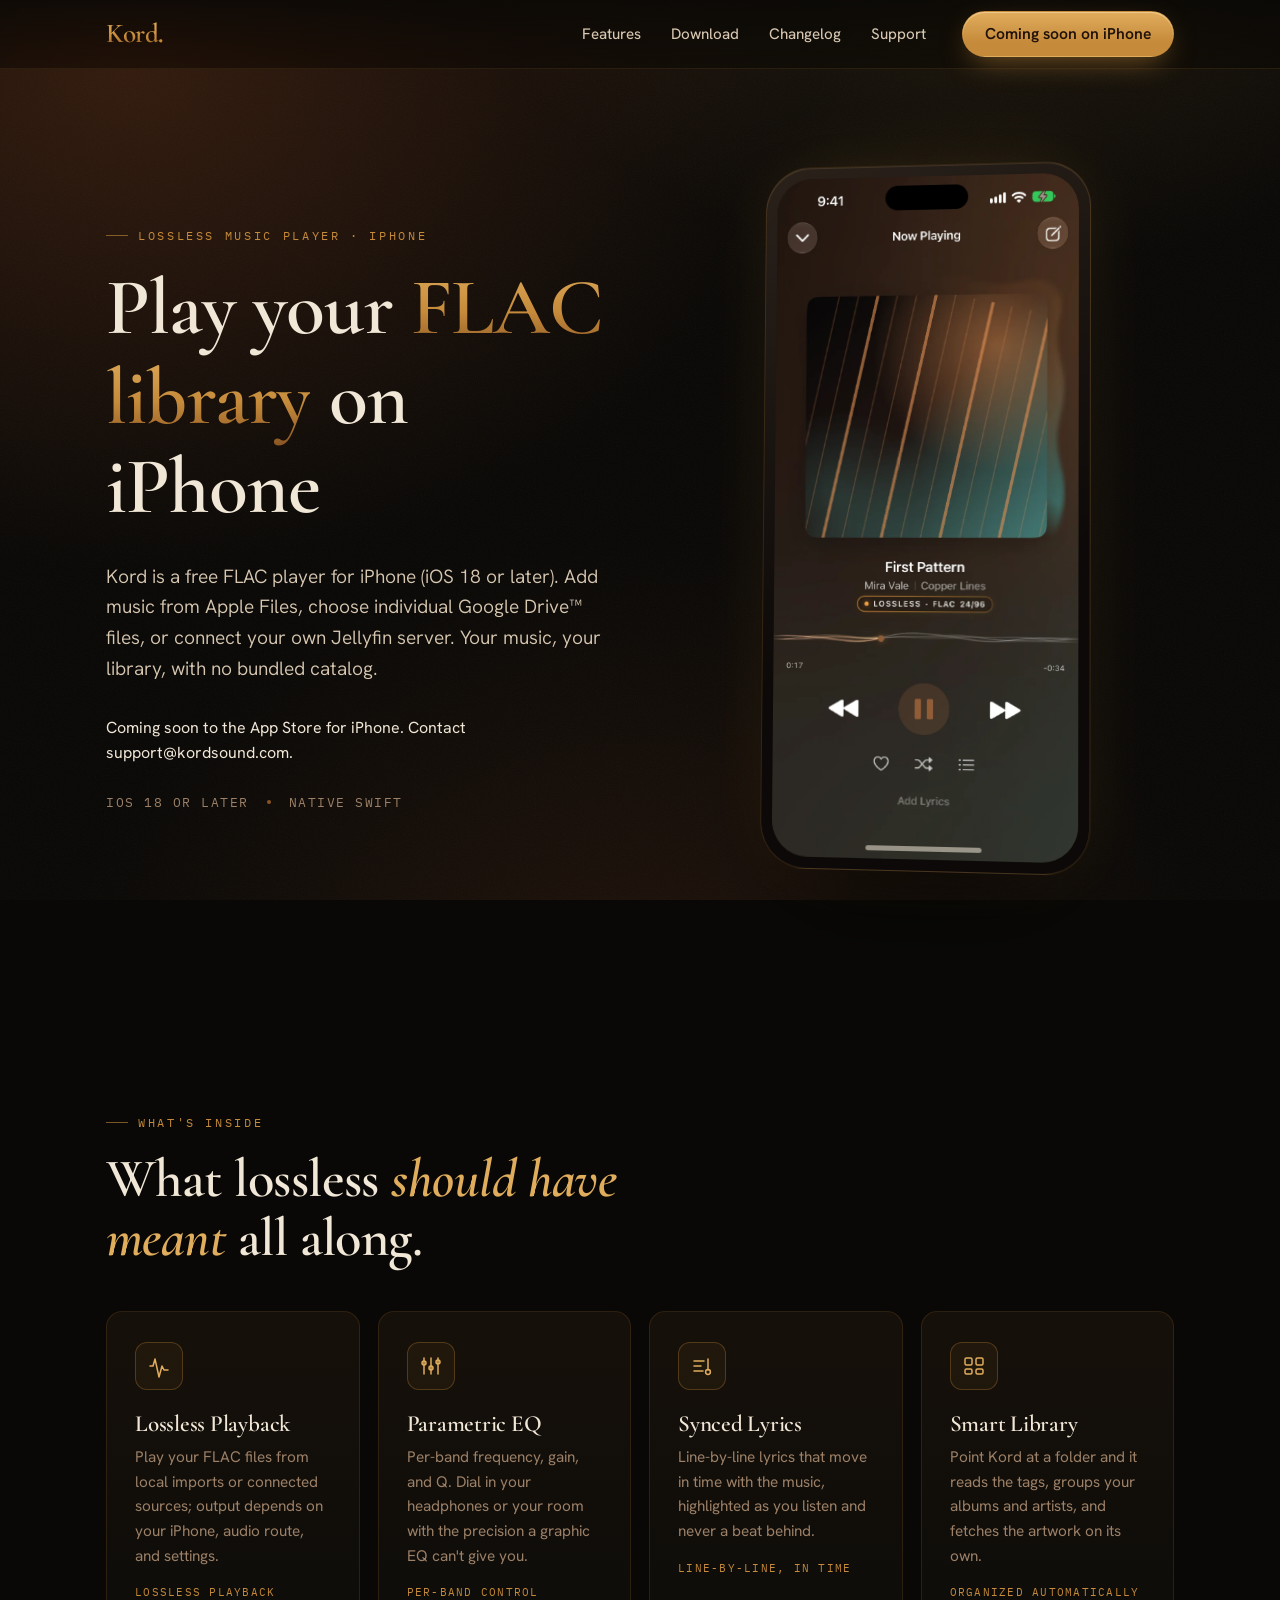
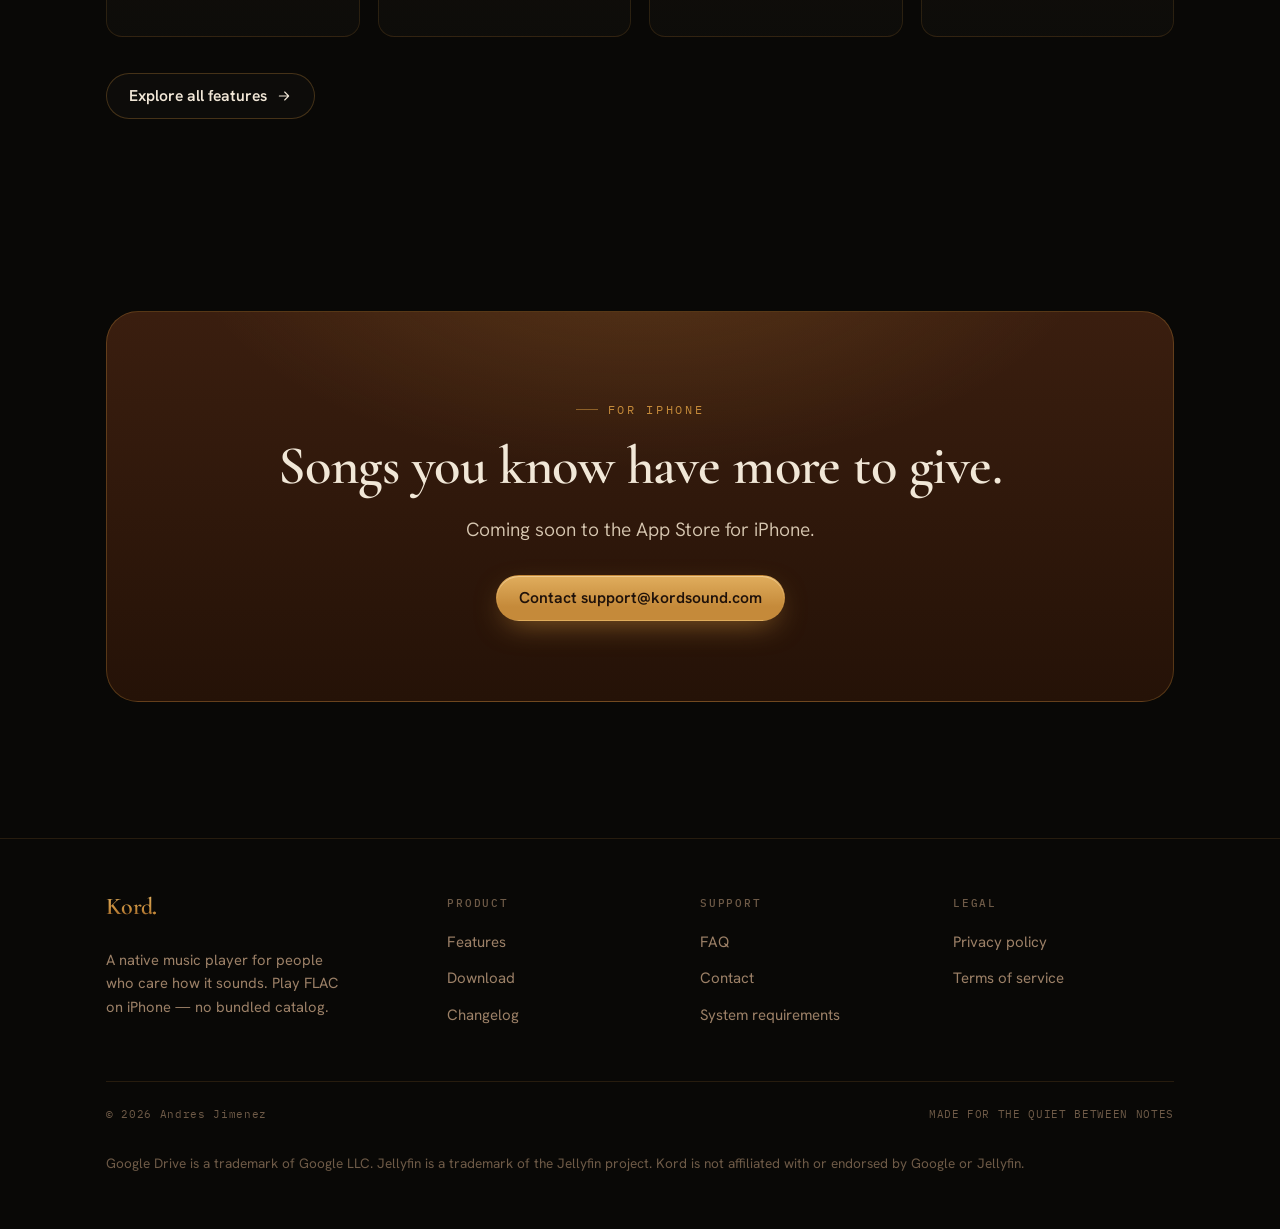
<file: index.html>
<!DOCTYPE html>
<html lang="en">
<head>
<meta charset="UTF-8" />
<meta name="viewport" content="width=device-width, initial-scale=1.0" />
<link rel="preconnect" href="https://fonts.googleapis.com" />
<link rel="preconnect" href="https://fonts.gstatic.com" crossorigin />
<title>Kord — Play your FLAC library on iPhone</title>
<meta name="description" content="Play FLAC files on iPhone from local storage, Google Drive, or your Jellyfin server. Free at launch, no subscription." />

<!-- Open Graph -->
<meta property="og:type" content="website" />
<meta property="og:title" content="Kord — Play your FLAC library on iPhone" />
<meta property="og:description" content="Play FLAC files on iPhone from local storage, Google Drive, or your Jellyfin server." />
<meta property="og:image" content="https://kordsound.com/assets/og.png" />
<meta property="og:image:width" content="2400" />
<meta property="og:image:height" content="1260" />
<meta property="og:url" content="https://kordsound.com/" />
<meta property="og:site_name" content="Kord" />
<meta name="twitter:card" content="summary_large_image" />
<meta name="twitter:image" content="https://kordsound.com/assets/og.png" />
<meta name="theme-color" content="#3A1E0F" />

<link rel="icon" type="image/png" href="assets/kord-logo.png" />
<link rel="apple-touch-icon" href="assets/kord-logo.png" />
<link rel="canonical" href="https://kordsound.com/" />
<!-- Source of truth: assets/site.css (inlined below for reliable rendering; re-inject after edits) -->
<style id="kord-css">
/* ============================================================
   KORD — site stylesheet
   Warm, premium audiophile. Espresso + near-black + amber gold.
   Palette pulled from the app's BrandPalette.swift.
   ============================================================ */

@import url('https://fonts.googleapis.com/css2?family=Cormorant+Garamond:ital,wght@0,400;0,500;0,600;0,700;1,500&family=Hanken+Grotesk:wght@300;400;500;600;700&family=IBM+Plex+Mono:wght@400;500&display=swap');

:root {
  /* Brand fields */
  --near-black:   #090806;
  --surface:      #13110D;
  --espresso:     #3A1E0F;
  --shadow-brown: #251207;
  --walnut:       #5A2F16;

  /* Gold / accent */
  --gold:    #C58A3A;
  --gold-hi: #E0AD5D;
  --bronze:  #8A5524;

  /* Text */
  --text:        #F1E7D7;
  --text-soft:   #D8C8B2;
  --text-muted:  #9C8067;
  --text-faint:  #6E5A47;

  /* Lines & glass */
  --line:        rgba(197, 138, 58, 0.16);
  --line-strong: rgba(197, 138, 58, 0.30);
  --glass:       rgba(36, 24, 14, 0.55);

  /* Type */
  --serif: 'Cormorant Garamond', 'Times New Roman', Georgia, serif;
  --sans:  'Hanken Grotesk', -apple-system, BlinkMacSystemFont, 'Segoe UI', sans-serif;
  --mono:  'IBM Plex Mono', ui-monospace, 'SF Mono', Menlo, monospace;

  /* Layout */
  --maxw: 1180px;
  --gutter: clamp(20px, 5vw, 56px);
  --radius: 16px;
  --radius-sm: 10px;

  --ease: cubic-bezier(0.22, 0.61, 0.36, 1);
}

*, *::before, *::after { box-sizing: border-box; }

html { -webkit-text-size-adjust: 100%; scroll-behavior: smooth; }

body {
  margin: 0;
  font-family: var(--sans);
  font-weight: 400;
  color: var(--text);
  background: var(--near-black);
  line-height: 1.6;
  -webkit-font-smoothing: antialiased;
  text-rendering: optimizeLegibility;
  overflow-x: hidden;
}

/* Warm ambient background: near-black base with espresso glow pools + faint grain */
body::before {
  content: "";
  position: fixed;
  inset: 0;
  z-index: -2;
  background:
    radial-gradient(900px 600px at 78% -10%, rgba(197,138,58,0.14), transparent 60%),
    radial-gradient(1100px 800px at 10% 8%, rgba(58,30,15,0.85), transparent 62%),
    radial-gradient(1000px 900px at 50% 120%, rgba(58,30,15,0.55), transparent 60%),
    var(--near-black);
}
body::after {
  content: "";
  position: fixed;
  inset: 0;
  z-index: -1;
  pointer-events: none;
  opacity: 0.04;
  background-image: url("data:image/svg+xml,%3Csvg xmlns='http://www.w3.org/2000/svg' width='160' height='160'%3E%3Cfilter id='n'%3E%3CfeTurbulence type='fractalNoise' baseFrequency='0.85' numOctaves='2' stitchTiles='stitch'/%3E%3C/filter%3E%3Crect width='100%25' height='100%25' filter='url(%23n)'/%3E%3C/svg%3E");
}

img { max-width: 100%; display: block; }
a { color: inherit; text-decoration: none; }

/* ---------- Layout helpers ---------- */
.container {
  width: 100%;
  max-width: var(--maxw);
  margin-inline: auto;
  padding-inline: var(--gutter);
}
.section { padding-block: clamp(64px, 12vw, 140px); }
.section--tight { padding-block: clamp(48px, 8vw, 96px); }

.eyebrow {
  font-family: var(--mono);
  font-size: 12px;
  letter-spacing: 0.22em;
  text-transform: uppercase;
  color: var(--gold);
  margin: 0 0 18px;
  display: inline-flex;
  align-items: center;
  gap: 10px;
}
.eyebrow::before {
  content: "";
  width: 22px; height: 1px;
  background: var(--gold);
  opacity: 0.6;
}

/* ---------- Typography ---------- */
h1, h2, h3 {
  font-family: var(--serif);
  font-weight: 600;
  line-height: 1.08;
  letter-spacing: -0.01em;
  color: var(--text);
  margin: 0;
  text-wrap: pretty;
}
.display {
  font-size: clamp(2.6rem, 6.6vw, 5rem);
  font-weight: 600;
  line-height: 1.12;
  text-wrap: pretty;
}
.h2 { font-size: clamp(2rem, 4.6vw, 3.4rem); }
.h3 { font-size: clamp(1.4rem, 2.6vw, 1.9rem); }

.lead {
  font-size: clamp(1.05rem, 1.5vw, 1.28rem);
  color: var(--text-soft);
  max-width: 56ch;
  font-weight: 350;
  text-wrap: pretty;
}
.muted { color: var(--text-muted); }

.gold-text {
  background: linear-gradient(180deg, var(--gold-hi), var(--gold) 55%, var(--bronze));
  -webkit-background-clip: text;
  background-clip: text;
  color: transparent;
}
em.serif-italic { font-style: italic; color: var(--gold-hi); }

/* ---------- Buttons ---------- */
.btn {
  display: inline-flex;
  align-items: center;
  justify-content: center;
  gap: 9px;
  font-family: var(--sans);
  font-weight: 600;
  font-size: 0.98rem;
  line-height: 1;
  padding: 14px 22px;
  border-radius: 999px;
  border: 1px solid transparent;
  cursor: pointer;
  transition: transform .25s var(--ease), box-shadow .25s var(--ease),
              background .25s var(--ease), border-color .25s var(--ease);
  white-space: nowrap;
}
.btn:active { transform: translateY(1px) scale(0.99); }

.btn--gold {
  color: #20120A;
  background: linear-gradient(180deg, var(--gold-hi), var(--gold) 70%);
  box-shadow: 0 1px 0 rgba(255,236,200,0.45) inset, 0 10px 30px -10px rgba(197,138,58,0.7);
}
.btn--gold:hover {
  transform: translateY(-2px);
  box-shadow: 0 1px 0 rgba(255,236,200,0.55) inset, 0 16px 40px -12px rgba(197,138,58,0.85);
}
.btn--ghost {
  color: var(--text);
  border-color: var(--line-strong);
  background: rgba(241,231,215,0.02);
}
.btn--ghost:hover { border-color: var(--gold); color: var(--gold-hi); background: rgba(197,138,58,0.06); }
.btn--block { width: 100%; }
.btn--lg { padding: 17px 28px; font-size: 1.04rem; }

/* ---------- Header ---------- */
.site-header {
  position: sticky;
  top: 0;
  z-index: 100;
  backdrop-filter: blur(14px) saturate(140%);
  background: linear-gradient(180deg, rgba(9,8,6,0.82), rgba(9,8,6,0.5));
  border-bottom: 1px solid var(--line);
}
.site-header__inner {
  display: flex;
  align-items: center;
  justify-content: space-between;
  height: 68px;
}
.wordmark {
  font-family: var(--serif);
  font-weight: 600;
  font-size: 1.7rem;
  letter-spacing: -0.01em;
  line-height: 1;
  display: inline-block;
  white-space: nowrap;
}
.wordmark .dot { color: var(--gold); margin-left: -0.04em; }
.wordmark--gold {
  background: linear-gradient(180deg, var(--gold-hi), var(--gold) 60%, var(--bronze));
  -webkit-background-clip: text;
  background-clip: text;
  color: transparent;
}

.nav {
  display: flex;
  align-items: center;
  gap: clamp(18px, 3vw, 36px);
}
.nav__links {
  display: flex;
  gap: clamp(16px, 2.4vw, 30px);
  list-style: none;
  margin: 0; padding: 0;
}
.nav__links a {
  font-size: 0.95rem;
  color: var(--text-soft);
  font-weight: 450;
  position: relative;
  padding-block: 6px;
  transition: color .2s var(--ease);
}
.nav__links a:hover { color: var(--text); }
.nav__links a.is-active { color: var(--gold-hi); }
.nav__links a.is-active::after {
  content: ""; position: absolute; left: 0; right: 0; bottom: -2px;
  height: 1px; background: var(--gold);
}
.nav__cta { display: inline-flex; }

.nav-toggle {
  display: none;
  background: none; border: 1px solid var(--line-strong);
  border-radius: 8px; width: 40px; height: 38px;
  cursor: pointer; color: var(--text);
  align-items: center; justify-content: center;
}
.nav-toggle svg { width: 20px; height: 20px; }

/* ---------- Hero ---------- */
.hero { position: relative; padding-top: clamp(48px, 8vw, 92px); }
.hero__grid {
  display: grid;
  grid-template-columns: 1.02fr 1fr;
  gap: clamp(32px, 5vw, 72px);
  align-items: center;
}
.hero__copy { max-width: 600px; }
.hero h1 { margin-bottom: 30px; }
.hero .lead { margin-bottom: 30px; }
.platform-tags {
  display: flex; gap: 18px; align-items: center;
  margin-top: 26px;
  font-family: var(--mono);
  font-size: 12.5px;
  letter-spacing: 0.12em;
  color: var(--text-muted);
  text-transform: uppercase;
}
.platform-tags .dotsep { width: 4px; height: 4px; border-radius: 50%; background: var(--bronze); }

/* ---------- iPhone now-playing mockup (mirrors the Kord iOS app) ---------- */
.iphone {
  width: min(330px, 82vw);
  margin-inline: auto;
  aspect-ratio: 9 / 19.3;
  border-radius: 46px;
  padding: 11px;
  background: linear-gradient(155deg, #2a211a, #0c0908 62%);
  border: 1px solid rgba(197,138,58,0.22);
  box-shadow:
    0 1px 0 rgba(255,221,170,0.10) inset,
    0 50px 100px -34px rgba(0,0,0,0.9),
    0 0 80px -22px rgba(197,138,58,0.30);
  position: relative;
  transform: perspective(1700px) rotateY(-7deg) rotateX(2.5deg);
  transition: transform .6s var(--ease);
}
.iphone:hover { transform: perspective(1700px) rotateY(-2.5deg) rotateX(1deg) translateY(-5px); }
.iphone__screen {
  position: relative;
  height: 100%;
  border-radius: 36px;
  overflow: hidden;
  background: var(--shadow-brown);
  display: flex;
  flex-direction: column;
}
.iphone__island {
  position: absolute; top: 9px; left: 50%; transform: translateX(-50%);
  width: 84px; height: 25px; border-radius: 999px; background: #000; z-index: 6;
}
/* real Now Playing screenshot, filling the screen */
.iphone__shot { position: absolute; inset: 0; width: 100%; height: 100%; object-fit: cover; object-position: top center; z-index: 1; display: block; }
.ios-home { position: absolute; bottom: 8px; left: 50%; transform: translateX(-50%); width: 116px; height: 5px; border-radius: 999px; background: rgba(241,231,215,0.55); z-index: 5; }

/* ---------- Placeholder (striped) ---------- */
.ph {
  position: relative;
  display: grid; place-items: center;
  background:
    repeating-linear-gradient(135deg, rgba(197,138,58,0.10) 0 10px, rgba(197,138,58,0.02) 10px 20px),
    var(--shadow-brown);
  color: var(--text-faint);
}
.ph span {
  font-family: var(--mono); font-size: 10px; letter-spacing: 0.1em;
  text-transform: uppercase; color: var(--text-muted);
}

/* ---------- Feature cards ---------- */
.grid-features {
  display: grid;
  grid-template-columns: repeat(auto-fit, minmax(250px, 1fr));
  gap: 18px;
}
.fcard {
  position: relative;
  padding: 30px 28px 32px;
  border-radius: var(--radius);
  background: linear-gradient(180deg, rgba(36,24,14,0.5), rgba(19,17,13,0.5));
  border: 1px solid var(--line);
  overflow: hidden;
  transition: transform .35s var(--ease), border-color .35s var(--ease), background .35s var(--ease);
}
.fcard::after {
  content: ""; position: absolute; inset: 0; pointer-events: none;
  background: radial-gradient(420px 200px at 80% -10%, rgba(197,138,58,0.12), transparent 70%);
  opacity: 0; transition: opacity .4s var(--ease);
}
.fcard:hover { transform: translateY(-5px); border-color: var(--line-strong); }
.fcard:hover::after { opacity: 1; }
.fcard__icon {
  width: 48px; height: 48px; border-radius: 12px;
  display: grid; place-items: center;
  border: 1px solid var(--line-strong);
  background: rgba(197,138,58,0.07);
  margin-bottom: 22px;
}
.fcard__icon svg { width: 24px; height: 24px; stroke: var(--gold-hi); fill: none; stroke-width: 1.5; }
.fcard h3 { font-size: 1.45rem; margin-bottom: 8px; }
.fcard p { color: var(--text-muted); font-size: 0.96rem; margin: 0; }
.fcard__tag {
  font-family: var(--mono); font-size: 10.5px; letter-spacing: 0.12em;
  text-transform: uppercase; color: var(--gold); margin-top: 16px; display: inline-block;
}

/* feature — large alternating rows (features page) */
.frow {
  display: grid;
  grid-template-columns: 1fr 1fr;
  gap: clamp(28px, 5vw, 72px);
  align-items: center;
  padding-block: clamp(40px, 7vw, 84px);
  border-top: 1px solid var(--line);
}
.frow:nth-child(even) .frow__visual { order: -1; }
.frow__num { font-family: var(--mono); font-size: 12px; color: var(--gold); letter-spacing: 0.2em; }
.frow h2 { margin: 14px 0 16px; }
.frow ul { list-style: none; margin: 22px 0 0; padding: 0; display: grid; gap: 12px; }
.frow li { display: flex; gap: 12px; color: var(--text-soft); font-size: 0.98rem; }
.frow li svg { width: 18px; height: 18px; stroke: var(--gold); flex-shrink: 0; margin-top: 3px; }
.frow__visual {
  aspect-ratio: 4/3; border-radius: var(--radius);
  border: 1px solid var(--line-strong); overflow: hidden;
}

/* ---------- CTA band ---------- */
.cta-band {
  position: relative;
  border-radius: clamp(20px, 4vw, 32px);
  padding: clamp(44px, 7vw, 80px) var(--gutter);
  text-align: center;
  background:
    radial-gradient(700px 360px at 50% -20%, rgba(197,138,58,0.22), transparent 65%),
    linear-gradient(180deg, var(--espresso), var(--shadow-brown));
  border: 1px solid var(--line-strong);
  overflow: hidden;
}
.cta-band h2 { margin-bottom: 16px; }
.cta-band .lead { margin-inline: auto; margin-bottom: 30px; }

/* ---------- Footer ---------- */
.site-footer {
  border-top: 1px solid var(--line);
  padding-block: 56px 40px;
  margin-top: 40px;
}
.footer-grid {
  display: grid;
  grid-template-columns: 1.4fr repeat(3, 1fr);
  gap: 40px 32px;
}
.footer-brand .wordmark { font-size: 1.5rem; margin-bottom: 14px; }
.footer-brand p { color: var(--text-muted); font-size: 0.92rem; max-width: 30ch; }
.footer-col h4 {
  font-family: var(--mono); font-size: 11px; letter-spacing: 0.16em; text-transform: uppercase;
  color: var(--text-faint); margin: 0 0 16px; font-weight: 500;
}
.footer-col ul { list-style: none; margin: 0; padding: 0; display: grid; gap: 11px; }
.footer-col a { color: var(--text-muted); font-size: 0.94rem; transition: color .2s; }
.footer-col a:hover { color: var(--gold-hi); }
.footer-bottom {
  display: flex; justify-content: space-between; align-items: center; gap: 16px;
  margin-top: 48px; padding-top: 24px; border-top: 1px solid var(--line);
  font-size: 0.85rem; color: var(--text-faint); flex-wrap: wrap;
}
.footer-bottom .mono { font-family: var(--mono); font-size: 11px; letter-spacing: 0.06em; }

/* ---------- Page hero (interior pages) ---------- */
.page-hero { padding-top: clamp(56px, 9vw, 110px); padding-bottom: clamp(24px, 4vw, 40px); }
.page-hero h1 { margin-bottom: 26px; }
.page-hero .lead { margin-inline: 0; }

/* ---------- Specs (download) ---------- */
.specs { display: grid; grid-template-columns: 1fr 1fr; gap: 18px; }
.spec-card {
  border: 1px solid var(--line); border-radius: var(--radius);
  background: rgba(19,17,13,0.5); padding: 26px 28px;
}
.spec-card h3 { font-size: 1.3rem; margin-bottom: 18px; display: flex; align-items: center; gap: 10px; }
.spec-card h3 svg { width: 20px; height: 20px; stroke: var(--gold-hi); fill: none; stroke-width: 1.5; }
.spec-list { list-style: none; margin: 0; padding: 0; display: grid; gap: 0; }
.spec-list li {
  display: flex; justify-content: space-between; gap: 16px;
  padding: 12px 0; border-top: 1px solid var(--line);
  font-size: 0.94rem;
}
.spec-list li:first-child { border-top: none; }
.spec-list .k { color: var(--text-muted); }
.spec-list .v { color: var(--text); font-family: var(--mono); font-size: 0.84rem; text-align: right; }

.coming-soon-badge {
  display: inline-flex; align-items: center; gap: 10px;
  font-family: var(--mono); font-size: 12px; letter-spacing: 0.14em; text-transform: uppercase;
  color: var(--gold-hi);
  border: 1px solid var(--line-strong); border-radius: 999px;
  padding: 8px 16px; margin-bottom: 24px;
}
.platform-pills { display: flex; gap: 14px; flex-wrap: wrap; margin-top: 4px; }
.platform-pill {
  display: flex; align-items: center; gap: 12px;
  border: 1px solid var(--line); border-radius: var(--radius-sm);
  padding: 16px 20px; background: rgba(19,17,13,0.5); min-width: 200px;
}
.platform-pill svg { width: 26px; height: 26px; fill: var(--gold-hi); }
.platform-pill .pp-name { font-weight: 600; }
.platform-pill .pp-sub { font-family: var(--mono); font-size: 10.5px; color: var(--text-muted); letter-spacing: 0.06em; }

/* ---------- Changelog ---------- */
.log-list { display: grid; gap: 0; }
.log-item {
  display: grid; grid-template-columns: 200px 1fr; gap: 28px;
  padding-block: 34px; border-top: 1px solid var(--line);
  transition: background .3s;
}
.log-item:hover { background: rgba(197,138,58,0.03); }
.log-meta .ver {
  font-family: var(--serif); font-size: 2rem; font-weight: 600; color: var(--gold-hi);
}
.log-meta .date { font-family: var(--mono); font-size: 11.5px; color: var(--text-muted); letter-spacing: 0.06em; margin-top: 4px; }
.log-meta .pill {
  display: inline-block; margin-top: 12px;
  font-family: var(--mono); font-size: 10px; letter-spacing: 0.1em; text-transform: uppercase;
  color: var(--gold); border: 1px solid var(--line-strong); border-radius: 999px; padding: 3px 10px;
}
.log-body h3 { font-size: 1.5rem; margin-bottom: 12px; }
.log-body p { color: var(--text-muted); margin: 0 0 16px; }
.log-body ul { margin: 0; padding-left: 0; list-style: none; display: grid; gap: 10px; }
.log-body li { display: flex; gap: 11px; color: var(--text-soft); font-size: 0.96rem; }
.log-body li::before { content: "—"; color: var(--gold); }
.log-body a.readmore { color: var(--gold-hi); font-weight: 500; font-size: 0.94rem; display: inline-flex; gap: 7px; align-items: center; }

/* changelog single entry */
.prose { max-width: 70ch; }
.prose h2 { font-size: 1.7rem; margin: 38px 0 14px; }
.prose h3 { font-size: 1.3rem; margin: 28px 0 10px; }
.prose p { color: var(--text-soft); margin: 0 0 18px; }
.prose ul { padding-left: 0; list-style: none; display: grid; gap: 11px; margin: 0 0 22px; }
.prose li { display: flex; gap: 12px; color: var(--text-soft); }
.prose li::before { content: "—"; color: var(--gold); flex-shrink: 0; }
.back-link { display: inline-flex; gap: 8px; align-items: center; color: var(--text-muted); font-size: 0.92rem; margin-bottom: 28px; }
.back-link:hover { color: var(--gold-hi); }
.back-link svg { width: 16px; height: 16px; stroke: currentColor; fill: none; stroke-width: 1.6; }

/* ---------- FAQ ---------- */
.faq { display: grid; gap: 0; max-width: 820px; }
.faq-item { border-top: 1px solid var(--line); }
.faq-item:last-child { border-bottom: 1px solid var(--line); }
.faq-q {
  width: 100%; text-align: left; background: none; border: none; cursor: pointer;
  display: flex; justify-content: space-between; align-items: center; gap: 20px;
  padding: 24px 4px; color: var(--text); font-family: var(--serif);
  font-size: clamp(1.15rem, 2vw, 1.45rem); font-weight: 500; line-height: 1.2;
}
.faq-q .chev { width: 22px; height: 22px; flex-shrink: 0; stroke: var(--gold); fill: none; stroke-width: 1.6; transition: transform .35s var(--ease); }
.faq-item.open .faq-q .chev { transform: rotate(45deg); }
.faq-a { overflow: hidden; max-height: 0; transition: max-height .4s var(--ease); }
.faq-a__inner { padding: 0 4px 26px; color: var(--text-muted); max-width: 64ch; }
.faq-a__inner p { margin: 0 0 12px; }

/* ---------- Reveal animation (progressive enhancement: visible by default) ---------- */
.reveal { opacity: 1; transform: none; }
.js-anim .reveal { opacity: 0; transform: translateY(24px); transition: opacity .8s var(--ease), transform .8s var(--ease); }
.js-anim .reveal.in { opacity: 1; transform: none; }
.reveal[data-d="1"] { transition-delay: .08s; }
.reveal[data-d="2"] { transition-delay: .16s; }
.reveal[data-d="3"] { transition-delay: .24s; }
.reveal[data-d="4"] { transition-delay: .32s; }
@media (prefers-reduced-motion: reduce) {
  .reveal { opacity: 1 !important; transform: none !important; }
  .iphone { transform: none !important; }
  * { scroll-behavior: auto !important; }
}

/* ---------- Responsive ---------- */
@media (max-width: 980px) {
  .hero__grid { grid-template-columns: 1fr; }
  .hero__visual { max-width: 360px; margin-inline: auto; }
  .iphone { transform: none; }
  .frow { grid-template-columns: 1fr; }
  .frow:nth-child(even) .frow__visual { order: 0; }
  .specs { grid-template-columns: 1fr; }
  .footer-grid { grid-template-columns: 1fr 1fr; }
  .log-item { grid-template-columns: 1fr; gap: 14px; }
}
@media (max-width: 680px) {
  .nav__links, .nav__cta { display: none; }
  .nav-toggle { display: inline-flex; }
  .nav.is-open .nav__links {
    display: flex; flex-direction: column; gap: 4px;
    position: absolute; left: 0; right: 0; top: 68px;
    background: rgba(9,8,6,0.97); backdrop-filter: blur(16px);
    border-bottom: 1px solid var(--line); padding: 16px var(--gutter) 24px;
  }
  .nav.is-open .nav__links a { padding: 12px 0; font-size: 1.05rem; border-bottom: 1px solid var(--line); }
  .nav.is-open .nav__cta { display: flex; padding: 8px var(--gutter) 20px; position: absolute; left: 0; right: 0; top: calc(68px + 270px); background: rgba(9,8,6,0.97); }
  .footer-grid { grid-template-columns: 1fr; gap: 28px; }
}

</style>
</head>
<body>

<!-- ============ HEADER (shared) ============ -->
<header class="site-header">
  <div class="container site-header__inner">
    <a class="wordmark wordmark--gold" href="/" aria-label="Kord home">Kord<span class="dot">.</span></a>
    <nav class="nav" aria-label="Primary">
      <ul class="nav__links">
        <li><a href="features">Features</a></li>
        <li><a href="download">Download</a></li>
        <li><a href="changelog">Changelog</a></li>
        <li><a href="support">Support</a></li>
      </ul>
      <a class="btn btn--gold nav__cta" href="download">Coming soon on iPhone</a>
    </nav>
    <button class="nav-toggle" aria-label="Menu" aria-expanded="false">
      <svg viewBox="0 0 24 24" fill="none" stroke="currentColor" stroke-width="1.6"><path d="M3 6h18M3 12h18M3 18h18"/></svg>
    </button>
  </div>
</header>

<main>
  <!-- ============ HERO ============ -->
  <section class="hero section" data-screen-label="Home / Hero">
    <div class="container hero__grid">
      <div class="hero__copy">
        <p class="eyebrow">Lossless music player · iPhone</p>
        <h1 class="display">Play your <span class="gold-text">FLAC library</span> on iPhone</h1>
        <p class="lead">Kord is a free FLAC player for iPhone (iOS 18 or later). Add music from Apple Files, choose individual Google Drive™ files, or connect your own Jellyfin server. Your music, your library, with no bundled catalog.</p>

        <p>Coming soon to the App Store for iPhone. <a href="mailto:support@kordsound.com">Contact support@kordsound.com</a>.</p>

        <div class="platform-tags">
          <span>iOS 18 or later</span><span class="dotsep"></span>
          <span>Native Swift</span>
        </div>
      </div>

      <!-- Kord Now Playing screenshot inside a CSS device bezel -->
      <div class="hero__visual">
        <div class="iphone" role="img" aria-label="Kord Now Playing screen on iPhone showing fictional music">
          <div class="iphone__screen">
            <img class="iphone__shot" src="assets/now-playing.webp" width="921" height="2002"
                 alt="Kord Now Playing screen showing First Pattern by Mira Vale with original geometric artwork and a FLAC 24/96 badge" />
            <div class="iphone__island" aria-hidden="true"></div>
            <div class="ios-home" aria-hidden="true"></div>
          </div>
        </div>
      </div>
    </div>
  </section>

  <!-- ============ FEATURES GRID ============ -->
  <section class="section section--tight" data-screen-label="Home / Features">
    <div class="container">
      <div class="reveal" style="max-width: 640px; margin-bottom: 44px;">
        <p class="eyebrow">What's inside</p>
        <h2 class="h2">What lossless <em class="serif-italic">should have meant</em> all along.</h2>
      </div>

      <div class="grid-features">
        <article class="fcard reveal">
          <div class="fcard__icon">
            <svg viewBox="0 0 24 24"><path d="M3 12h3l2-7 4 18 3-11 2 4h4" stroke-linecap="round" stroke-linejoin="round"/></svg>
          </div>
          <h3>Lossless Playback</h3>
          <p>Play your FLAC files from local imports or connected sources; output depends on your iPhone, audio route, and settings.</p>
          <span class="fcard__tag">Lossless playback</span>
        </article>

        <article class="fcard reveal" data-d="1">
          <div class="fcard__icon">
            <svg viewBox="0 0 24 24"><path d="M5 4v16M12 4v16M19 4v16" stroke-linecap="round"/><circle cx="5" cy="9" r="2" fill="none"/><circle cx="12" cy="14" r="2" fill="none"/><circle cx="19" cy="8" r="2" fill="none"/></svg>
          </div>
          <h3>Parametric EQ</h3>
          <p>Per-band frequency, gain, and Q. Dial in your headphones or your room with the precision a graphic EQ can't give you.</p>
          <span class="fcard__tag">Per-band control</span>
        </article>

        <article class="fcard reveal" data-d="2">
          <div class="fcard__icon">
            <svg viewBox="0 0 24 24"><path d="M4 7h10M4 12h7M4 17h9" stroke-linecap="round"/><path d="M18 5v11" stroke-linecap="round"/><circle cx="18" cy="18" r="2.4" fill="none"/></svg>
          </div>
          <h3>Synced Lyrics</h3>
          <p>Line-by-line lyrics that move in time with the music, highlighted as you listen and never a beat behind.</p>
          <span class="fcard__tag">Line-by-line, in time</span>
        </article>

        <article class="fcard reveal" data-d="3">
          <div class="fcard__icon">
            <svg viewBox="0 0 24 24"><rect x="3" y="4" width="7" height="7" rx="1.5" fill="none"/><rect x="14" y="4" width="7" height="7" rx="1.5" fill="none"/><rect x="3" y="15" width="7" height="5" rx="1.5" fill="none"/><rect x="14" y="15" width="7" height="5" rx="1.5" fill="none"/></svg>
          </div>
          <h3>Smart Library</h3>
          <p>Point Kord at a folder and it reads the tags, groups your albums and artists, and fetches the artwork on its own.</p>
          <span class="fcard__tag">Organized automatically</span>
        </article>
      </div>

      <div class="reveal" style="margin-top: 36px;">
        <a class="btn btn--ghost" href="features">Explore all features
          <svg viewBox="0 0 24 24" width="16" height="16" fill="none" stroke="currentColor" stroke-width="1.6" style="stroke:currentColor"><path d="M5 12h14M13 6l6 6-6 6" stroke-linecap="round" stroke-linejoin="round"/></svg>
        </a>
      </div>
    </div>
  </section>

  <!-- ============ CLOSING CTA ============ -->
  <section class="section section--tight" data-screen-label="Home / CTA">
    <div class="container">
      <div class="cta-band reveal">
        <p class="eyebrow" style="justify-content:center;">For iPhone</p>
        <h2 class="h2">Songs you know have more to give.</h2>
        <p class="lead">Coming soon to the App Store for iPhone.</p>
        <a class="btn btn--gold" href="mailto:support@kordsound.com">Contact support@kordsound.com</a>
      </div>
    </div>
  </section>
</main>

<!-- ============ FOOTER (shared) ============ -->
<footer class="site-footer">
  <div class="container">
    <div class="footer-grid">
      <div class="footer-brand">
        <div class="wordmark wordmark--gold">Kord<span class="dot">.</span></div>
        <p>A native music player for people who care how it sounds. Play FLAC on iPhone — no bundled catalog.</p>
      </div>
      <div class="footer-col">
        <h4>Product</h4>
        <ul>
          <li><a href="features">Features</a></li>
          <li><a href="download">Download</a></li>
          <li><a href="changelog">Changelog</a></li>
        </ul>
      </div>
      <div class="footer-col">
        <h4>Support</h4>
        <ul>
          <li><a href="support">FAQ</a></li>
          <li><a href="support#contact">Contact</a></li>
          <li><a href="download">System requirements</a></li>
        </ul>
      </div>
      <div class="footer-col">
        <h4>Legal</h4>
        <ul>
          <li><a href="privacy">Privacy policy</a></li>
          <li><a href="terms">Terms of service</a></li>
        </ul>
      </div>
    </div>
    <div class="footer-bottom">
      <span class="mono">© 2026 Andres Jimenez</span>
      <span class="mono">MADE FOR THE QUIET BETWEEN NOTES</span>
      <p>Google Drive is a trademark of Google LLC. Jellyfin is a trademark of the Jellyfin project. Kord is not affiliated with or endorsed by Google or Jellyfin.</p>
    </div>
  </div>
</footer>

<script src="assets/site.js" defer></script>
</body>
</html>
</file>
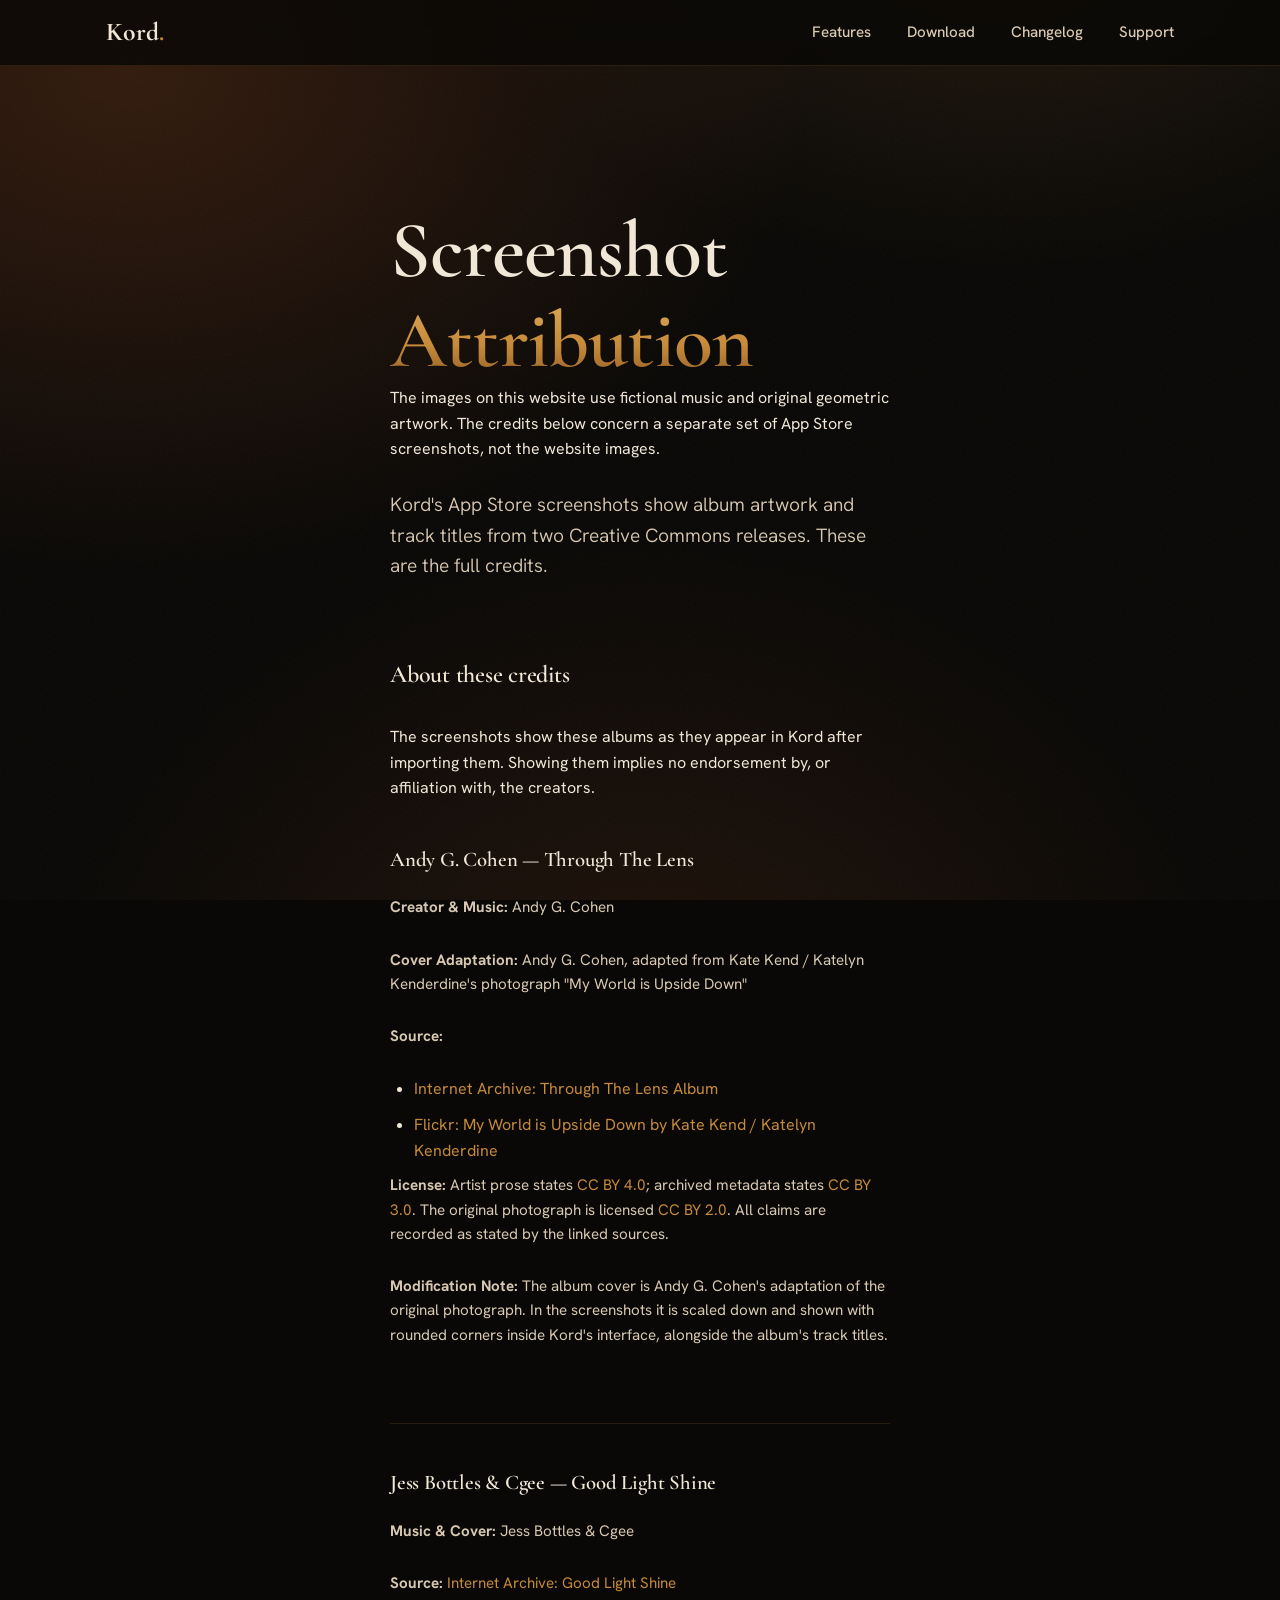
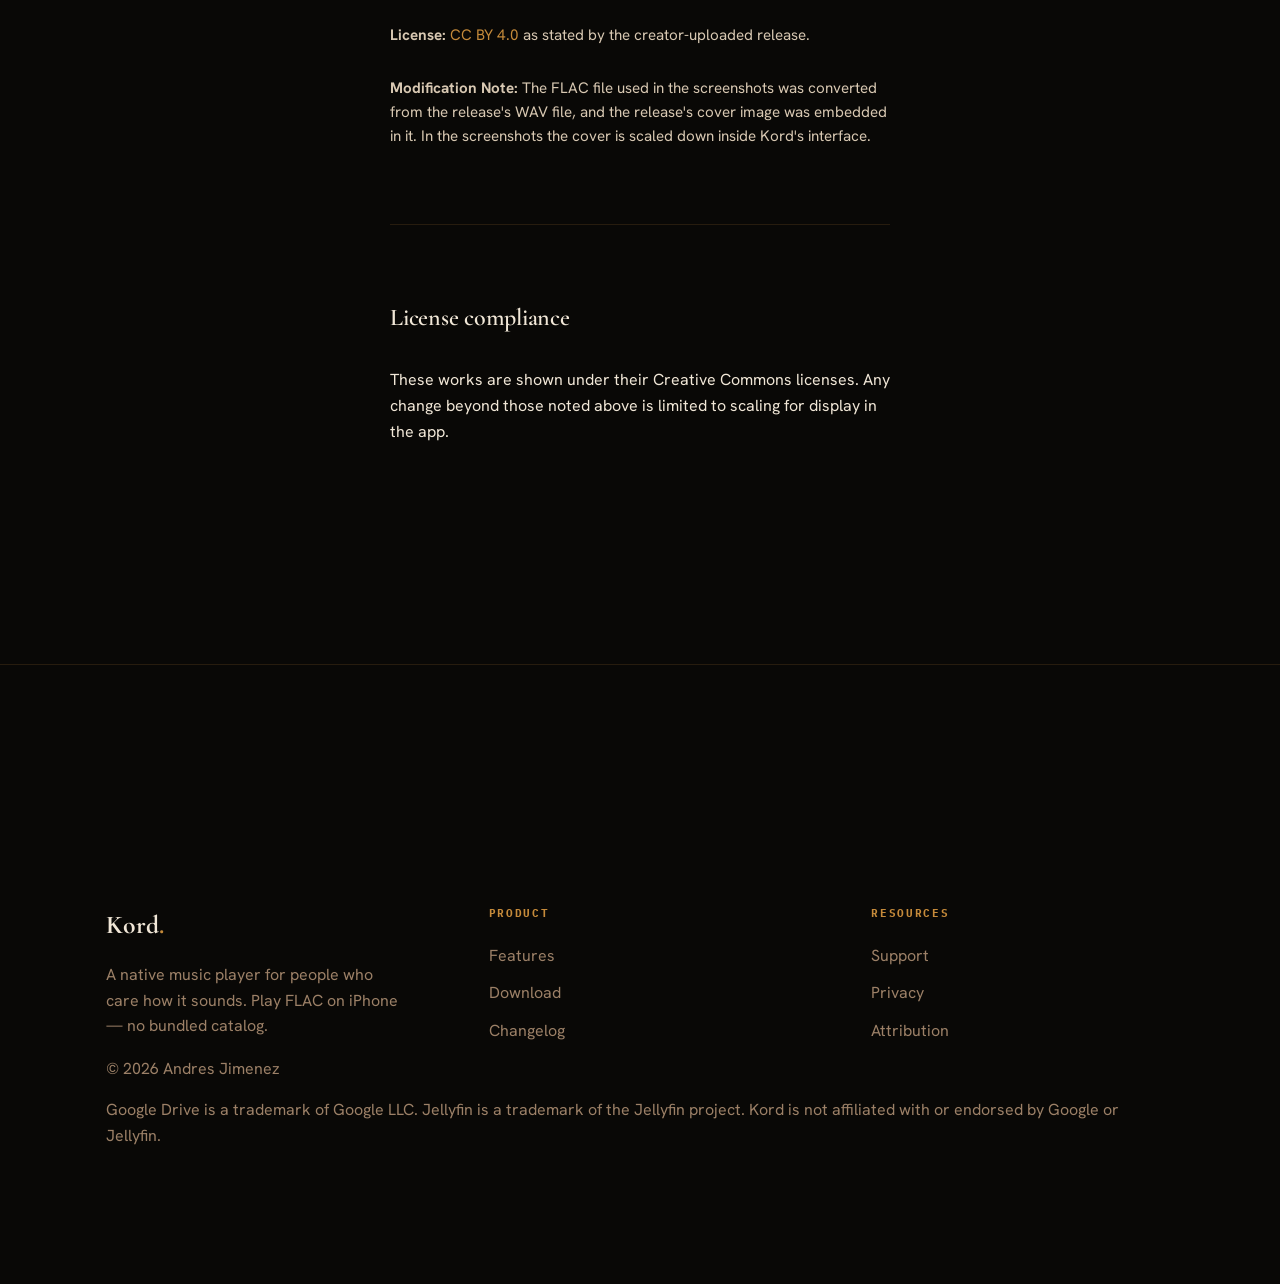
<file: attribution/index.html>
<!DOCTYPE html>
<html lang="en">
<head>
<meta charset="UTF-8" />
<meta name="viewport" content="width=device-width, initial-scale=1.0" />
<link rel="preconnect" href="https://fonts.googleapis.com" />
<link rel="preconnect" href="https://fonts.gstatic.com" crossorigin />
<title>Screenshot Attribution — Kord</title>
<meta name="description" content="Credits for Creative Commons music and artwork featured in Kord screenshots." />
<meta property="og:type" content="website" />
<meta property="og:title" content="Screenshot Attribution — Kord" />
<meta property="og:description" content="Credits for Creative Commons music and artwork featured in Kord screenshots." />
<meta property="og:image" content="https://kordsound.com/assets/og.png" />
<meta property="og:image:width" content="2400" />
<meta property="og:image:height" content="1260" />
<meta property="og:url" content="https://kordsound.com/attribution/" />
<meta property="og:site_name" content="Kord" />
<meta name="twitter:card" content="summary_large_image" />
<meta name="twitter:image" content="https://kordsound.com/assets/og.png" />
<meta name="theme-color" content="#3A1E0F" />
<link rel="icon" type="image/png" href="../assets/kord-logo.png" />
<link rel="apple-touch-icon" href="../assets/kord-logo.png" />
<link rel="canonical" href="https://kordsound.com/attribution/" />
<style id="kord-css">
/* ============================================================
   KORD — site stylesheet
   Warm, premium audiophile. Espresso + near-black + amber gold.
   Palette pulled from the app's BrandPalette.swift.
   ============================================================ */

@import url('https://fonts.googleapis.com/css2?family=Cormorant+Garamond:ital,wght@0,400;0,500;0,600;0,700;1,500&family=Hanken+Grotesk:wght@300;400;500;600;700&family=IBM+Plex+Mono:wght@400;500&display=swap');

:root {
  /* Brand fields */
  --near-black:   #090806;
  --surface:      #13110D;
  --espresso:     #3A1E0F;
  --shadow-brown: #251207;
  --walnut:       #5A2F16;

  /* Gold / accent */
  --gold:    #C58A3A;
  --gold-hi: #E0AD5D;
  --bronze:  #8A5524;

  /* Text */
  --text:        #F1E7D7;
  --text-soft:   #D8C8B2;
  --text-muted:  #9C8067;
  --text-faint:  #6E5A47;

  /* Lines & glass */
  --line:        rgba(197, 138, 58, 0.16);
  --line-strong: rgba(197, 138, 58, 0.30);
  --glass:       rgba(36, 24, 14, 0.55);

  /* Type */
  --serif: 'Cormorant Garamond', 'Times New Roman', Georgia, serif;
  --sans:  'Hanken Grotesk', -apple-system, BlinkMacSystemFont, 'Segoe UI', sans-serif;
  --mono:  'IBM Plex Mono', ui-monospace, 'SF Mono', Menlo, monospace;

  /* Layout */
  --maxw: 1180px;
  --gutter: clamp(20px, 5vw, 56px);
  --radius: 16px;
  --radius-sm: 10px;

  --ease: cubic-bezier(0.22, 0.61, 0.36, 1);
}

*, *::before, *::after { box-sizing: border-box; }

html { -webkit-text-size-adjust: 100%; scroll-behavior: smooth; }

body {
  margin: 0;
  font-family: var(--sans);
  font-weight: 400;
  color: var(--text);
  background: var(--near-black);
  line-height: 1.6;
  -webkit-font-smoothing: antialiased;
  text-rendering: optimizeLegibility;
  overflow-x: hidden;
}

body::before {
  content: "";
  position: fixed;
  inset: 0;
  z-index: -2;
  background:
    radial-gradient(900px 600px at 78% -10%, rgba(197,138,58,0.14), transparent 60%),
    radial-gradient(1100px 800px at 10% 8%, rgba(58,30,15,0.85), transparent 62%),
    radial-gradient(1000px 900px at 50% 120%, rgba(58,30,15,0.55), transparent 60%),
    var(--near-black);
}
body::after {
  content: "";
  position: fixed;
  inset: 0;
  z-index: -1;
  pointer-events: none;
  opacity: 0.04;
  background-image: url("data:image/svg+xml,%3Csvg xmlns='http://www.w3.org/2000/svg' width='160' height='160'%3E%3Cfilter id='n'%3E%3CfeTurbulence type='fractalNoise' baseFrequency='0.85' numOctaves='2' stitchTiles='stitch'/%3E%3C/filter%3E%3Crect width='100%25' height='100%25' filter='url(%23n)'/%3E%3C/svg%3E");
}

img { max-width: 100%; display: block; }
a { color: inherit; text-decoration: none; }

.container {
  width: 100%;
  max-width: var(--maxw);
  margin-inline: auto;
  padding-inline: var(--gutter);
}
.section { padding-block: clamp(64px, 12vw, 140px); }
.section--tight { padding-block: clamp(48px, 8vw, 96px); }

.eyebrow {
  font-family: var(--mono);
  font-size: 12px;
  letter-spacing: 0.22em;
  text-transform: uppercase;
  color: var(--gold);
  margin: 0 0 18px;
  display: inline-flex;
  align-items: center;
  gap: 10px;
}
.eyebrow::before {
  content: "";
  width: 22px; height: 1px;
  background: var(--gold);
  opacity: 0.6;
}

h1, h2, h3 {
  font-family: var(--serif);
  font-weight: 600;
  line-height: 1.08;
  letter-spacing: -0.01em;
  color: var(--text);
  margin: 0;
  text-wrap: pretty;
}
.display {
  font-size: clamp(2.6rem, 6.6vw, 5rem);
  font-weight: 600;
  line-height: 1.12;
  text-wrap: pretty;
}
.h2 { font-size: clamp(2rem, 4.6vw, 3.4rem); }
.h3 { font-size: clamp(1.4rem, 2.6vw, 1.9rem); }

.lead {
  font-size: clamp(1.05rem, 1.5vw, 1.28rem);
  color: var(--text-soft);
  max-width: 56ch;
  font-weight: 350;
  text-wrap: pretty;
}
.muted { color: var(--text-muted); }

.gold-text {
  background: linear-gradient(180deg, var(--gold-hi), var(--gold) 55%, var(--bronze));
  -webkit-background-clip: text;
  background-clip: text;
  color: transparent;
}

.btn {
  display: inline-flex;
  align-items: center;
  justify-content: center;
  gap: 9px;
  font-family: var(--sans);
  font-weight: 600;
  font-size: 0.98rem;
  line-height: 1;
  padding: 14px 22px;
  border-radius: 999px;
  border: 1px solid transparent;
  cursor: pointer;
  transition: transform .25s var(--ease), box-shadow .25s var(--ease),
              background .25s var(--ease), border-color .25s var(--ease);
  white-space: nowrap;
}
.btn:active { transform: translateY(1px) scale(0.99); }
.btn--gold {
  color: #20120A;
  background: linear-gradient(180deg, var(--gold-hi), var(--gold) 70%);
  box-shadow: 0 1px 0 rgba(255,236,200,0.45) inset, 0 10px 30px -10px rgba(197,138,58,0.7);
}
.btn--gold:hover {
  transform: translateY(-2px);
  box-shadow: 0 1px 0 rgba(255,236,200,0.55) inset, 0 16px 40px -12px rgba(197,138,58,0.85);
}
.btn--ghost {
  color: var(--text);
  background: transparent;
  border-color: var(--line-strong);
}
.btn--ghost:hover {
  border-color: var(--gold-hi);
  background: rgba(197, 138, 58, 0.06);
}

.site-header {
  position: sticky;
  top: 0;
  z-index: 1000;
  background: rgba(9,8,6,0.8);
  backdrop-filter: blur(12px);
  border-bottom: 1px solid var(--line);
  padding-block: 12px;
}
.site-header__inner {
  display: flex;
  justify-content: space-between;
  align-items: center;
  gap: 20px;
}
.wordmark { font-family: var(--serif); font-size: 1.6rem; font-weight: 700; }
.wordmark .dot { color: var(--gold); }
.wordmark--gold { color: var(--text); }

.nav__links {
  list-style: none;
  display: flex;
  gap: clamp(14px, 3vw, 36px);
  margin: 0;
  padding: 0;
  font-size: 0.95rem;
  font-weight: 500;
}
.nav__links a {
  color: var(--text-soft);
  transition: color .2s var(--ease);
}
.nav__links a:hover { color: var(--text); }
.nav__links [aria-current] { color: var(--gold); }

@media (max-width: 760px) {
  .nav { display: none; }
  .nav.is-open { display: flex; flex-direction: column; position: absolute; width: 100%; top: 100%; }
  .nav.is-open .nav__links { flex-direction: column; gap: 12px; padding: var(--gutter); }
}

.site-footer {
  border-top: 1px solid var(--line);
  padding-block: clamp(64px, 12vw, 120px);
  color: var(--text-muted);
}
.footer-grid {
  display: grid;
  grid-template-columns: repeat(3, 1fr);
  gap: clamp(48px, 8vw, 80px);
  margin-top: clamp(64px, 12vw, 120px);
}
.footer-col h4 {
  font-family: var(--mono);
  font-size: 11px;
  letter-spacing: 0.15em;
  text-transform: uppercase;
  color: var(--gold);
  margin: 0 0 20px;
}
.footer-col ul { list-style: none; padding: 0; margin: 0; }
.footer-col li { margin-bottom: 12px; }
.footer-col a { color: var(--text-muted); transition: color .2s var(--ease); }
.footer-col a:hover { color: var(--text); }

.prose {
  max-width: 68ch;
  margin-bottom: clamp(48px, 8vw, 80px);
}
.prose p { margin: 0 0 clamp(18px, 2.5vw, 28px); }
.prose h2 { margin: clamp(48px, 8vw, 80px) 0 clamp(24px, 4vw, 36px); }
.prose h3 {
  font-family: var(--serif);
  font-size: 1.3rem;
  font-weight: 600;
  margin: clamp(32px, 5vw, 48px) 0 clamp(16px, 2vw, 24px);
  color: var(--text);
}
.prose a { color: var(--gold); transition: color .2s; }
.prose a:hover { color: var(--gold-hi); }
.prose ul, .prose ol { padding-left: 1.5em; }
.prose li { margin-bottom: 10px; }

.credit-item {
  margin-bottom: clamp(36px, 6vw, 48px);
  padding-bottom: clamp(36px, 6vw, 48px);
  border-bottom: 1px solid var(--line);
}
.credit-item:last-child { border-bottom: none; }
.credit-title {
  font-size: 1.1rem;
  font-weight: 600;
  color: var(--text);
  margin: 0 0 10px;
}
.credit-detail {
  font-size: 0.95rem;
  color: var(--text-soft);
  margin: 8px 0;
  line-height: 1.6;
}

@media (max-width: 760px) {
  .footer-grid { grid-template-columns: 1fr; }
  .nav.is-open .nav__cta { display: flex; padding: 8px var(--gutter) 20px; position: absolute; left: 0; right: 0; top: calc(68px + 270px); background: rgba(9,8,6,0.97); }
}
</style>
</head>
<body>

<!-- ============ HEADER (shared) ============ -->
<header class="site-header">
  <div class="container site-header__inner">
    <a class="wordmark wordmark--gold" href="/" aria-label="Kord home">Kord<span class="dot">.</span></a>
    <nav class="nav" aria-label="Primary">
      <ul class="nav__links">
        <li><a href="/features">Features</a></li>
        <li><a href="/download">Download</a></li>
        <li><a href="/changelog">Changelog</a></li>
        <li><a href="/support">Support</a></li>
      </ul>
    </nav>
  </div>
</header>

<main>
  <!-- ============ CONTENT ============ -->
  <section class="section" data-screen-label="Attribution">
    <div class="container prose">
      <h1 class="display">Screenshot <span class="gold-text">Attribution</span></h1>
      <p>The images on this website use fictional music and original geometric artwork. The credits below concern a separate set of App Store screenshots, not the website images.</p>
      <p class="lead">Kord's App Store screenshots show album artwork and track titles from two Creative Commons releases. These are the full credits.</p>

      <h2>About these credits</h2>
      <p>The screenshots show these albums as they appear in Kord after importing them. Showing them implies no endorsement by, or affiliation with, the creators.</p>

      <div class="credit-item">
        <h3 class="credit-title">Andy G. Cohen — Through The Lens</h3>
        <p class="credit-detail"><strong>Creator & Music:</strong> Andy G. Cohen</p>
        <p class="credit-detail"><strong>Cover Adaptation:</strong> Andy G. Cohen, adapted from Kate Kend / Katelyn Kenderdine's photograph "My World is Upside Down"</p>
        <p class="credit-detail"><strong>Source:</strong></p>
        <ul style="margin: 8px 0;">
          <li><a href="https://archive.org/details/Andy_G._Cohen_-_Through_The_Lens_Album" target="_blank">Internet Archive: Through The Lens Album</a></li>
          <li><a href="https://www.flickr.com/photos/kmk7702/5901601633/" target="_blank">Flickr: My World is Upside Down by Kate Kend / Katelyn Kenderdine</a></li>
        </ul>
        <p class="credit-detail"><strong>License:</strong> Artist prose states <a href="https://creativecommons.org/licenses/by/4.0/" target="_blank">CC BY 4.0</a>; archived metadata states <a href="https://creativecommons.org/licenses/by/3.0/" target="_blank">CC BY 3.0</a>. The original photograph is licensed <a href="https://creativecommons.org/licenses/by/2.0/" target="_blank">CC BY 2.0</a>. All claims are recorded as stated by the linked sources.</p>
        <p class="credit-detail"><strong>Modification Note:</strong> The album cover is Andy G. Cohen's adaptation of the original photograph. In the screenshots it is scaled down and shown with rounded corners inside Kord's interface, alongside the album's track titles.</p>
      </div>

      <div class="credit-item">
        <h3 class="credit-title">Jess Bottles & Cgee — Good Light Shine</h3>
        <p class="credit-detail"><strong>Music & Cover:</strong> Jess Bottles & Cgee</p>
        <p class="credit-detail"><strong>Source:</strong> <a href="https://archive.org/details/GoodLightShine" target="_blank">Internet Archive: Good Light Shine</a></p>
        <p class="credit-detail"><strong>License:</strong> <a href="https://creativecommons.org/licenses/by/4.0/" target="_blank">CC BY 4.0</a> as stated by the creator-uploaded release.</p>
        <p class="credit-detail"><strong>Modification Note:</strong> The FLAC file used in the screenshots was converted from the release's WAV file, and the release's cover image was embedded in it. In the screenshots the cover is scaled down inside Kord's interface.</p>
      </div>

      <h2>License compliance</h2>
      <p>These works are shown under their Creative Commons licenses. Any change beyond those noted above is limited to scaling for display in the app.</p>
    </div>
  </section>
</main>

<!-- ============ FOOTER (shared) ============ -->
<footer class="site-footer">
  <div class="container">
    <div class="footer-grid">
      <div class="footer-col">
        <div class="wordmark wordmark--gold">Kord<span class="dot">.</span></div>
        <p>A native music player for people who care how it sounds. Play FLAC on iPhone — no bundled catalog.</p>
      </div>
      <div class="footer-col">
        <h4>Product</h4>
        <ul>
          <li><a href="/features">Features</a></li>
          <li><a href="/download">Download</a></li>
          <li><a href="/changelog">Changelog</a></li>
        </ul>
      </div>
      <div class="footer-col">
        <h4>Resources</h4>
        <ul>
          <li><a href="/support">Support</a></li>
          <li><a href="/privacy">Privacy</a></li>
          <li><a href="/attribution">Attribution</a></li>
        </ul>
      </div>
    </div>
    <div class="footer-bottom">
      <span class="mono">© 2026 Andres Jimenez</span>
      <p>Google Drive is a trademark of Google LLC. Jellyfin is a trademark of the Jellyfin project. Kord is not affiliated with or endorsed by Google or Jellyfin.</p>
    </div>
  </div>
</footer>

<script id="kord-js">
document.addEventListener('DOMContentLoaded', () => {
  const toggleNav = document.querySelector('[aria-expanded]');
  const nav = document.querySelector('.nav');
  if (toggleNav && nav) {
    toggleNav.addEventListener('click', () => {
      const isOpen = toggleNav.getAttribute('aria-expanded') === 'true';
      toggleNav.setAttribute('aria-expanded', !isOpen);
      nav.classList.toggle('is-open');
    });
  }
});
</script>
</body>
</html>
</file>
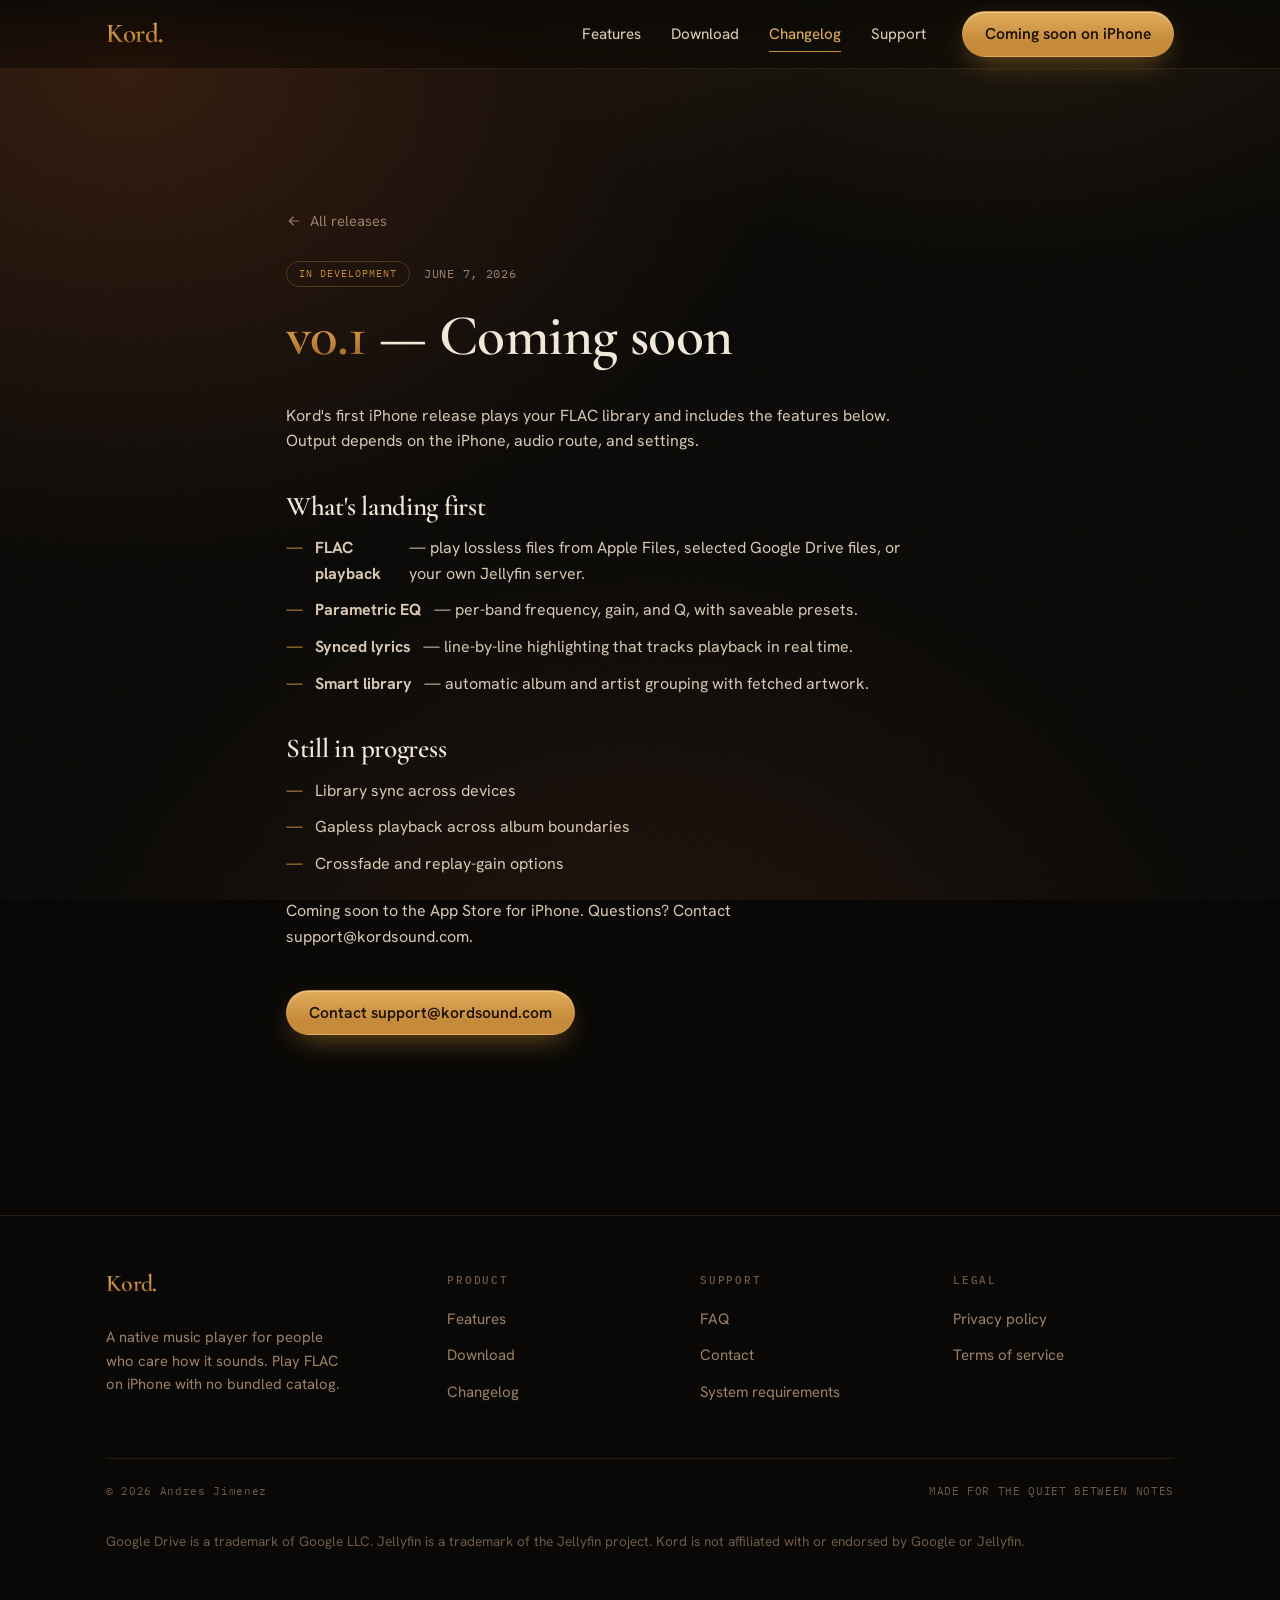
<file: changelog-v0-1.html>
<!DOCTYPE html>
<html lang="en">
<head>
<meta charset="UTF-8" />
<meta name="viewport" content="width=device-width, initial-scale=1.0" />
<link rel="preconnect" href="https://fonts.googleapis.com" />
<link rel="preconnect" href="https://fonts.gstatic.com" crossorigin />
<title>v0.1 — Coming soon — Kord Changelog</title>
<meta name="description" content="Kord's upcoming iPhone release: FLAC playback, parametric EQ, synced lyrics, and a music library." />
<meta property="og:type" content="article" />
<meta property="og:title" content="v0.1 — Coming soon — Kord" />
<meta property="og:description" content="The first public build of Kord." />
<meta property="og:image" content="https://kordsound.com/assets/og.png" />
<meta property="og:image:width" content="2400" />
<meta property="og:image:height" content="1260" />
<meta property="og:url" content="https://kordsound.com/changelog-v0-1" />
<meta property="og:site_name" content="Kord" />
<meta name="twitter:card" content="summary_large_image" />
<meta name="twitter:image" content="https://kordsound.com/assets/og.png" />
<meta name="theme-color" content="#3A1E0F" />
<link rel="icon" type="image/png" href="assets/kord-logo.png" />
<link rel="apple-touch-icon" href="assets/kord-logo.png" />
<link rel="canonical" href="https://kordsound.com/changelog-v0-1" />
<style id="kord-css">
/* ============================================================
   KORD — site stylesheet
   Warm, premium audiophile. Espresso + near-black + amber gold.
   Palette pulled from the app's BrandPalette.swift.
   ============================================================ */

@import url('https://fonts.googleapis.com/css2?family=Cormorant+Garamond:ital,wght@0,400;0,500;0,600;0,700;1,500&family=Hanken+Grotesk:wght@300;400;500;600;700&family=IBM+Plex+Mono:wght@400;500&display=swap');

:root {
  /* Brand fields */
  --near-black:   #090806;
  --surface:      #13110D;
  --espresso:     #3A1E0F;
  --shadow-brown: #251207;
  --walnut:       #5A2F16;

  /* Gold / accent */
  --gold:    #C58A3A;
  --gold-hi: #E0AD5D;
  --bronze:  #8A5524;

  /* Text */
  --text:        #F1E7D7;
  --text-soft:   #D8C8B2;
  --text-muted:  #9C8067;
  --text-faint:  #6E5A47;

  /* Lines & glass */
  --line:        rgba(197, 138, 58, 0.16);
  --line-strong: rgba(197, 138, 58, 0.30);
  --glass:       rgba(36, 24, 14, 0.55);

  /* Type */
  --serif: 'Cormorant Garamond', 'Times New Roman', Georgia, serif;
  --sans:  'Hanken Grotesk', -apple-system, BlinkMacSystemFont, 'Segoe UI', sans-serif;
  --mono:  'IBM Plex Mono', ui-monospace, 'SF Mono', Menlo, monospace;

  /* Layout */
  --maxw: 1180px;
  --gutter: clamp(20px, 5vw, 56px);
  --radius: 16px;
  --radius-sm: 10px;

  --ease: cubic-bezier(0.22, 0.61, 0.36, 1);
}

*, *::before, *::after { box-sizing: border-box; }

html { -webkit-text-size-adjust: 100%; scroll-behavior: smooth; }

body {
  margin: 0;
  font-family: var(--sans);
  font-weight: 400;
  color: var(--text);
  background: var(--near-black);
  line-height: 1.6;
  -webkit-font-smoothing: antialiased;
  text-rendering: optimizeLegibility;
  overflow-x: hidden;
}

/* Warm ambient background: near-black base with espresso glow pools + faint grain */
body::before {
  content: "";
  position: fixed;
  inset: 0;
  z-index: -2;
  background:
    radial-gradient(900px 600px at 78% -10%, rgba(197,138,58,0.14), transparent 60%),
    radial-gradient(1100px 800px at 10% 8%, rgba(58,30,15,0.85), transparent 62%),
    radial-gradient(1000px 900px at 50% 120%, rgba(58,30,15,0.55), transparent 60%),
    var(--near-black);
}
body::after {
  content: "";
  position: fixed;
  inset: 0;
  z-index: -1;
  pointer-events: none;
  opacity: 0.04;
  background-image: url("data:image/svg+xml,%3Csvg xmlns='http://www.w3.org/2000/svg' width='160' height='160'%3E%3Cfilter id='n'%3E%3CfeTurbulence type='fractalNoise' baseFrequency='0.85' numOctaves='2' stitchTiles='stitch'/%3E%3C/filter%3E%3Crect width='100%25' height='100%25' filter='url(%23n)'/%3E%3C/svg%3E");
}

img { max-width: 100%; display: block; }
a { color: inherit; text-decoration: none; }

/* ---------- Layout helpers ---------- */
.container {
  width: 100%;
  max-width: var(--maxw);
  margin-inline: auto;
  padding-inline: var(--gutter);
}
.section { padding-block: clamp(64px, 12vw, 140px); }
.section--tight { padding-block: clamp(48px, 8vw, 96px); }

.eyebrow {
  font-family: var(--mono);
  font-size: 12px;
  letter-spacing: 0.22em;
  text-transform: uppercase;
  color: var(--gold);
  margin: 0 0 18px;
  display: inline-flex;
  align-items: center;
  gap: 10px;
}
.eyebrow::before {
  content: "";
  width: 22px; height: 1px;
  background: var(--gold);
  opacity: 0.6;
}

/* ---------- Typography ---------- */
h1, h2, h3 {
  font-family: var(--serif);
  font-weight: 600;
  line-height: 1.08;
  letter-spacing: -0.01em;
  color: var(--text);
  margin: 0;
  text-wrap: pretty;
}
.display {
  font-size: clamp(2.6rem, 6.6vw, 5rem);
  font-weight: 600;
  line-height: 1.12;
  text-wrap: pretty;
}
.h2 { font-size: clamp(2rem, 4.6vw, 3.4rem); }
.h3 { font-size: clamp(1.4rem, 2.6vw, 1.9rem); }

.lead {
  font-size: clamp(1.05rem, 1.5vw, 1.28rem);
  color: var(--text-soft);
  max-width: 56ch;
  font-weight: 350;
  text-wrap: pretty;
}
.muted { color: var(--text-muted); }

.gold-text {
  background: linear-gradient(180deg, var(--gold-hi), var(--gold) 55%, var(--bronze));
  -webkit-background-clip: text;
  background-clip: text;
  color: transparent;
}
em.serif-italic { font-style: italic; color: var(--gold-hi); }

/* ---------- Buttons ---------- */
.btn {
  display: inline-flex;
  align-items: center;
  justify-content: center;
  gap: 9px;
  font-family: var(--sans);
  font-weight: 600;
  font-size: 0.98rem;
  line-height: 1;
  padding: 14px 22px;
  border-radius: 999px;
  border: 1px solid transparent;
  cursor: pointer;
  transition: transform .25s var(--ease), box-shadow .25s var(--ease),
              background .25s var(--ease), border-color .25s var(--ease);
  white-space: nowrap;
}
.btn:active { transform: translateY(1px) scale(0.99); }

.btn--gold {
  color: #20120A;
  background: linear-gradient(180deg, var(--gold-hi), var(--gold) 70%);
  box-shadow: 0 1px 0 rgba(255,236,200,0.45) inset, 0 10px 30px -10px rgba(197,138,58,0.7);
}
.btn--gold:hover {
  transform: translateY(-2px);
  box-shadow: 0 1px 0 rgba(255,236,200,0.55) inset, 0 16px 40px -12px rgba(197,138,58,0.85);
}
.btn--ghost {
  color: var(--text);
  border-color: var(--line-strong);
  background: rgba(241,231,215,0.02);
}
.btn--ghost:hover { border-color: var(--gold); color: var(--gold-hi); background: rgba(197,138,58,0.06); }
.btn--block { width: 100%; }
.btn--lg { padding: 17px 28px; font-size: 1.04rem; }

/* ---------- Header ---------- */
.site-header {
  position: sticky;
  top: 0;
  z-index: 100;
  backdrop-filter: blur(14px) saturate(140%);
  background: linear-gradient(180deg, rgba(9,8,6,0.82), rgba(9,8,6,0.5));
  border-bottom: 1px solid var(--line);
}
.site-header__inner {
  display: flex;
  align-items: center;
  justify-content: space-between;
  height: 68px;
}
.wordmark {
  font-family: var(--serif);
  font-weight: 600;
  font-size: 1.7rem;
  letter-spacing: -0.01em;
  line-height: 1;
  display: inline-block;
  white-space: nowrap;
}
.wordmark .dot { color: var(--gold); margin-left: -0.04em; }
.wordmark--gold {
  background: linear-gradient(180deg, var(--gold-hi), var(--gold) 60%, var(--bronze));
  -webkit-background-clip: text;
  background-clip: text;
  color: transparent;
}

.nav {
  display: flex;
  align-items: center;
  gap: clamp(18px, 3vw, 36px);
}
.nav__links {
  display: flex;
  gap: clamp(16px, 2.4vw, 30px);
  list-style: none;
  margin: 0; padding: 0;
}
.nav__links a {
  font-size: 0.95rem;
  color: var(--text-soft);
  font-weight: 450;
  position: relative;
  padding-block: 6px;
  transition: color .2s var(--ease);
}
.nav__links a:hover { color: var(--text); }
.nav__links a.is-active { color: var(--gold-hi); }
.nav__links a.is-active::after {
  content: ""; position: absolute; left: 0; right: 0; bottom: -2px;
  height: 1px; background: var(--gold);
}
.nav__cta { display: inline-flex; }

.nav-toggle {
  display: none;
  background: none; border: 1px solid var(--line-strong);
  border-radius: 8px; width: 40px; height: 38px;
  cursor: pointer; color: var(--text);
  align-items: center; justify-content: center;
}
.nav-toggle svg { width: 20px; height: 20px; }

/* ---------- Hero ---------- */
.hero { position: relative; padding-top: clamp(48px, 8vw, 92px); }
.hero__grid {
  display: grid;
  grid-template-columns: 1.02fr 1fr;
  gap: clamp(32px, 5vw, 72px);
  align-items: center;
}
.hero__copy { max-width: 600px; }
.hero h1 { margin-bottom: 30px; }
.hero .lead { margin-bottom: 30px; }
.platform-tags {
  display: flex; gap: 18px; align-items: center;
  margin-top: 26px;
  font-family: var(--mono);
  font-size: 12.5px;
  letter-spacing: 0.12em;
  color: var(--text-muted);
  text-transform: uppercase;
}
.platform-tags .dotsep { width: 4px; height: 4px; border-radius: 50%; background: var(--bronze); }


/* ---------- Placeholder (striped) ---------- */
.ph {
  position: relative;
  display: grid; place-items: center;
  background:
    repeating-linear-gradient(135deg, rgba(197,138,58,0.10) 0 10px, rgba(197,138,58,0.02) 10px 20px),
    var(--shadow-brown);
  color: var(--text-faint);
}
.ph span {
  font-family: var(--mono); font-size: 10px; letter-spacing: 0.1em;
  text-transform: uppercase; color: var(--text-muted);
}

/* ---------- Feature cards ---------- */
.grid-features {
  display: grid;
  grid-template-columns: repeat(auto-fit, minmax(250px, 1fr));
  gap: 18px;
}
.fcard {
  position: relative;
  padding: 30px 28px 32px;
  border-radius: var(--radius);
  background: linear-gradient(180deg, rgba(36,24,14,0.5), rgba(19,17,13,0.5));
  border: 1px solid var(--line);
  overflow: hidden;
  transition: transform .35s var(--ease), border-color .35s var(--ease), background .35s var(--ease);
}
.fcard::after {
  content: ""; position: absolute; inset: 0; pointer-events: none;
  background: radial-gradient(420px 200px at 80% -10%, rgba(197,138,58,0.12), transparent 70%);
  opacity: 0; transition: opacity .4s var(--ease);
}
.fcard:hover { transform: translateY(-5px); border-color: var(--line-strong); }
.fcard:hover::after { opacity: 1; }
.fcard__icon {
  width: 48px; height: 48px; border-radius: 12px;
  display: grid; place-items: center;
  border: 1px solid var(--line-strong);
  background: rgba(197,138,58,0.07);
  margin-bottom: 22px;
}
.fcard__icon svg { width: 24px; height: 24px; stroke: var(--gold-hi); fill: none; stroke-width: 1.5; }
.fcard h3 { font-size: 1.45rem; margin-bottom: 8px; }
.fcard p { color: var(--text-muted); font-size: 0.96rem; margin: 0; }
.fcard__tag {
  font-family: var(--mono); font-size: 10.5px; letter-spacing: 0.12em;
  text-transform: uppercase; color: var(--gold); margin-top: 16px; display: inline-block;
}

/* feature — large alternating rows (features page) */
.frow {
  display: grid;
  grid-template-columns: 1fr 1fr;
  gap: clamp(28px, 5vw, 72px);
  align-items: center;
  padding-block: clamp(40px, 7vw, 84px);
  border-top: 1px solid var(--line);
}
.frow:nth-child(even) .frow__visual { order: -1; }
.frow__num { font-family: var(--mono); font-size: 12px; color: var(--gold); letter-spacing: 0.2em; }
.frow h2 { margin: 14px 0 16px; }
.frow ul { list-style: none; margin: 22px 0 0; padding: 0; display: grid; gap: 12px; }
.frow li { display: flex; gap: 12px; color: var(--text-soft); font-size: 0.98rem; }
.frow li svg { width: 18px; height: 18px; stroke: var(--gold); flex-shrink: 0; margin-top: 3px; }
.frow__visual {
  aspect-ratio: 4/3; border-radius: var(--radius);
  border: 1px solid var(--line-strong); overflow: hidden;
}

/* ---------- CTA band ---------- */
.cta-band {
  position: relative;
  border-radius: clamp(20px, 4vw, 32px);
  padding: clamp(44px, 7vw, 80px) var(--gutter);
  text-align: center;
  background:
    radial-gradient(700px 360px at 50% -20%, rgba(197,138,58,0.22), transparent 65%),
    linear-gradient(180deg, var(--espresso), var(--shadow-brown));
  border: 1px solid var(--line-strong);
  overflow: hidden;
}
.cta-band h2 { margin-bottom: 16px; }
.cta-band .lead { margin-inline: auto; margin-bottom: 30px; }

/* ---------- Footer ---------- */
.site-footer {
  border-top: 1px solid var(--line);
  padding-block: 56px 40px;
  margin-top: 40px;
}
.footer-grid {
  display: grid;
  grid-template-columns: 1.4fr repeat(3, 1fr);
  gap: 40px 32px;
}
.footer-brand .wordmark { font-size: 1.5rem; margin-bottom: 14px; }
.footer-brand p { color: var(--text-muted); font-size: 0.92rem; max-width: 30ch; }
.footer-col h4 {
  font-family: var(--mono); font-size: 11px; letter-spacing: 0.16em; text-transform: uppercase;
  color: var(--text-faint); margin: 0 0 16px; font-weight: 500;
}
.footer-col ul { list-style: none; margin: 0; padding: 0; display: grid; gap: 11px; }
.footer-col a { color: var(--text-muted); font-size: 0.94rem; transition: color .2s; }
.footer-col a:hover { color: var(--gold-hi); }
.footer-bottom {
  display: flex; justify-content: space-between; align-items: center; gap: 16px;
  margin-top: 48px; padding-top: 24px; border-top: 1px solid var(--line);
  font-size: 0.85rem; color: var(--text-faint); flex-wrap: wrap;
}
.footer-bottom .mono { font-family: var(--mono); font-size: 11px; letter-spacing: 0.06em; }

/* ---------- Page hero (interior pages) ---------- */
.page-hero { padding-top: clamp(56px, 9vw, 110px); padding-bottom: clamp(24px, 4vw, 40px); }
.page-hero h1 { margin-bottom: 26px; }
.page-hero .lead { margin-inline: 0; }

/* ---------- Specs (download) ---------- */
.specs { display: grid; grid-template-columns: 1fr 1fr; gap: 18px; }
.spec-card {
  border: 1px solid var(--line); border-radius: var(--radius);
  background: rgba(19,17,13,0.5); padding: 26px 28px;
}
.spec-card h3 { font-size: 1.3rem; margin-bottom: 18px; display: flex; align-items: center; gap: 10px; }
.spec-card h3 svg { width: 20px; height: 20px; stroke: var(--gold-hi); fill: none; stroke-width: 1.5; }
.spec-list { list-style: none; margin: 0; padding: 0; display: grid; gap: 0; }
.spec-list li {
  display: flex; justify-content: space-between; gap: 16px;
  padding: 12px 0; border-top: 1px solid var(--line);
  font-size: 0.94rem;
}
.spec-list li:first-child { border-top: none; }
.spec-list .k { color: var(--text-muted); }
.spec-list .v { color: var(--text); font-family: var(--mono); font-size: 0.84rem; text-align: right; }

.coming-soon-badge {
  display: inline-flex; align-items: center; gap: 10px;
  font-family: var(--mono); font-size: 12px; letter-spacing: 0.14em; text-transform: uppercase;
  color: var(--gold-hi);
  border: 1px solid var(--line-strong); border-radius: 999px;
  padding: 8px 16px; margin-bottom: 24px;
}
.platform-pills { display: flex; gap: 14px; flex-wrap: wrap; margin-top: 4px; }
.platform-pill {
  display: flex; align-items: center; gap: 12px;
  border: 1px solid var(--line); border-radius: var(--radius-sm);
  padding: 16px 20px; background: rgba(19,17,13,0.5); min-width: 200px;
}
.platform-pill svg { width: 26px; height: 26px; fill: var(--gold-hi); }
.platform-pill .pp-name { font-weight: 600; }
.platform-pill .pp-sub { font-family: var(--mono); font-size: 10.5px; color: var(--text-muted); letter-spacing: 0.06em; }

/* ---------- Changelog ---------- */
.log-list { display: grid; gap: 0; }
.log-item {
  display: grid; grid-template-columns: 200px 1fr; gap: 28px;
  padding-block: 34px; border-top: 1px solid var(--line);
  transition: background .3s;
}
.log-item:hover { background: rgba(197,138,58,0.03); }
.log-meta .ver {
  font-family: var(--serif); font-size: 2rem; font-weight: 600; color: var(--gold-hi);
}
.log-meta .date { font-family: var(--mono); font-size: 11.5px; color: var(--text-muted); letter-spacing: 0.06em; margin-top: 4px; }
.log-meta .pill {
  display: inline-block; margin-top: 12px;
  font-family: var(--mono); font-size: 10px; letter-spacing: 0.1em; text-transform: uppercase;
  color: var(--gold); border: 1px solid var(--line-strong); border-radius: 999px; padding: 3px 10px;
}
.log-body h3 { font-size: 1.5rem; margin-bottom: 12px; }
.log-body p { color: var(--text-muted); margin: 0 0 16px; }
.log-body ul { margin: 0; padding-left: 0; list-style: none; display: grid; gap: 10px; }
.log-body li { display: flex; gap: 11px; color: var(--text-soft); font-size: 0.96rem; }
.log-body li::before { content: "—"; color: var(--gold); }
.log-body a.readmore { color: var(--gold-hi); font-weight: 500; font-size: 0.94rem; display: inline-flex; gap: 7px; align-items: center; }

/* changelog single entry */
.prose { max-width: 70ch; }
.prose h2 { font-size: 1.7rem; margin: 38px 0 14px; }
.prose h3 { font-size: 1.3rem; margin: 28px 0 10px; }
.prose p { color: var(--text-soft); margin: 0 0 18px; }
.prose ul { padding-left: 0; list-style: none; display: grid; gap: 11px; margin: 0 0 22px; }
.prose li { display: flex; gap: 12px; color: var(--text-soft); }
.prose li::before { content: "—"; color: var(--gold); flex-shrink: 0; }
.back-link { display: inline-flex; gap: 8px; align-items: center; color: var(--text-muted); font-size: 0.92rem; margin-bottom: 28px; }
.back-link:hover { color: var(--gold-hi); }
.back-link svg { width: 16px; height: 16px; stroke: currentColor; fill: none; stroke-width: 1.6; }

/* ---------- FAQ ---------- */
.faq { display: grid; gap: 0; max-width: 820px; }
.faq-item { border-top: 1px solid var(--line); }
.faq-item:last-child { border-bottom: 1px solid var(--line); }
.faq-q {
  width: 100%; text-align: left; background: none; border: none; cursor: pointer;
  display: flex; justify-content: space-between; align-items: center; gap: 20px;
  padding: 24px 4px; color: var(--text); font-family: var(--serif);
  font-size: clamp(1.15rem, 2vw, 1.45rem); font-weight: 500; line-height: 1.2;
}
.faq-q .chev { width: 22px; height: 22px; flex-shrink: 0; stroke: var(--gold); fill: none; stroke-width: 1.6; transition: transform .35s var(--ease); }
.faq-item.open .faq-q .chev { transform: rotate(45deg); }
.faq-a { overflow: hidden; max-height: 0; transition: max-height .4s var(--ease); }
.faq-a__inner { padding: 0 4px 26px; color: var(--text-muted); max-width: 64ch; }
.faq-a__inner p { margin: 0 0 12px; }

/* ---------- Reveal animation (progressive enhancement: visible by default) ---------- */
.reveal { opacity: 1; transform: none; }
.js-anim .reveal { opacity: 0; transform: translateY(24px); transition: opacity .8s var(--ease), transform .8s var(--ease); }
.js-anim .reveal.in { opacity: 1; transform: none; }
.reveal[data-d="1"] { transition-delay: .08s; }
.reveal[data-d="2"] { transition-delay: .16s; }
.reveal[data-d="3"] { transition-delay: .24s; }
.reveal[data-d="4"] { transition-delay: .32s; }
@media (prefers-reduced-motion: reduce) {
  .reveal { opacity: 1 !important; transform: none !important; }
  * { scroll-behavior: auto !important; }
}

/* ---------- Responsive ---------- */
@media (max-width: 980px) {
  .hero__grid { grid-template-columns: 1fr; }
  .hero__visual { max-width: 480px; }
  .frow { grid-template-columns: 1fr; }
  .frow:nth-child(even) .frow__visual { order: 0; }
  .specs { grid-template-columns: 1fr; }
  .footer-grid { grid-template-columns: 1fr 1fr; }
  .log-item { grid-template-columns: 1fr; gap: 14px; }
}
@media (max-width: 680px) {
  .nav__links, .nav__cta { display: none; }
  .nav-toggle { display: inline-flex; }
  .nav.is-open .nav__links {
    display: flex; flex-direction: column; gap: 4px;
    position: absolute; left: 0; right: 0; top: 68px;
    background: rgba(9,8,6,0.97); backdrop-filter: blur(16px);
    border-bottom: 1px solid var(--line); padding: 16px var(--gutter) 24px;
  }
  .nav.is-open .nav__links a { padding: 12px 0; font-size: 1.05rem; border-bottom: 1px solid var(--line); }
  .nav.is-open .nav__cta { display: flex; padding: 8px var(--gutter) 20px; position: absolute; left: 0; right: 0; top: calc(68px + 270px); background: rgba(9,8,6,0.97); }
  .footer-grid { grid-template-columns: 1fr; gap: 28px; }
}

</style>
</head>
<body>

<header class="site-header">
  <div class="container site-header__inner">
    <a class="wordmark wordmark--gold" href="/" aria-label="Kord home">Kord<span class="dot">.</span></a>
    <nav class="nav" aria-label="Primary">
      <ul class="nav__links">
        <li><a href="features">Features</a></li>
        <li><a href="download">Download</a></li>
        <li><a href="changelog" class="is-active">Changelog</a></li>
        <li><a href="support">Support</a></li>
      </ul>
      <a class="btn btn--gold nav__cta" href="download">Coming soon on iPhone</a>
    </nav>
    <button class="nav-toggle" aria-label="Menu" aria-expanded="false">
      <svg viewBox="0 0 24 24" fill="none" stroke="currentColor" stroke-width="1.6"><path d="M3 6h18M3 12h18M3 18h18"/></svg>
    </button>
  </div>
</header>

<main>
  <article class="container section" data-screen-label="Changelog / Entry v0.1" style="max-width: 820px;">
    <a class="back-link" href="changelog">
      <svg viewBox="0 0 24 24"><path d="M19 12H5M11 18l-6-6 6-6" stroke-linecap="round" stroke-linejoin="round"/></svg>
      All releases
    </a>

    <header style="margin-bottom: 36px;">
      <div style="display:flex; align-items:center; gap:14px; flex-wrap:wrap; margin-bottom:18px;">
        <span class="log-meta" style="display:contents;"></span>
        <span class="pill" style="font-family:var(--mono); font-size:10px; letter-spacing:0.1em; text-transform:uppercase; color:var(--gold); border:1px solid var(--line-strong); border-radius:999px; padding:4px 12px;">In development</span>
        <span class="mono" style="font-family:var(--mono); font-size:12px; color:var(--text-muted); letter-spacing:0.06em;">JUNE 7, 2026</span>
      </div>
      <h1 class="h2" style="font-size:clamp(2.4rem,6vw,3.6rem);"><span class="gold-text">v0.1</span> — Coming soon</h1>
    </header>

    <div class="prose">
      <p>Kord's first iPhone release plays your FLAC library and includes the features below. Output depends on the iPhone, audio route, and settings.</p>

      <h2>What's landing first</h2>
      <ul>
        <li><strong>FLAC playback</strong> — play lossless files from Apple Files, selected Google Drive files, or your own Jellyfin server.</li>
        <li><strong>Parametric EQ</strong> — per-band frequency, gain, and Q, with saveable presets.</li>
        <li><strong>Synced lyrics</strong> — line-by-line highlighting that tracks playback in real time.</li>
        <li><strong>Smart library</strong> — automatic album and artist grouping with fetched artwork.</li>
      </ul>

      <h2>Still in progress</h2>
      <ul>
        <li>Library sync across devices</li>
        <li>Gapless playback across album boundaries</li>
        <li>Crossfade and replay-gain options</li>
      </ul>

      <p>Coming soon to the App Store for iPhone. Questions? <a href="mailto:support@kordsound.com">Contact support@kordsound.com</a>.</p>
    </div>

    <div class="reveal" data-d="3" style="margin-top:40px;">
      <a class="btn btn--gold" href="mailto:support@kordsound.com">Contact support@kordsound.com</a>
    </div>
  </article>
</main>

<footer class="site-footer">
  <div class="container">
    <div class="footer-grid">
      <div class="footer-brand">
        <div class="wordmark wordmark--gold">Kord<span class="dot">.</span></div>
        <p>A native music player for people who care how it sounds. Play FLAC on iPhone with no bundled catalog.</p>
      </div>
      <div class="footer-col">
        <h4>Product</h4>
        <ul>
          <li><a href="features">Features</a></li>
          <li><a href="download">Download</a></li>
          <li><a href="changelog">Changelog</a></li>
        </ul>
      </div>
      <div class="footer-col">
        <h4>Support</h4>
        <ul>
          <li><a href="support">FAQ</a></li>
          <li><a href="support#contact">Contact</a></li>
          <li><a href="download#requirements">System requirements</a></li>
        </ul>
      </div>
      <div class="footer-col">
        <h4>Legal</h4>
        <ul>
          <li><a href="privacy">Privacy policy</a></li>
          <li><a href="terms">Terms of service</a></li>
        </ul>
      </div>
    </div>
    <div class="footer-bottom">
      <span class="mono">© 2026 Andres Jimenez</span>
      <span class="mono">MADE FOR THE QUIET BETWEEN NOTES</span>
      <p>Google Drive is a trademark of Google LLC. Jellyfin is a trademark of the Jellyfin project. Kord is not affiliated with or endorsed by Google or Jellyfin.</p>
    </div>
  </div>
</footer>

<script src="assets/site.js" defer></script>
</body>
</html>
</file>
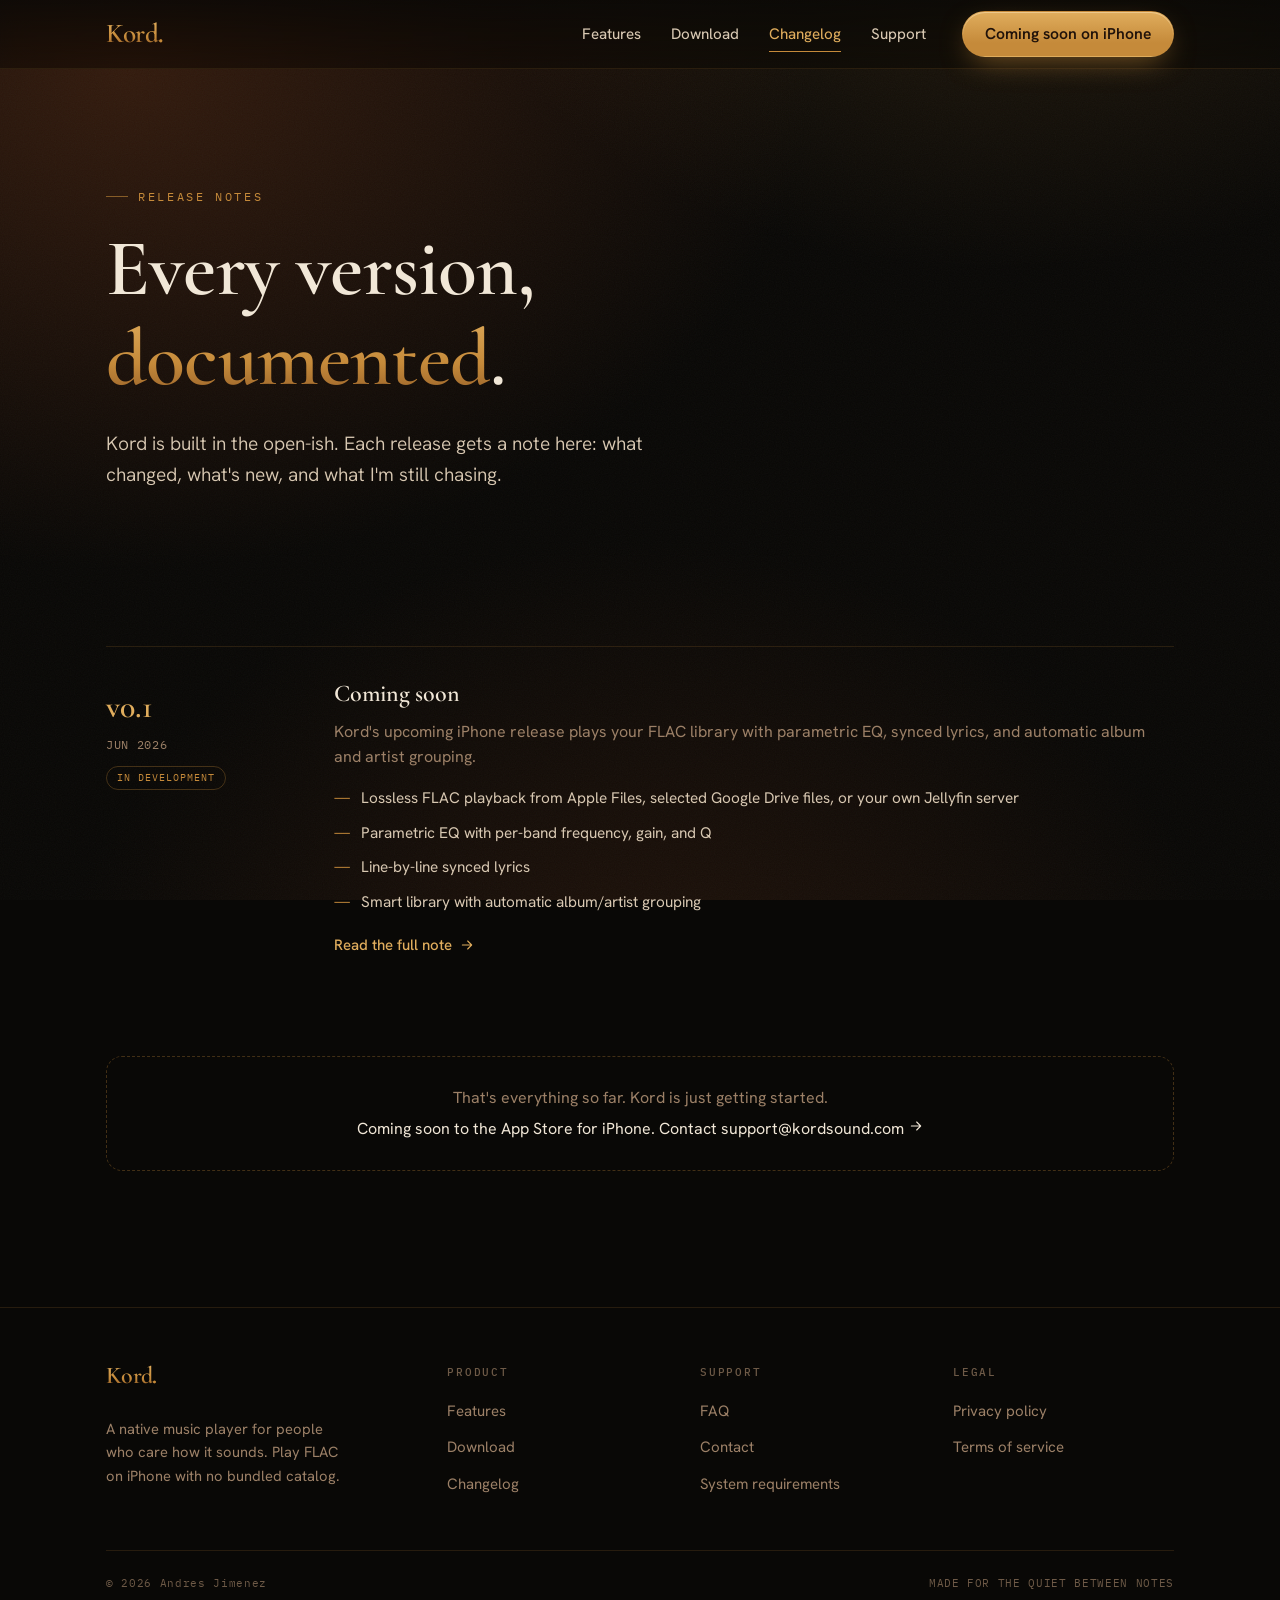
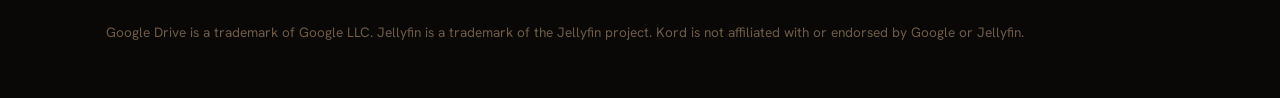
<file: changelog.html>
<!DOCTYPE html>
<html lang="en">
<head>
<meta charset="UTF-8" />
<meta name="viewport" content="width=device-width, initial-scale=1.0" />
<link rel="preconnect" href="https://fonts.googleapis.com" />
<link rel="preconnect" href="https://fonts.gstatic.com" crossorigin />
<title>Changelog — Kord</title>
<meta name="description" content="Every version of Kord, documented. Follow along as the iPhone FLAC player takes shape." />
<meta property="og:type" content="website" />
<meta property="og:title" content="Changelog — Kord" />
<meta property="og:description" content="Every version of Kord, documented." />
<meta property="og:image" content="https://kordsound.com/assets/og.png" />
<meta property="og:image:width" content="2400" />
<meta property="og:image:height" content="1260" />
<meta property="og:url" content="https://kordsound.com/changelog" />
<meta property="og:site_name" content="Kord" />
<meta name="twitter:card" content="summary_large_image" />
<meta name="twitter:image" content="https://kordsound.com/assets/og.png" />
<meta name="theme-color" content="#3A1E0F" />
<link rel="icon" type="image/png" href="assets/kord-logo.png" />
<link rel="apple-touch-icon" href="assets/kord-logo.png" />
<link rel="canonical" href="https://kordsound.com/changelog" />
<style id="kord-css">
/* ============================================================
   KORD — site stylesheet
   Warm, premium audiophile. Espresso + near-black + amber gold.
   Palette pulled from the app's BrandPalette.swift.
   ============================================================ */

@import url('https://fonts.googleapis.com/css2?family=Cormorant+Garamond:ital,wght@0,400;0,500;0,600;0,700;1,500&family=Hanken+Grotesk:wght@300;400;500;600;700&family=IBM+Plex+Mono:wght@400;500&display=swap');

:root {
  /* Brand fields */
  --near-black:   #090806;
  --surface:      #13110D;
  --espresso:     #3A1E0F;
  --shadow-brown: #251207;
  --walnut:       #5A2F16;

  /* Gold / accent */
  --gold:    #C58A3A;
  --gold-hi: #E0AD5D;
  --bronze:  #8A5524;

  /* Text */
  --text:        #F1E7D7;
  --text-soft:   #D8C8B2;
  --text-muted:  #9C8067;
  --text-faint:  #6E5A47;

  /* Lines & glass */
  --line:        rgba(197, 138, 58, 0.16);
  --line-strong: rgba(197, 138, 58, 0.30);
  --glass:       rgba(36, 24, 14, 0.55);

  /* Type */
  --serif: 'Cormorant Garamond', 'Times New Roman', Georgia, serif;
  --sans:  'Hanken Grotesk', -apple-system, BlinkMacSystemFont, 'Segoe UI', sans-serif;
  --mono:  'IBM Plex Mono', ui-monospace, 'SF Mono', Menlo, monospace;

  /* Layout */
  --maxw: 1180px;
  --gutter: clamp(20px, 5vw, 56px);
  --radius: 16px;
  --radius-sm: 10px;

  --ease: cubic-bezier(0.22, 0.61, 0.36, 1);
}

*, *::before, *::after { box-sizing: border-box; }

html { -webkit-text-size-adjust: 100%; scroll-behavior: smooth; }

body {
  margin: 0;
  font-family: var(--sans);
  font-weight: 400;
  color: var(--text);
  background: var(--near-black);
  line-height: 1.6;
  -webkit-font-smoothing: antialiased;
  text-rendering: optimizeLegibility;
  overflow-x: hidden;
}

/* Warm ambient background: near-black base with espresso glow pools + faint grain */
body::before {
  content: "";
  position: fixed;
  inset: 0;
  z-index: -2;
  background:
    radial-gradient(900px 600px at 78% -10%, rgba(197,138,58,0.14), transparent 60%),
    radial-gradient(1100px 800px at 10% 8%, rgba(58,30,15,0.85), transparent 62%),
    radial-gradient(1000px 900px at 50% 120%, rgba(58,30,15,0.55), transparent 60%),
    var(--near-black);
}
body::after {
  content: "";
  position: fixed;
  inset: 0;
  z-index: -1;
  pointer-events: none;
  opacity: 0.04;
  background-image: url("data:image/svg+xml,%3Csvg xmlns='http://www.w3.org/2000/svg' width='160' height='160'%3E%3Cfilter id='n'%3E%3CfeTurbulence type='fractalNoise' baseFrequency='0.85' numOctaves='2' stitchTiles='stitch'/%3E%3C/filter%3E%3Crect width='100%25' height='100%25' filter='url(%23n)'/%3E%3C/svg%3E");
}

img { max-width: 100%; display: block; }
a { color: inherit; text-decoration: none; }

/* ---------- Layout helpers ---------- */
.container {
  width: 100%;
  max-width: var(--maxw);
  margin-inline: auto;
  padding-inline: var(--gutter);
}
.section { padding-block: clamp(64px, 12vw, 140px); }
.section--tight { padding-block: clamp(48px, 8vw, 96px); }

.eyebrow {
  font-family: var(--mono);
  font-size: 12px;
  letter-spacing: 0.22em;
  text-transform: uppercase;
  color: var(--gold);
  margin: 0 0 18px;
  display: inline-flex;
  align-items: center;
  gap: 10px;
}
.eyebrow::before {
  content: "";
  width: 22px; height: 1px;
  background: var(--gold);
  opacity: 0.6;
}

/* ---------- Typography ---------- */
h1, h2, h3 {
  font-family: var(--serif);
  font-weight: 600;
  line-height: 1.08;
  letter-spacing: -0.01em;
  color: var(--text);
  margin: 0;
  text-wrap: pretty;
}
.display {
  font-size: clamp(2.6rem, 6.6vw, 5rem);
  font-weight: 600;
  line-height: 1.12;
  text-wrap: pretty;
}
.h2 { font-size: clamp(2rem, 4.6vw, 3.4rem); }
.h3 { font-size: clamp(1.4rem, 2.6vw, 1.9rem); }

.lead {
  font-size: clamp(1.05rem, 1.5vw, 1.28rem);
  color: var(--text-soft);
  max-width: 56ch;
  font-weight: 350;
  text-wrap: pretty;
}
.muted { color: var(--text-muted); }

.gold-text {
  background: linear-gradient(180deg, var(--gold-hi), var(--gold) 55%, var(--bronze));
  -webkit-background-clip: text;
  background-clip: text;
  color: transparent;
}
em.serif-italic { font-style: italic; color: var(--gold-hi); }

/* ---------- Buttons ---------- */
.btn {
  display: inline-flex;
  align-items: center;
  justify-content: center;
  gap: 9px;
  font-family: var(--sans);
  font-weight: 600;
  font-size: 0.98rem;
  line-height: 1;
  padding: 14px 22px;
  border-radius: 999px;
  border: 1px solid transparent;
  cursor: pointer;
  transition: transform .25s var(--ease), box-shadow .25s var(--ease),
              background .25s var(--ease), border-color .25s var(--ease);
  white-space: nowrap;
}
.btn:active { transform: translateY(1px) scale(0.99); }

.btn--gold {
  color: #20120A;
  background: linear-gradient(180deg, var(--gold-hi), var(--gold) 70%);
  box-shadow: 0 1px 0 rgba(255,236,200,0.45) inset, 0 10px 30px -10px rgba(197,138,58,0.7);
}
.btn--gold:hover {
  transform: translateY(-2px);
  box-shadow: 0 1px 0 rgba(255,236,200,0.55) inset, 0 16px 40px -12px rgba(197,138,58,0.85);
}
.btn--ghost {
  color: var(--text);
  border-color: var(--line-strong);
  background: rgba(241,231,215,0.02);
}
.btn--ghost:hover { border-color: var(--gold); color: var(--gold-hi); background: rgba(197,138,58,0.06); }
.btn--block { width: 100%; }
.btn--lg { padding: 17px 28px; font-size: 1.04rem; }

/* ---------- Header ---------- */
.site-header {
  position: sticky;
  top: 0;
  z-index: 100;
  backdrop-filter: blur(14px) saturate(140%);
  background: linear-gradient(180deg, rgba(9,8,6,0.82), rgba(9,8,6,0.5));
  border-bottom: 1px solid var(--line);
}
.site-header__inner {
  display: flex;
  align-items: center;
  justify-content: space-between;
  height: 68px;
}
.wordmark {
  font-family: var(--serif);
  font-weight: 600;
  font-size: 1.7rem;
  letter-spacing: -0.01em;
  line-height: 1;
  display: inline-block;
  white-space: nowrap;
}
.wordmark .dot { color: var(--gold); margin-left: -0.04em; }
.wordmark--gold {
  background: linear-gradient(180deg, var(--gold-hi), var(--gold) 60%, var(--bronze));
  -webkit-background-clip: text;
  background-clip: text;
  color: transparent;
}

.nav {
  display: flex;
  align-items: center;
  gap: clamp(18px, 3vw, 36px);
}
.nav__links {
  display: flex;
  gap: clamp(16px, 2.4vw, 30px);
  list-style: none;
  margin: 0; padding: 0;
}
.nav__links a {
  font-size: 0.95rem;
  color: var(--text-soft);
  font-weight: 450;
  position: relative;
  padding-block: 6px;
  transition: color .2s var(--ease);
}
.nav__links a:hover { color: var(--text); }
.nav__links a.is-active { color: var(--gold-hi); }
.nav__links a.is-active::after {
  content: ""; position: absolute; left: 0; right: 0; bottom: -2px;
  height: 1px; background: var(--gold);
}
.nav__cta { display: inline-flex; }

.nav-toggle {
  display: none;
  background: none; border: 1px solid var(--line-strong);
  border-radius: 8px; width: 40px; height: 38px;
  cursor: pointer; color: var(--text);
  align-items: center; justify-content: center;
}
.nav-toggle svg { width: 20px; height: 20px; }

/* ---------- Hero ---------- */
.hero { position: relative; padding-top: clamp(48px, 8vw, 92px); }
.hero__grid {
  display: grid;
  grid-template-columns: 1.02fr 1fr;
  gap: clamp(32px, 5vw, 72px);
  align-items: center;
}
.hero__copy { max-width: 600px; }
.hero h1 { margin-bottom: 30px; }
.hero .lead { margin-bottom: 30px; }
.platform-tags {
  display: flex; gap: 18px; align-items: center;
  margin-top: 26px;
  font-family: var(--mono);
  font-size: 12.5px;
  letter-spacing: 0.12em;
  color: var(--text-muted);
  text-transform: uppercase;
}
.platform-tags .dotsep { width: 4px; height: 4px; border-radius: 50%; background: var(--bronze); }


/* ---------- Placeholder (striped) ---------- */
.ph {
  position: relative;
  display: grid; place-items: center;
  background:
    repeating-linear-gradient(135deg, rgba(197,138,58,0.10) 0 10px, rgba(197,138,58,0.02) 10px 20px),
    var(--shadow-brown);
  color: var(--text-faint);
}
.ph span {
  font-family: var(--mono); font-size: 10px; letter-spacing: 0.1em;
  text-transform: uppercase; color: var(--text-muted);
}

/* ---------- Feature cards ---------- */
.grid-features {
  display: grid;
  grid-template-columns: repeat(auto-fit, minmax(250px, 1fr));
  gap: 18px;
}
.fcard {
  position: relative;
  padding: 30px 28px 32px;
  border-radius: var(--radius);
  background: linear-gradient(180deg, rgba(36,24,14,0.5), rgba(19,17,13,0.5));
  border: 1px solid var(--line);
  overflow: hidden;
  transition: transform .35s var(--ease), border-color .35s var(--ease), background .35s var(--ease);
}
.fcard::after {
  content: ""; position: absolute; inset: 0; pointer-events: none;
  background: radial-gradient(420px 200px at 80% -10%, rgba(197,138,58,0.12), transparent 70%);
  opacity: 0; transition: opacity .4s var(--ease);
}
.fcard:hover { transform: translateY(-5px); border-color: var(--line-strong); }
.fcard:hover::after { opacity: 1; }
.fcard__icon {
  width: 48px; height: 48px; border-radius: 12px;
  display: grid; place-items: center;
  border: 1px solid var(--line-strong);
  background: rgba(197,138,58,0.07);
  margin-bottom: 22px;
}
.fcard__icon svg { width: 24px; height: 24px; stroke: var(--gold-hi); fill: none; stroke-width: 1.5; }
.fcard h3 { font-size: 1.45rem; margin-bottom: 8px; }
.fcard p { color: var(--text-muted); font-size: 0.96rem; margin: 0; }
.fcard__tag {
  font-family: var(--mono); font-size: 10.5px; letter-spacing: 0.12em;
  text-transform: uppercase; color: var(--gold); margin-top: 16px; display: inline-block;
}

/* feature — large alternating rows (features page) */
.frow {
  display: grid;
  grid-template-columns: 1fr 1fr;
  gap: clamp(28px, 5vw, 72px);
  align-items: center;
  padding-block: clamp(40px, 7vw, 84px);
  border-top: 1px solid var(--line);
}
.frow:nth-child(even) .frow__visual { order: -1; }
.frow__num { font-family: var(--mono); font-size: 12px; color: var(--gold); letter-spacing: 0.2em; }
.frow h2 { margin: 14px 0 16px; }
.frow ul { list-style: none; margin: 22px 0 0; padding: 0; display: grid; gap: 12px; }
.frow li { display: flex; gap: 12px; color: var(--text-soft); font-size: 0.98rem; }
.frow li svg { width: 18px; height: 18px; stroke: var(--gold); flex-shrink: 0; margin-top: 3px; }
.frow__visual {
  aspect-ratio: 4/3; border-radius: var(--radius);
  border: 1px solid var(--line-strong); overflow: hidden;
}

/* ---------- CTA band ---------- */
.cta-band {
  position: relative;
  border-radius: clamp(20px, 4vw, 32px);
  padding: clamp(44px, 7vw, 80px) var(--gutter);
  text-align: center;
  background:
    radial-gradient(700px 360px at 50% -20%, rgba(197,138,58,0.22), transparent 65%),
    linear-gradient(180deg, var(--espresso), var(--shadow-brown));
  border: 1px solid var(--line-strong);
  overflow: hidden;
}
.cta-band h2 { margin-bottom: 16px; }
.cta-band .lead { margin-inline: auto; margin-bottom: 30px; }

/* ---------- Footer ---------- */
.site-footer {
  border-top: 1px solid var(--line);
  padding-block: 56px 40px;
  margin-top: 40px;
}
.footer-grid {
  display: grid;
  grid-template-columns: 1.4fr repeat(3, 1fr);
  gap: 40px 32px;
}
.footer-brand .wordmark { font-size: 1.5rem; margin-bottom: 14px; }
.footer-brand p { color: var(--text-muted); font-size: 0.92rem; max-width: 30ch; }
.footer-col h4 {
  font-family: var(--mono); font-size: 11px; letter-spacing: 0.16em; text-transform: uppercase;
  color: var(--text-faint); margin: 0 0 16px; font-weight: 500;
}
.footer-col ul { list-style: none; margin: 0; padding: 0; display: grid; gap: 11px; }
.footer-col a { color: var(--text-muted); font-size: 0.94rem; transition: color .2s; }
.footer-col a:hover { color: var(--gold-hi); }
.footer-bottom {
  display: flex; justify-content: space-between; align-items: center; gap: 16px;
  margin-top: 48px; padding-top: 24px; border-top: 1px solid var(--line);
  font-size: 0.85rem; color: var(--text-faint); flex-wrap: wrap;
}
.footer-bottom .mono { font-family: var(--mono); font-size: 11px; letter-spacing: 0.06em; }

/* ---------- Page hero (interior pages) ---------- */
.page-hero { padding-top: clamp(56px, 9vw, 110px); padding-bottom: clamp(24px, 4vw, 40px); }
.page-hero h1 { margin-bottom: 26px; }
.page-hero .lead { margin-inline: 0; }

/* ---------- Specs (download) ---------- */
.specs { display: grid; grid-template-columns: 1fr 1fr; gap: 18px; }
.spec-card {
  border: 1px solid var(--line); border-radius: var(--radius);
  background: rgba(19,17,13,0.5); padding: 26px 28px;
}
.spec-card h3 { font-size: 1.3rem; margin-bottom: 18px; display: flex; align-items: center; gap: 10px; }
.spec-card h3 svg { width: 20px; height: 20px; stroke: var(--gold-hi); fill: none; stroke-width: 1.5; }
.spec-list { list-style: none; margin: 0; padding: 0; display: grid; gap: 0; }
.spec-list li {
  display: flex; justify-content: space-between; gap: 16px;
  padding: 12px 0; border-top: 1px solid var(--line);
  font-size: 0.94rem;
}
.spec-list li:first-child { border-top: none; }
.spec-list .k { color: var(--text-muted); }
.spec-list .v { color: var(--text); font-family: var(--mono); font-size: 0.84rem; text-align: right; }

.coming-soon-badge {
  display: inline-flex; align-items: center; gap: 10px;
  font-family: var(--mono); font-size: 12px; letter-spacing: 0.14em; text-transform: uppercase;
  color: var(--gold-hi);
  border: 1px solid var(--line-strong); border-radius: 999px;
  padding: 8px 16px; margin-bottom: 24px;
}
.platform-pills { display: flex; gap: 14px; flex-wrap: wrap; margin-top: 4px; }
.platform-pill {
  display: flex; align-items: center; gap: 12px;
  border: 1px solid var(--line); border-radius: var(--radius-sm);
  padding: 16px 20px; background: rgba(19,17,13,0.5); min-width: 200px;
}
.platform-pill svg { width: 26px; height: 26px; fill: var(--gold-hi); }
.platform-pill .pp-name { font-weight: 600; }
.platform-pill .pp-sub { font-family: var(--mono); font-size: 10.5px; color: var(--text-muted); letter-spacing: 0.06em; }

/* ---------- Changelog ---------- */
.log-list { display: grid; gap: 0; }
.log-item {
  display: grid; grid-template-columns: 200px 1fr; gap: 28px;
  padding-block: 34px; border-top: 1px solid var(--line);
  transition: background .3s;
}
.log-item:hover { background: rgba(197,138,58,0.03); }
.log-meta .ver {
  font-family: var(--serif); font-size: 2rem; font-weight: 600; color: var(--gold-hi);
}
.log-meta .date { font-family: var(--mono); font-size: 11.5px; color: var(--text-muted); letter-spacing: 0.06em; margin-top: 4px; }
.log-meta .pill {
  display: inline-block; margin-top: 12px;
  font-family: var(--mono); font-size: 10px; letter-spacing: 0.1em; text-transform: uppercase;
  color: var(--gold); border: 1px solid var(--line-strong); border-radius: 999px; padding: 3px 10px;
}
.log-body h3 { font-size: 1.5rem; margin-bottom: 12px; }
.log-body p { color: var(--text-muted); margin: 0 0 16px; }
.log-body ul { margin: 0; padding-left: 0; list-style: none; display: grid; gap: 10px; }
.log-body li { display: flex; gap: 11px; color: var(--text-soft); font-size: 0.96rem; }
.log-body li::before { content: "—"; color: var(--gold); }
.log-body a.readmore { color: var(--gold-hi); font-weight: 500; font-size: 0.94rem; display: inline-flex; gap: 7px; align-items: center; }

/* changelog single entry */
.prose { max-width: 70ch; }
.prose h2 { font-size: 1.7rem; margin: 38px 0 14px; }
.prose h3 { font-size: 1.3rem; margin: 28px 0 10px; }
.prose p { color: var(--text-soft); margin: 0 0 18px; }
.prose ul { padding-left: 0; list-style: none; display: grid; gap: 11px; margin: 0 0 22px; }
.prose li { display: flex; gap: 12px; color: var(--text-soft); }
.prose li::before { content: "—"; color: var(--gold); flex-shrink: 0; }
.back-link { display: inline-flex; gap: 8px; align-items: center; color: var(--text-muted); font-size: 0.92rem; margin-bottom: 28px; }
.back-link:hover { color: var(--gold-hi); }
.back-link svg { width: 16px; height: 16px; stroke: currentColor; fill: none; stroke-width: 1.6; }

/* ---------- FAQ ---------- */
.faq { display: grid; gap: 0; max-width: 820px; }
.faq-item { border-top: 1px solid var(--line); }
.faq-item:last-child { border-bottom: 1px solid var(--line); }
.faq-q {
  width: 100%; text-align: left; background: none; border: none; cursor: pointer;
  display: flex; justify-content: space-between; align-items: center; gap: 20px;
  padding: 24px 4px; color: var(--text); font-family: var(--serif);
  font-size: clamp(1.15rem, 2vw, 1.45rem); font-weight: 500; line-height: 1.2;
}
.faq-q .chev { width: 22px; height: 22px; flex-shrink: 0; stroke: var(--gold); fill: none; stroke-width: 1.6; transition: transform .35s var(--ease); }
.faq-item.open .faq-q .chev { transform: rotate(45deg); }
.faq-a { overflow: hidden; max-height: 0; transition: max-height .4s var(--ease); }
.faq-a__inner { padding: 0 4px 26px; color: var(--text-muted); max-width: 64ch; }
.faq-a__inner p { margin: 0 0 12px; }

/* ---------- Reveal animation (progressive enhancement: visible by default) ---------- */
.reveal { opacity: 1; transform: none; }
.js-anim .reveal { opacity: 0; transform: translateY(24px); transition: opacity .8s var(--ease), transform .8s var(--ease); }
.js-anim .reveal.in { opacity: 1; transform: none; }
.reveal[data-d="1"] { transition-delay: .08s; }
.reveal[data-d="2"] { transition-delay: .16s; }
.reveal[data-d="3"] { transition-delay: .24s; }
.reveal[data-d="4"] { transition-delay: .32s; }
@media (prefers-reduced-motion: reduce) {
  .reveal { opacity: 1 !important; transform: none !important; }
  * { scroll-behavior: auto !important; }
}

/* ---------- Responsive ---------- */
@media (max-width: 980px) {
  .hero__grid { grid-template-columns: 1fr; }
  .hero__visual { max-width: 480px; }
  .frow { grid-template-columns: 1fr; }
  .frow:nth-child(even) .frow__visual { order: 0; }
  .specs { grid-template-columns: 1fr; }
  .footer-grid { grid-template-columns: 1fr 1fr; }
  .log-item { grid-template-columns: 1fr; gap: 14px; }
}
@media (max-width: 680px) {
  .nav__links, .nav__cta { display: none; }
  .nav-toggle { display: inline-flex; }
  .nav.is-open .nav__links {
    display: flex; flex-direction: column; gap: 4px;
    position: absolute; left: 0; right: 0; top: 68px;
    background: rgba(9,8,6,0.97); backdrop-filter: blur(16px);
    border-bottom: 1px solid var(--line); padding: 16px var(--gutter) 24px;
  }
  .nav.is-open .nav__links a { padding: 12px 0; font-size: 1.05rem; border-bottom: 1px solid var(--line); }
  .nav.is-open .nav__cta { display: flex; padding: 8px var(--gutter) 20px; position: absolute; left: 0; right: 0; top: calc(68px + 270px); background: rgba(9,8,6,0.97); }
  .footer-grid { grid-template-columns: 1fr; gap: 28px; }
}

</style>
</head>
<body>

<header class="site-header">
  <div class="container site-header__inner">
    <a class="wordmark wordmark--gold" href="/" aria-label="Kord home">Kord<span class="dot">.</span></a>
    <nav class="nav" aria-label="Primary">
      <ul class="nav__links">
        <li><a href="features">Features</a></li>
        <li><a href="download">Download</a></li>
        <li><a href="changelog" class="is-active">Changelog</a></li>
        <li><a href="support">Support</a></li>
      </ul>
      <a class="btn btn--gold nav__cta" href="download">Coming soon on iPhone</a>
    </nav>
    <button class="nav-toggle" aria-label="Menu" aria-expanded="false">
      <svg viewBox="0 0 24 24" fill="none" stroke="currentColor" stroke-width="1.6"><path d="M3 6h18M3 12h18M3 18h18"/></svg>
    </button>
  </div>
</header>

<main>
  <section class="page-hero container" data-screen-label="Changelog / Hero">
    <p class="eyebrow">Release notes</p>
    <h1 class="display" style="max-width: 14ch;">Every version, <span class="gold-text">documented</span>.</h1>
    <p class="lead">Kord is built in the open-ish. Each release gets a note here: what changed, what's new, and what I'm still chasing.</p>
  </section>

  <section class="container section--tight" data-screen-label="Changelog / List">
    <div class="log-list">

      <article class="log-item reveal">
        <div class="log-meta">
          <div class="ver">v0.1</div>
          <div class="date">JUN 2026</div>
          <span class="pill">In development</span>
        </div>
        <div class="log-body">
          <h3>Coming soon</h3>
          <p>Kord's upcoming iPhone release plays your FLAC library with parametric EQ, synced lyrics, and automatic album and artist grouping.</p>
          <ul>
            <li>Lossless FLAC playback from Apple Files, selected Google Drive files, or your own Jellyfin server</li>
            <li>Parametric EQ with per-band frequency, gain, and Q</li>
            <li>Line-by-line synced lyrics</li>
            <li>Smart library with automatic album/artist grouping</li>
          </ul>
          <p style="margin-top:18px;">
            <a class="readmore" href="changelog-v0-1">Read the full note
              <svg viewBox="0 0 24 24" width="16" height="16" fill="none" stroke="currentColor" stroke-width="1.6"><path d="M5 12h14M13 6l6 6-6 6" stroke-linecap="round" stroke-linejoin="round"/></svg>
            </a>
          </p>
        </div>
      </article>

    </div>

    <div class="reveal" style="margin-top:48px; padding:28px; border:1px dashed var(--line-strong); border-radius:var(--radius); text-align:center;">
      <p class="muted" style="margin:0 0 6px;">That's everything so far. Kord is just getting started.</p>
      <a class="readmore" href="mailto:support@kordsound.com" style="justify-content:center;">Coming soon to the App Store for iPhone. Contact support@kordsound.com
        <svg viewBox="0 0 24 24" width="16" height="16" fill="none" stroke="currentColor" stroke-width="1.6"><path d="M5 12h14M13 6l6 6-6 6" stroke-linecap="round" stroke-linejoin="round"/></svg>
      </a>
    </div>
  </section>
</main>

<footer class="site-footer">
  <div class="container">
    <div class="footer-grid">
      <div class="footer-brand">
        <div class="wordmark wordmark--gold">Kord<span class="dot">.</span></div>
        <p>A native music player for people who care how it sounds. Play FLAC on iPhone with no bundled catalog.</p>
      </div>
      <div class="footer-col">
        <h4>Product</h4>
        <ul>
          <li><a href="features">Features</a></li>
          <li><a href="download">Download</a></li>
          <li><a href="changelog">Changelog</a></li>
        </ul>
      </div>
      <div class="footer-col">
        <h4>Support</h4>
        <ul>
          <li><a href="support">FAQ</a></li>
          <li><a href="support#contact">Contact</a></li>
          <li><a href="download#requirements">System requirements</a></li>
        </ul>
      </div>
      <div class="footer-col">
        <h4>Legal</h4>
        <ul>
          <li><a href="privacy">Privacy policy</a></li>
          <li><a href="terms">Terms of service</a></li>
        </ul>
      </div>
    </div>
    <div class="footer-bottom">
      <span class="mono">© 2026 Andres Jimenez</span>
      <span class="mono">MADE FOR THE QUIET BETWEEN NOTES</span>
      <p>Google Drive is a trademark of Google LLC. Jellyfin is a trademark of the Jellyfin project. Kord is not affiliated with or endorsed by Google or Jellyfin.</p>
    </div>
  </div>
</footer>

<script src="assets/site.js" defer></script>
</body>
</html>
</file>
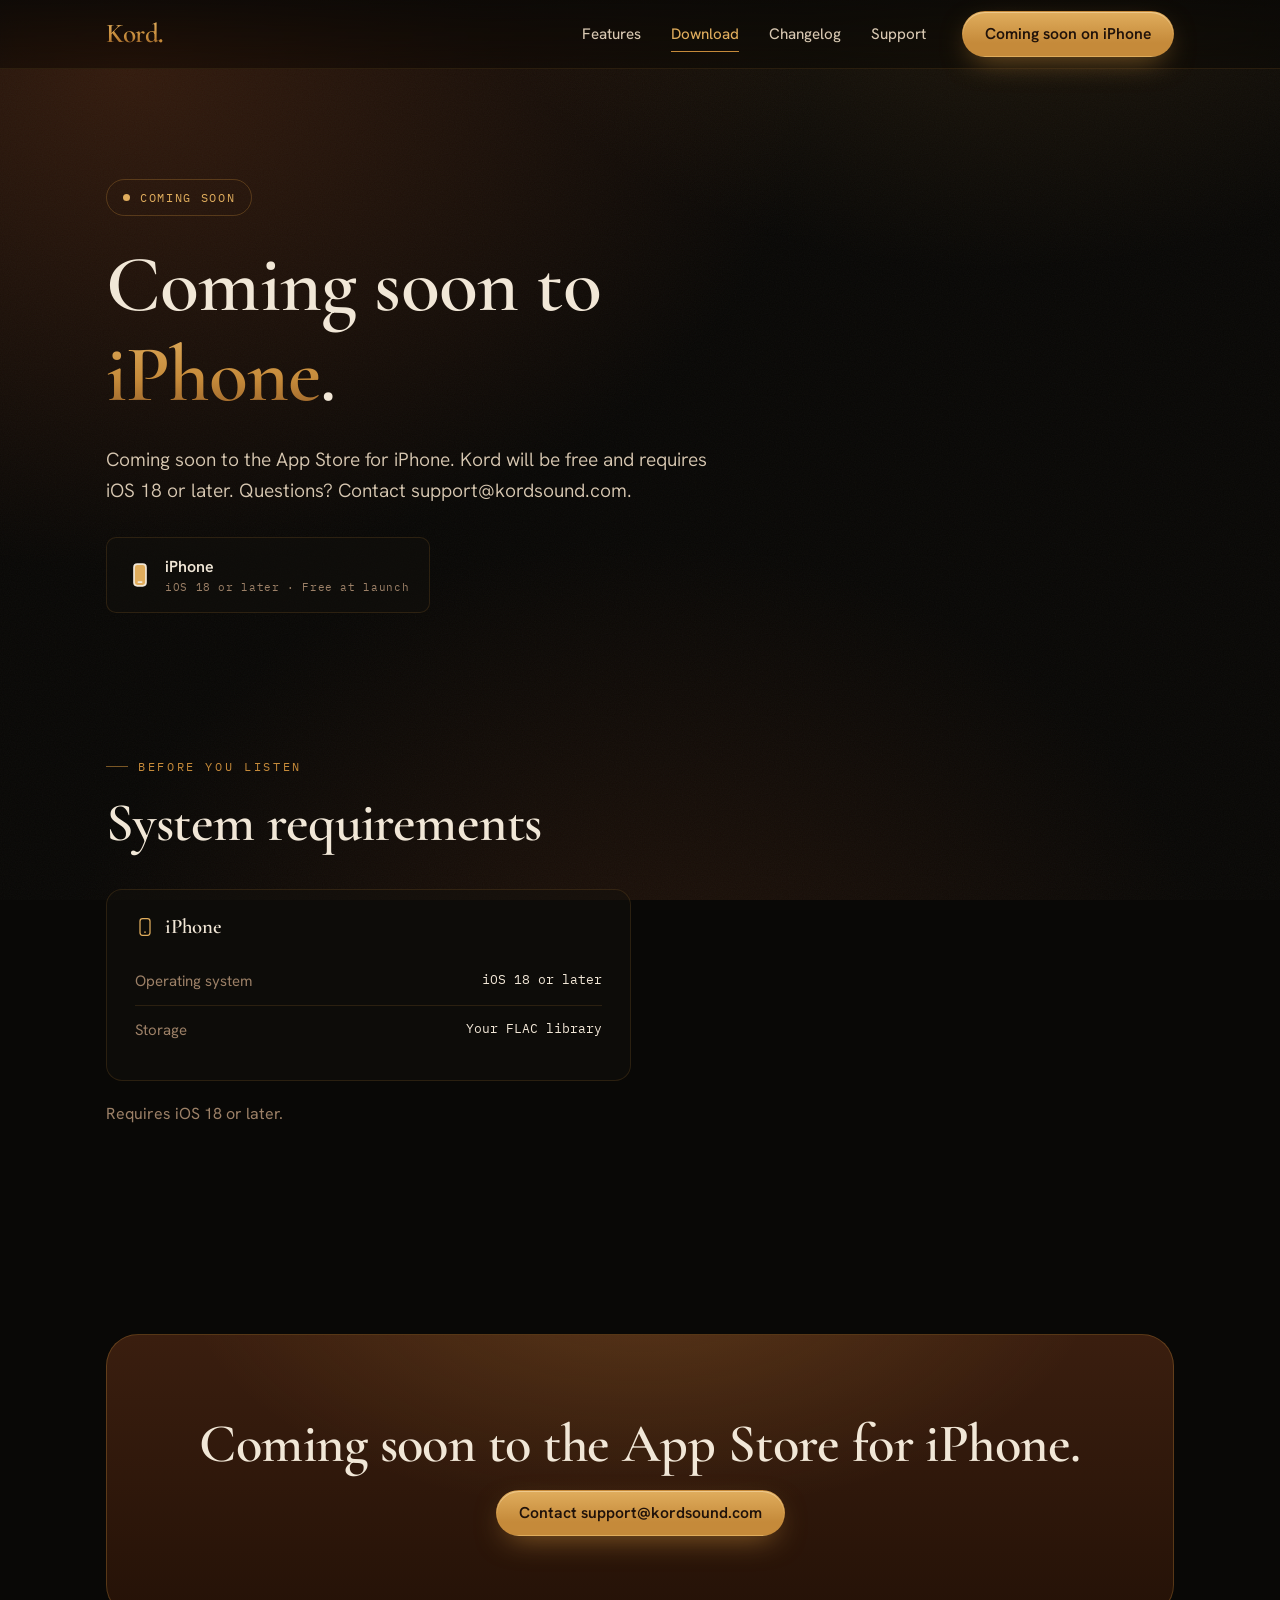
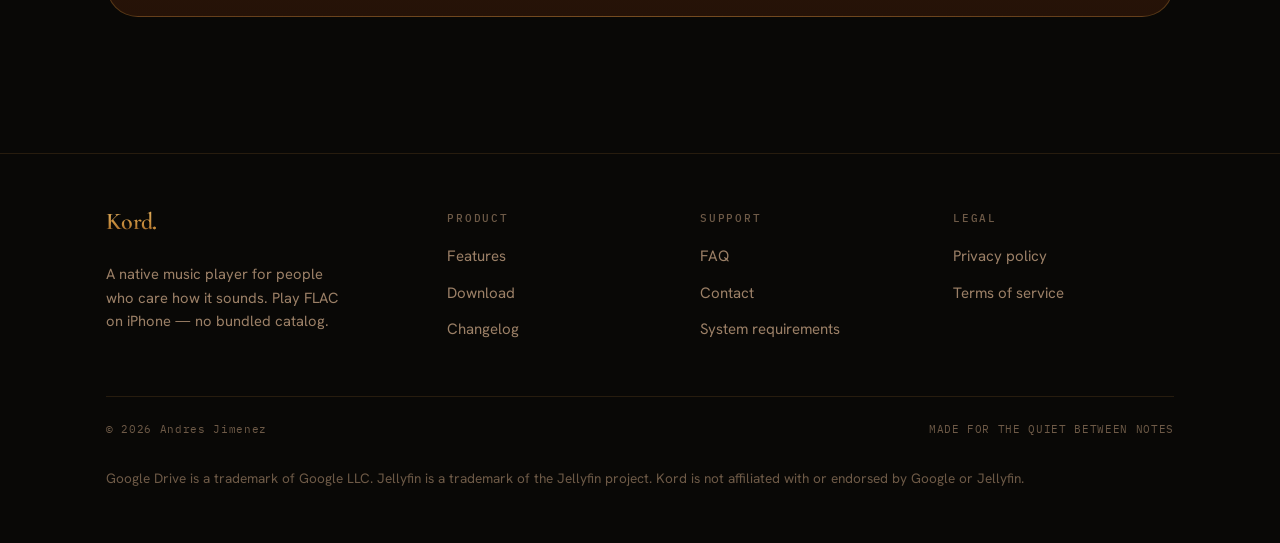
<file: download.html>
<!DOCTYPE html>
<html lang="en">
<head>
<meta charset="UTF-8" />
<meta name="viewport" content="width=device-width, initial-scale=1.0" />
<link rel="preconnect" href="https://fonts.googleapis.com" />
<link rel="preconnect" href="https://fonts.gstatic.com" crossorigin />
<title>Download — Kord</title>
<meta name="description" content="Coming soon to the App Store for iPhone. See Kord's iOS 18 requirements and contact support@kordsound.com." />
<meta property="og:type" content="website" />
<meta property="og:title" content="Download — Kord" />
<meta property="og:description" content="Coming soon to the App Store for iPhone." />
<meta property="og:image" content="https://kordsound.com/assets/og.png" />
<meta property="og:image:width" content="2400" />
<meta property="og:image:height" content="1260" />
<meta property="og:url" content="https://kordsound.com/download" />
<meta property="og:site_name" content="Kord" />
<meta name="twitter:card" content="summary_large_image" />
<meta name="twitter:image" content="https://kordsound.com/assets/og.png" />
<meta name="theme-color" content="#3A1E0F" />
<link rel="icon" type="image/png" href="assets/kord-logo.png" />
<link rel="apple-touch-icon" href="assets/kord-logo.png" />
<link rel="canonical" href="https://kordsound.com/download" />
<style id="kord-css">
/* ============================================================
   KORD — site stylesheet
   Warm, premium audiophile. Espresso + near-black + amber gold.
   Palette pulled from the app's BrandPalette.swift.
   ============================================================ */

@import url('https://fonts.googleapis.com/css2?family=Cormorant+Garamond:ital,wght@0,400;0,500;0,600;0,700;1,500&family=Hanken+Grotesk:wght@300;400;500;600;700&family=IBM+Plex+Mono:wght@400;500&display=swap');

:root {
  /* Brand fields */
  --near-black:   #090806;
  --surface:      #13110D;
  --espresso:     #3A1E0F;
  --shadow-brown: #251207;
  --walnut:       #5A2F16;

  /* Gold / accent */
  --gold:    #C58A3A;
  --gold-hi: #E0AD5D;
  --bronze:  #8A5524;

  /* Text */
  --text:        #F1E7D7;
  --text-soft:   #D8C8B2;
  --text-muted:  #9C8067;
  --text-faint:  #6E5A47;

  /* Lines & glass */
  --line:        rgba(197, 138, 58, 0.16);
  --line-strong: rgba(197, 138, 58, 0.30);
  --glass:       rgba(36, 24, 14, 0.55);

  /* Type */
  --serif: 'Cormorant Garamond', 'Times New Roman', Georgia, serif;
  --sans:  'Hanken Grotesk', -apple-system, BlinkMacSystemFont, 'Segoe UI', sans-serif;
  --mono:  'IBM Plex Mono', ui-monospace, 'SF Mono', Menlo, monospace;

  /* Layout */
  --maxw: 1180px;
  --gutter: clamp(20px, 5vw, 56px);
  --radius: 16px;
  --radius-sm: 10px;

  --ease: cubic-bezier(0.22, 0.61, 0.36, 1);
}

*, *::before, *::after { box-sizing: border-box; }

html { -webkit-text-size-adjust: 100%; scroll-behavior: smooth; }

body {
  margin: 0;
  font-family: var(--sans);
  font-weight: 400;
  color: var(--text);
  background: var(--near-black);
  line-height: 1.6;
  -webkit-font-smoothing: antialiased;
  text-rendering: optimizeLegibility;
  overflow-x: hidden;
}

/* Warm ambient background: near-black base with espresso glow pools + faint grain */
body::before {
  content: "";
  position: fixed;
  inset: 0;
  z-index: -2;
  background:
    radial-gradient(900px 600px at 78% -10%, rgba(197,138,58,0.14), transparent 60%),
    radial-gradient(1100px 800px at 10% 8%, rgba(58,30,15,0.85), transparent 62%),
    radial-gradient(1000px 900px at 50% 120%, rgba(58,30,15,0.55), transparent 60%),
    var(--near-black);
}
body::after {
  content: "";
  position: fixed;
  inset: 0;
  z-index: -1;
  pointer-events: none;
  opacity: 0.04;
  background-image: url("data:image/svg+xml,%3Csvg xmlns='http://www.w3.org/2000/svg' width='160' height='160'%3E%3Cfilter id='n'%3E%3CfeTurbulence type='fractalNoise' baseFrequency='0.85' numOctaves='2' stitchTiles='stitch'/%3E%3C/filter%3E%3Crect width='100%25' height='100%25' filter='url(%23n)'/%3E%3C/svg%3E");
}

img { max-width: 100%; display: block; }
a { color: inherit; text-decoration: none; }

/* ---------- Layout helpers ---------- */
.container {
  width: 100%;
  max-width: var(--maxw);
  margin-inline: auto;
  padding-inline: var(--gutter);
}
.section { padding-block: clamp(64px, 12vw, 140px); }
.section--tight { padding-block: clamp(48px, 8vw, 96px); }

.eyebrow {
  font-family: var(--mono);
  font-size: 12px;
  letter-spacing: 0.22em;
  text-transform: uppercase;
  color: var(--gold);
  margin: 0 0 18px;
  display: inline-flex;
  align-items: center;
  gap: 10px;
}
.eyebrow::before {
  content: "";
  width: 22px; height: 1px;
  background: var(--gold);
  opacity: 0.6;
}

/* ---------- Typography ---------- */
h1, h2, h3 {
  font-family: var(--serif);
  font-weight: 600;
  line-height: 1.08;
  letter-spacing: -0.01em;
  color: var(--text);
  margin: 0;
  text-wrap: pretty;
}
.display {
  font-size: clamp(2.6rem, 6.6vw, 5rem);
  font-weight: 600;
  line-height: 1.12;
  text-wrap: pretty;
}
.h2 { font-size: clamp(2rem, 4.6vw, 3.4rem); }
.h3 { font-size: clamp(1.4rem, 2.6vw, 1.9rem); }

.lead {
  font-size: clamp(1.05rem, 1.5vw, 1.28rem);
  color: var(--text-soft);
  max-width: 56ch;
  font-weight: 350;
  text-wrap: pretty;
}
.muted { color: var(--text-muted); }

.gold-text {
  background: linear-gradient(180deg, var(--gold-hi), var(--gold) 55%, var(--bronze));
  -webkit-background-clip: text;
  background-clip: text;
  color: transparent;
}
em.serif-italic { font-style: italic; color: var(--gold-hi); }

/* ---------- Buttons ---------- */
.btn {
  display: inline-flex;
  align-items: center;
  justify-content: center;
  gap: 9px;
  font-family: var(--sans);
  font-weight: 600;
  font-size: 0.98rem;
  line-height: 1;
  padding: 14px 22px;
  border-radius: 999px;
  border: 1px solid transparent;
  cursor: pointer;
  transition: transform .25s var(--ease), box-shadow .25s var(--ease),
              background .25s var(--ease), border-color .25s var(--ease);
  white-space: nowrap;
}
.btn:active { transform: translateY(1px) scale(0.99); }

.btn--gold {
  color: #20120A;
  background: linear-gradient(180deg, var(--gold-hi), var(--gold) 70%);
  box-shadow: 0 1px 0 rgba(255,236,200,0.45) inset, 0 10px 30px -10px rgba(197,138,58,0.7);
}
.btn--gold:hover {
  transform: translateY(-2px);
  box-shadow: 0 1px 0 rgba(255,236,200,0.55) inset, 0 16px 40px -12px rgba(197,138,58,0.85);
}
.btn--ghost {
  color: var(--text);
  border-color: var(--line-strong);
  background: rgba(241,231,215,0.02);
}
.btn--ghost:hover { border-color: var(--gold); color: var(--gold-hi); background: rgba(197,138,58,0.06); }
.btn--block { width: 100%; }
.btn--lg { padding: 17px 28px; font-size: 1.04rem; }

/* ---------- Header ---------- */
.site-header {
  position: sticky;
  top: 0;
  z-index: 100;
  backdrop-filter: blur(14px) saturate(140%);
  background: linear-gradient(180deg, rgba(9,8,6,0.82), rgba(9,8,6,0.5));
  border-bottom: 1px solid var(--line);
}
.site-header__inner {
  display: flex;
  align-items: center;
  justify-content: space-between;
  height: 68px;
}
.wordmark {
  font-family: var(--serif);
  font-weight: 600;
  font-size: 1.7rem;
  letter-spacing: -0.01em;
  line-height: 1;
  display: inline-block;
  white-space: nowrap;
}
.wordmark .dot { color: var(--gold); margin-left: -0.04em; }
.wordmark--gold {
  background: linear-gradient(180deg, var(--gold-hi), var(--gold) 60%, var(--bronze));
  -webkit-background-clip: text;
  background-clip: text;
  color: transparent;
}

.nav {
  display: flex;
  align-items: center;
  gap: clamp(18px, 3vw, 36px);
}
.nav__links {
  display: flex;
  gap: clamp(16px, 2.4vw, 30px);
  list-style: none;
  margin: 0; padding: 0;
}
.nav__links a {
  font-size: 0.95rem;
  color: var(--text-soft);
  font-weight: 450;
  position: relative;
  padding-block: 6px;
  transition: color .2s var(--ease);
}
.nav__links a:hover { color: var(--text); }
.nav__links a.is-active { color: var(--gold-hi); }
.nav__links a.is-active::after {
  content: ""; position: absolute; left: 0; right: 0; bottom: -2px;
  height: 1px; background: var(--gold);
}
.nav__cta { display: inline-flex; }

.nav-toggle {
  display: none;
  background: none; border: 1px solid var(--line-strong);
  border-radius: 8px; width: 40px; height: 38px;
  cursor: pointer; color: var(--text);
  align-items: center; justify-content: center;
}
.nav-toggle svg { width: 20px; height: 20px; }

/* ---------- Hero ---------- */
.hero { position: relative; padding-top: clamp(48px, 8vw, 92px); }
.hero__grid {
  display: grid;
  grid-template-columns: 1.02fr 1fr;
  gap: clamp(32px, 5vw, 72px);
  align-items: center;
}
.hero__copy { max-width: 600px; }
.hero h1 { margin-bottom: 30px; }
.hero .lead { margin-bottom: 30px; }
.platform-tags {
  display: flex; gap: 18px; align-items: center;
  margin-top: 26px;
  font-family: var(--mono);
  font-size: 12.5px;
  letter-spacing: 0.12em;
  color: var(--text-muted);
  text-transform: uppercase;
}
.platform-tags .dotsep { width: 4px; height: 4px; border-radius: 50%; background: var(--bronze); }


/* ---------- Placeholder (striped) ---------- */
.ph {
  position: relative;
  display: grid; place-items: center;
  background:
    repeating-linear-gradient(135deg, rgba(197,138,58,0.10) 0 10px, rgba(197,138,58,0.02) 10px 20px),
    var(--shadow-brown);
  color: var(--text-faint);
}
.ph span {
  font-family: var(--mono); font-size: 10px; letter-spacing: 0.1em;
  text-transform: uppercase; color: var(--text-muted);
}

/* ---------- Feature cards ---------- */
.grid-features {
  display: grid;
  grid-template-columns: repeat(auto-fit, minmax(250px, 1fr));
  gap: 18px;
}
.fcard {
  position: relative;
  padding: 30px 28px 32px;
  border-radius: var(--radius);
  background: linear-gradient(180deg, rgba(36,24,14,0.5), rgba(19,17,13,0.5));
  border: 1px solid var(--line);
  overflow: hidden;
  transition: transform .35s var(--ease), border-color .35s var(--ease), background .35s var(--ease);
}
.fcard::after {
  content: ""; position: absolute; inset: 0; pointer-events: none;
  background: radial-gradient(420px 200px at 80% -10%, rgba(197,138,58,0.12), transparent 70%);
  opacity: 0; transition: opacity .4s var(--ease);
}
.fcard:hover { transform: translateY(-5px); border-color: var(--line-strong); }
.fcard:hover::after { opacity: 1; }
.fcard__icon {
  width: 48px; height: 48px; border-radius: 12px;
  display: grid; place-items: center;
  border: 1px solid var(--line-strong);
  background: rgba(197,138,58,0.07);
  margin-bottom: 22px;
}
.fcard__icon svg { width: 24px; height: 24px; stroke: var(--gold-hi); fill: none; stroke-width: 1.5; }
.fcard h3 { font-size: 1.45rem; margin-bottom: 8px; }
.fcard p { color: var(--text-muted); font-size: 0.96rem; margin: 0; }
.fcard__tag {
  font-family: var(--mono); font-size: 10.5px; letter-spacing: 0.12em;
  text-transform: uppercase; color: var(--gold); margin-top: 16px; display: inline-block;
}

/* feature — large alternating rows (features page) */
.frow {
  display: grid;
  grid-template-columns: 1fr 1fr;
  gap: clamp(28px, 5vw, 72px);
  align-items: center;
  padding-block: clamp(40px, 7vw, 84px);
  border-top: 1px solid var(--line);
}
.frow:nth-child(even) .frow__visual { order: -1; }
.frow__num { font-family: var(--mono); font-size: 12px; color: var(--gold); letter-spacing: 0.2em; }
.frow h2 { margin: 14px 0 16px; }
.frow ul { list-style: none; margin: 22px 0 0; padding: 0; display: grid; gap: 12px; }
.frow li { display: flex; gap: 12px; color: var(--text-soft); font-size: 0.98rem; }
.frow li svg { width: 18px; height: 18px; stroke: var(--gold); flex-shrink: 0; margin-top: 3px; }
.frow__visual {
  aspect-ratio: 4/3; border-radius: var(--radius);
  border: 1px solid var(--line-strong); overflow: hidden;
}

/* ---------- CTA band ---------- */
.cta-band {
  position: relative;
  border-radius: clamp(20px, 4vw, 32px);
  padding: clamp(44px, 7vw, 80px) var(--gutter);
  text-align: center;
  background:
    radial-gradient(700px 360px at 50% -20%, rgba(197,138,58,0.22), transparent 65%),
    linear-gradient(180deg, var(--espresso), var(--shadow-brown));
  border: 1px solid var(--line-strong);
  overflow: hidden;
}
.cta-band h2 { margin-bottom: 16px; }
.cta-band .lead { margin-inline: auto; margin-bottom: 30px; }

/* ---------- Footer ---------- */
.site-footer {
  border-top: 1px solid var(--line);
  padding-block: 56px 40px;
  margin-top: 40px;
}
.footer-grid {
  display: grid;
  grid-template-columns: 1.4fr repeat(3, 1fr);
  gap: 40px 32px;
}
.footer-brand .wordmark { font-size: 1.5rem; margin-bottom: 14px; }
.footer-brand p { color: var(--text-muted); font-size: 0.92rem; max-width: 30ch; }
.footer-col h4 {
  font-family: var(--mono); font-size: 11px; letter-spacing: 0.16em; text-transform: uppercase;
  color: var(--text-faint); margin: 0 0 16px; font-weight: 500;
}
.footer-col ul { list-style: none; margin: 0; padding: 0; display: grid; gap: 11px; }
.footer-col a { color: var(--text-muted); font-size: 0.94rem; transition: color .2s; }
.footer-col a:hover { color: var(--gold-hi); }
.footer-bottom {
  display: flex; justify-content: space-between; align-items: center; gap: 16px;
  margin-top: 48px; padding-top: 24px; border-top: 1px solid var(--line);
  font-size: 0.85rem; color: var(--text-faint); flex-wrap: wrap;
}
.footer-bottom .mono { font-family: var(--mono); font-size: 11px; letter-spacing: 0.06em; }

/* ---------- Page hero (interior pages) ---------- */
.page-hero { padding-top: clamp(56px, 9vw, 110px); padding-bottom: clamp(24px, 4vw, 40px); }
.page-hero h1 { margin-bottom: 26px; }
.page-hero .lead { margin-inline: 0; }

/* ---------- Specs (download) ---------- */
.specs { display: grid; grid-template-columns: 1fr 1fr; gap: 18px; }
.spec-card {
  border: 1px solid var(--line); border-radius: var(--radius);
  background: rgba(19,17,13,0.5); padding: 26px 28px;
}
.spec-card h3 { font-size: 1.3rem; margin-bottom: 18px; display: flex; align-items: center; gap: 10px; }
.spec-card h3 svg { width: 20px; height: 20px; stroke: var(--gold-hi); fill: none; stroke-width: 1.5; }
.spec-list { list-style: none; margin: 0; padding: 0; display: grid; gap: 0; }
.spec-list li {
  display: flex; justify-content: space-between; gap: 16px;
  padding: 12px 0; border-top: 1px solid var(--line);
  font-size: 0.94rem;
}
.spec-list li:first-child { border-top: none; }
.spec-list .k { color: var(--text-muted); }
.spec-list .v { color: var(--text); font-family: var(--mono); font-size: 0.84rem; text-align: right; }

.coming-soon-badge {
  display: inline-flex; align-items: center; gap: 10px;
  font-family: var(--mono); font-size: 12px; letter-spacing: 0.14em; text-transform: uppercase;
  color: var(--gold-hi);
  border: 1px solid var(--line-strong); border-radius: 999px;
  padding: 8px 16px; margin-bottom: 24px;
}
.platform-pills { display: flex; gap: 14px; flex-wrap: wrap; margin-top: 4px; }
.platform-pill {
  display: flex; align-items: center; gap: 12px;
  border: 1px solid var(--line); border-radius: var(--radius-sm);
  padding: 16px 20px; background: rgba(19,17,13,0.5); min-width: 200px;
}
.platform-pill svg { width: 26px; height: 26px; fill: var(--gold-hi); }
.platform-pill .pp-name { font-weight: 600; }
.platform-pill .pp-sub { font-family: var(--mono); font-size: 10.5px; color: var(--text-muted); letter-spacing: 0.06em; }

/* ---------- Changelog ---------- */
.log-list { display: grid; gap: 0; }
.log-item {
  display: grid; grid-template-columns: 200px 1fr; gap: 28px;
  padding-block: 34px; border-top: 1px solid var(--line);
  transition: background .3s;
}
.log-item:hover { background: rgba(197,138,58,0.03); }
.log-meta .ver {
  font-family: var(--serif); font-size: 2rem; font-weight: 600; color: var(--gold-hi);
}
.log-meta .date { font-family: var(--mono); font-size: 11.5px; color: var(--text-muted); letter-spacing: 0.06em; margin-top: 4px; }
.log-meta .pill {
  display: inline-block; margin-top: 12px;
  font-family: var(--mono); font-size: 10px; letter-spacing: 0.1em; text-transform: uppercase;
  color: var(--gold); border: 1px solid var(--line-strong); border-radius: 999px; padding: 3px 10px;
}
.log-body h3 { font-size: 1.5rem; margin-bottom: 12px; }
.log-body p { color: var(--text-muted); margin: 0 0 16px; }
.log-body ul { margin: 0; padding-left: 0; list-style: none; display: grid; gap: 10px; }
.log-body li { display: flex; gap: 11px; color: var(--text-soft); font-size: 0.96rem; }
.log-body li::before { content: "—"; color: var(--gold); }
.log-body a.readmore { color: var(--gold-hi); font-weight: 500; font-size: 0.94rem; display: inline-flex; gap: 7px; align-items: center; }

/* changelog single entry */
.prose { max-width: 70ch; }
.prose h2 { font-size: 1.7rem; margin: 38px 0 14px; }
.prose h3 { font-size: 1.3rem; margin: 28px 0 10px; }
.prose p { color: var(--text-soft); margin: 0 0 18px; }
.prose ul { padding-left: 0; list-style: none; display: grid; gap: 11px; margin: 0 0 22px; }
.prose li { display: flex; gap: 12px; color: var(--text-soft); }
.prose li::before { content: "—"; color: var(--gold); flex-shrink: 0; }
.back-link { display: inline-flex; gap: 8px; align-items: center; color: var(--text-muted); font-size: 0.92rem; margin-bottom: 28px; }
.back-link:hover { color: var(--gold-hi); }
.back-link svg { width: 16px; height: 16px; stroke: currentColor; fill: none; stroke-width: 1.6; }

/* ---------- FAQ ---------- */
.faq { display: grid; gap: 0; max-width: 820px; }
.faq-item { border-top: 1px solid var(--line); }
.faq-item:last-child { border-bottom: 1px solid var(--line); }
.faq-q {
  width: 100%; text-align: left; background: none; border: none; cursor: pointer;
  display: flex; justify-content: space-between; align-items: center; gap: 20px;
  padding: 24px 4px; color: var(--text); font-family: var(--serif);
  font-size: clamp(1.15rem, 2vw, 1.45rem); font-weight: 500; line-height: 1.2;
}
.faq-q .chev { width: 22px; height: 22px; flex-shrink: 0; stroke: var(--gold); fill: none; stroke-width: 1.6; transition: transform .35s var(--ease); }
.faq-item.open .faq-q .chev { transform: rotate(45deg); }
.faq-a { overflow: hidden; max-height: 0; transition: max-height .4s var(--ease); }
.faq-a__inner { padding: 0 4px 26px; color: var(--text-muted); max-width: 64ch; }
.faq-a__inner p { margin: 0 0 12px; }

/* ---------- Reveal animation (progressive enhancement: visible by default) ---------- */
.reveal { opacity: 1; transform: none; }
.js-anim .reveal { opacity: 0; transform: translateY(24px); transition: opacity .8s var(--ease), transform .8s var(--ease); }
.js-anim .reveal.in { opacity: 1; transform: none; }
.reveal[data-d="1"] { transition-delay: .08s; }
.reveal[data-d="2"] { transition-delay: .16s; }
.reveal[data-d="3"] { transition-delay: .24s; }
.reveal[data-d="4"] { transition-delay: .32s; }
@media (prefers-reduced-motion: reduce) {
  .reveal { opacity: 1 !important; transform: none !important; }
  * { scroll-behavior: auto !important; }
}

/* ---------- Responsive ---------- */
@media (max-width: 980px) {
  .hero__grid { grid-template-columns: 1fr; }
  .hero__visual { max-width: 480px; }
  .frow { grid-template-columns: 1fr; }
  .frow:nth-child(even) .frow__visual { order: 0; }
  .specs { grid-template-columns: 1fr; }
  .footer-grid { grid-template-columns: 1fr 1fr; }
  .log-item { grid-template-columns: 1fr; gap: 14px; }
}
@media (max-width: 680px) {
  .nav__links, .nav__cta { display: none; }
  .nav-toggle { display: inline-flex; }
  .nav.is-open .nav__links {
    display: flex; flex-direction: column; gap: 4px;
    position: absolute; left: 0; right: 0; top: 68px;
    background: rgba(9,8,6,0.97); backdrop-filter: blur(16px);
    border-bottom: 1px solid var(--line); padding: 16px var(--gutter) 24px;
  }
  .nav.is-open .nav__links a { padding: 12px 0; font-size: 1.05rem; border-bottom: 1px solid var(--line); }
  .nav.is-open .nav__cta { display: flex; padding: 8px var(--gutter) 20px; position: absolute; left: 0; right: 0; top: calc(68px + 270px); background: rgba(9,8,6,0.97); }
  .footer-grid { grid-template-columns: 1fr; gap: 28px; }
}

</style>
</head>
<body>

<header class="site-header">
  <div class="container site-header__inner">
    <a class="wordmark wordmark--gold" href="/" aria-label="Kord home">Kord<span class="dot">.</span></a>
    <nav class="nav" aria-label="Primary">
      <ul class="nav__links">
        <li><a href="features">Features</a></li>
        <li><a href="download" class="is-active">Download</a></li>
        <li><a href="changelog">Changelog</a></li>
        <li><a href="support">Support</a></li>
      </ul>
      <a class="btn btn--gold nav__cta" href="#requirements">Coming soon on iPhone</a>
    </nav>
    <button class="nav-toggle" aria-label="Menu" aria-expanded="false">
      <svg viewBox="0 0 24 24" fill="none" stroke="currentColor" stroke-width="1.6"><path d="M3 6h18M3 12h18M3 18h18"/></svg>
    </button>
  </div>
</header>

<main>
  <section class="page-hero container" data-screen-label="Download / Hero">
    <span class="coming-soon-badge"><span class="pulse" style="width:7px;height:7px;border-radius:50%;background:var(--gold-hi);display:inline-block;"></span> Coming soon</span>
    <h1 class="display" style="max-width: 15ch;">Coming soon to <span class="gold-text">iPhone</span>.</h1>
    <p class="lead">Coming soon to the App Store for iPhone. Kord will be free and requires iOS 18 or later. Questions? <a href="mailto:support@kordsound.com">Contact support@kordsound.com</a>.</p>

    <div class="platform-pills" style="margin-top:30px;">
      <div class="platform-pill">
        <svg viewBox="0 0 24 24" fill="none" stroke="currentColor" stroke-width="1.6"><rect x="6.5" y="2" width="11" height="20" rx="3"/><path d="M10.5 18.5h3" stroke-linecap="round"/></svg>
        <div><div class="pp-name">iPhone</div><div class="pp-sub">iOS 18 or later · Free at launch</div></div>
      </div>

    </div>
  </section>

  <section class="container section--tight" data-screen-label="Download / Requirements" id="requirements">
    <div class="reveal" style="max-width:620px;margin-bottom:36px;">
      <p class="eyebrow">Before you listen</p>
      <h2 class="h2">System requirements</h2>
    </div>
    <div class="specs">
      <div class="spec-card reveal">
        <h3><svg viewBox="0 0 24 24"><rect x="6" y="2" width="12" height="20" rx="3"/><path d="M11 18h2"/></svg> iPhone</h3>
        <ul class="spec-list">
          <li><span class="k">Operating system</span><span class="v">iOS 18 or later</span></li>
          <li><span class="k">Storage</span><span class="v">Your FLAC library</span></li>
        </ul>
      </div>
    </div>
    <p class="muted reveal" style="margin-top:20px;">Requires iOS 18 or later.</p>
  </section>

  <section class="section section--tight" data-screen-label="Download / Availability">
    <div class="container">
      <div class="cta-band reveal">
        <h2 class="h2">Coming soon to the App Store for iPhone.</h2>
        <a class="btn btn--gold" href="mailto:support@kordsound.com">Contact support@kordsound.com</a>
      </div>
    </div>
  </section>
</main>

<footer class="site-footer">
  <div class="container">
    <div class="footer-grid">
      <div class="footer-brand">
        <div class="wordmark wordmark--gold">Kord<span class="dot">.</span></div>
        <p>A native music player for people who care how it sounds. Play FLAC on iPhone — no bundled catalog.</p>
      </div>
      <div class="footer-col">
        <h4>Product</h4>
        <ul>
          <li><a href="features">Features</a></li>
          <li><a href="download">Download</a></li>
          <li><a href="changelog">Changelog</a></li>
        </ul>
      </div>
      <div class="footer-col">
        <h4>Support</h4>
        <ul>
          <li><a href="support">FAQ</a></li>
          <li><a href="support#contact">Contact</a></li>
          <li><a href="download#requirements">System requirements</a></li>
        </ul>
      </div>
      <div class="footer-col">
        <h4>Legal</h4>
        <ul>
          <li><a href="privacy">Privacy policy</a></li>
          <li><a href="terms">Terms of service</a></li>
        </ul>
      </div>
    </div>
    <div class="footer-bottom">
      <span class="mono">© 2026 Andres Jimenez</span>
      <span class="mono">MADE FOR THE QUIET BETWEEN NOTES</span>
      <p>Google Drive is a trademark of Google LLC. Jellyfin is a trademark of the Jellyfin project. Kord is not affiliated with or endorsed by Google or Jellyfin.</p>
    </div>
  </div>
</footer>

<script src="assets/site.js" defer></script>
</body>
</html>
</file>
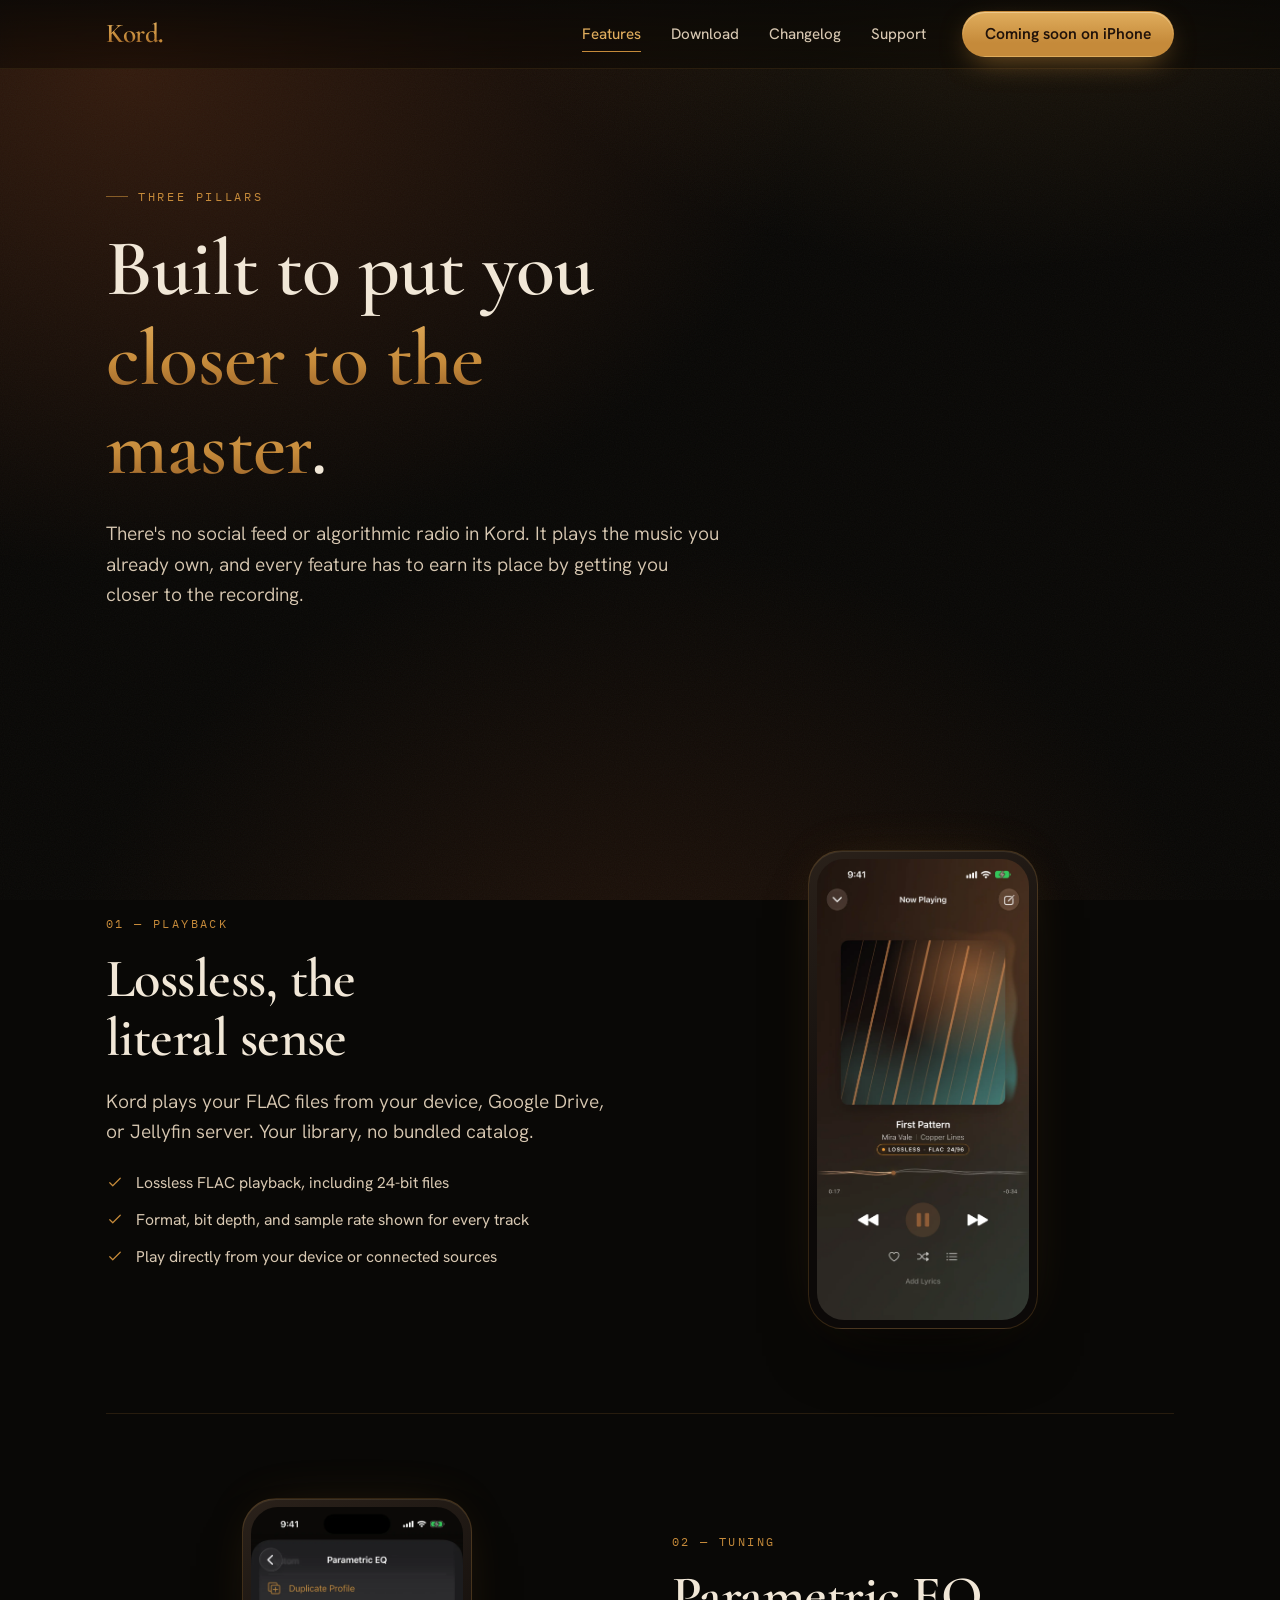
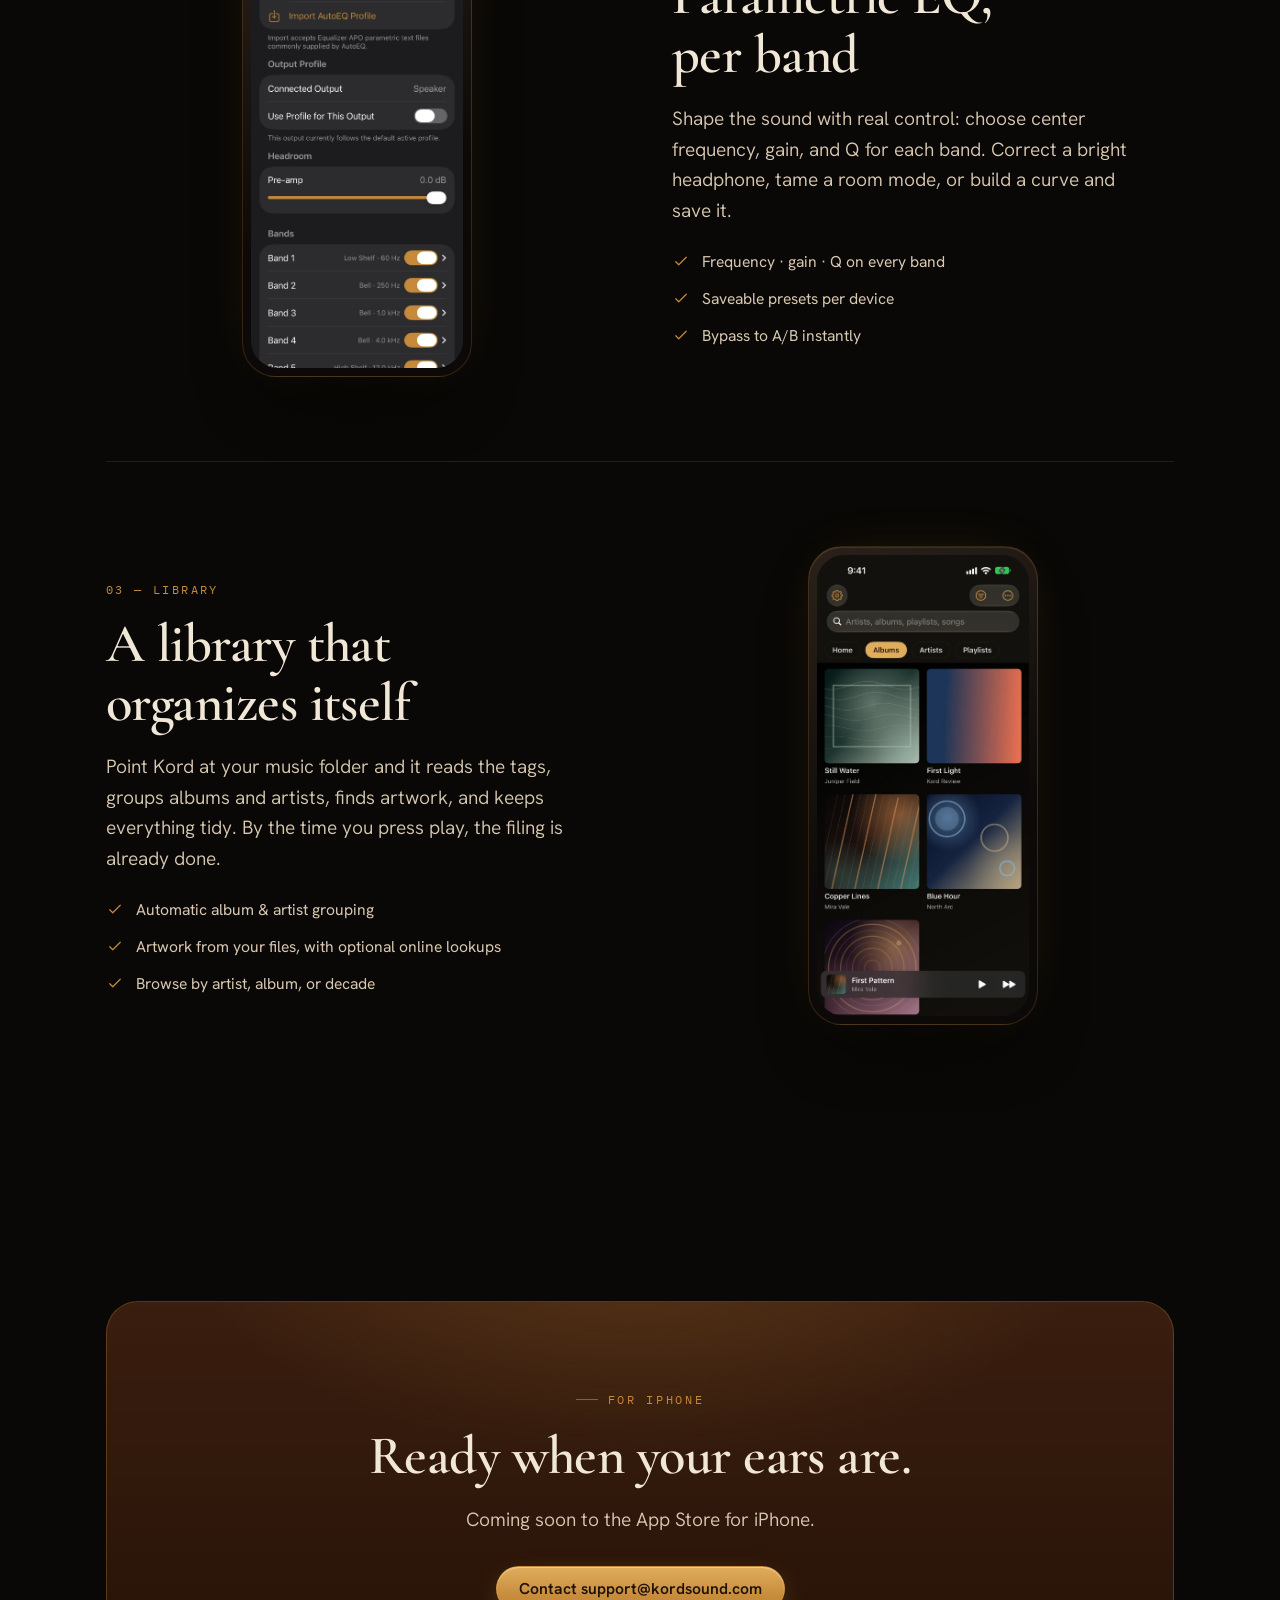
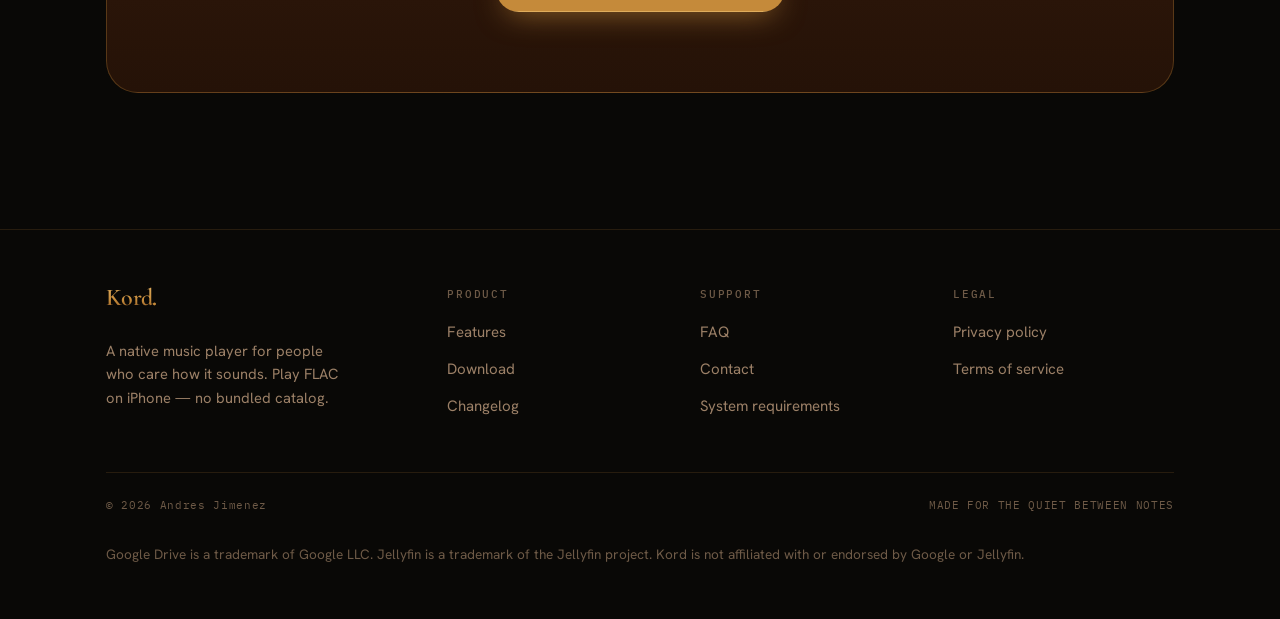
<file: features.html>
<!DOCTYPE html>
<html lang="en">
<head>
<meta charset="UTF-8" />
<meta name="viewport" content="width=device-width, initial-scale=1.0" />
<link rel="preconnect" href="https://fonts.googleapis.com" />
<link rel="preconnect" href="https://fonts.gstatic.com" crossorigin />
<title>Features — Kord</title>
<meta name="description" content="Lossless playback, parametric EQ, and a smart auto-organized library. The pillars of Kord." />
<meta property="og:type" content="website" />
<meta property="og:title" content="Features — Kord" />
<meta property="og:description" content="Lossless playback, parametric EQ, and a smart library." />
<meta property="og:image" content="https://kordsound.com/assets/og.png" />
<meta property="og:image:width" content="2400" />
<meta property="og:image:height" content="1260" />
<meta property="og:url" content="https://kordsound.com/features" />
<meta property="og:site_name" content="Kord" />
<meta name="twitter:card" content="summary_large_image" />
<meta name="twitter:image" content="https://kordsound.com/assets/og.png" />
<meta name="theme-color" content="#3A1E0F" />
<link rel="icon" type="image/png" href="assets/kord-logo.png" />
<link rel="apple-touch-icon" href="assets/kord-logo.png" />
<link rel="canonical" href="https://kordsound.com/features" />
<style id="kord-css">
/* ============================================================
   KORD — site stylesheet
   Warm, premium audiophile. Espresso + near-black + amber gold.
   Palette pulled from the app's BrandPalette.swift.
   ============================================================ */

@import url('https://fonts.googleapis.com/css2?family=Cormorant+Garamond:ital,wght@0,400;0,500;0,600;0,700;1,500&family=Hanken+Grotesk:wght@300;400;500;600;700&family=IBM+Plex+Mono:wght@400;500&display=swap');

:root {
  /* Brand fields */
  --near-black:   #090806;
  --surface:      #13110D;
  --espresso:     #3A1E0F;
  --shadow-brown: #251207;
  --walnut:       #5A2F16;

  /* Gold / accent */
  --gold:    #C58A3A;
  --gold-hi: #E0AD5D;
  --bronze:  #8A5524;

  /* Text */
  --text:        #F1E7D7;
  --text-soft:   #D8C8B2;
  --text-muted:  #9C8067;
  --text-faint:  #6E5A47;

  /* Lines & glass */
  --line:        rgba(197, 138, 58, 0.16);
  --line-strong: rgba(197, 138, 58, 0.30);
  --glass:       rgba(36, 24, 14, 0.55);

  /* Type */
  --serif: 'Cormorant Garamond', 'Times New Roman', Georgia, serif;
  --sans:  'Hanken Grotesk', -apple-system, BlinkMacSystemFont, 'Segoe UI', sans-serif;
  --mono:  'IBM Plex Mono', ui-monospace, 'SF Mono', Menlo, monospace;

  /* Layout */
  --maxw: 1180px;
  --gutter: clamp(20px, 5vw, 56px);
  --radius: 16px;
  --radius-sm: 10px;

  --ease: cubic-bezier(0.22, 0.61, 0.36, 1);
}

*, *::before, *::after { box-sizing: border-box; }

html { -webkit-text-size-adjust: 100%; scroll-behavior: smooth; }

body {
  margin: 0;
  font-family: var(--sans);
  font-weight: 400;
  color: var(--text);
  background: var(--near-black);
  line-height: 1.6;
  -webkit-font-smoothing: antialiased;
  text-rendering: optimizeLegibility;
  overflow-x: hidden;
}

/* Warm ambient background: near-black base with espresso glow pools + faint grain */
body::before {
  content: "";
  position: fixed;
  inset: 0;
  z-index: -2;
  background:
    radial-gradient(900px 600px at 78% -10%, rgba(197,138,58,0.14), transparent 60%),
    radial-gradient(1100px 800px at 10% 8%, rgba(58,30,15,0.85), transparent 62%),
    radial-gradient(1000px 900px at 50% 120%, rgba(58,30,15,0.55), transparent 60%),
    var(--near-black);
}
body::after {
  content: "";
  position: fixed;
  inset: 0;
  z-index: -1;
  pointer-events: none;
  opacity: 0.04;
  background-image: url("data:image/svg+xml,%3Csvg xmlns='http://www.w3.org/2000/svg' width='160' height='160'%3E%3Cfilter id='n'%3E%3CfeTurbulence type='fractalNoise' baseFrequency='0.85' numOctaves='2' stitchTiles='stitch'/%3E%3C/filter%3E%3Crect width='100%25' height='100%25' filter='url(%23n)'/%3E%3C/svg%3E");
}

img { max-width: 100%; display: block; }
a { color: inherit; text-decoration: none; }

/* ---------- Layout helpers ---------- */
.container {
  width: 100%;
  max-width: var(--maxw);
  margin-inline: auto;
  padding-inline: var(--gutter);
}
.section { padding-block: clamp(64px, 12vw, 140px); }
.section--tight { padding-block: clamp(48px, 8vw, 96px); }

.eyebrow {
  font-family: var(--mono);
  font-size: 12px;
  letter-spacing: 0.22em;
  text-transform: uppercase;
  color: var(--gold);
  margin: 0 0 18px;
  display: inline-flex;
  align-items: center;
  gap: 10px;
}
.eyebrow::before {
  content: "";
  width: 22px; height: 1px;
  background: var(--gold);
  opacity: 0.6;
}

/* ---------- Typography ---------- */
h1, h2, h3 {
  font-family: var(--serif);
  font-weight: 600;
  line-height: 1.08;
  letter-spacing: -0.01em;
  color: var(--text);
  margin: 0;
  text-wrap: pretty;
}
.display {
  font-size: clamp(2.6rem, 6.6vw, 5rem);
  font-weight: 600;
  line-height: 1.12;
  text-wrap: pretty;
}
.h2 { font-size: clamp(2rem, 4.6vw, 3.4rem); }
.h3 { font-size: clamp(1.4rem, 2.6vw, 1.9rem); }

.lead {
  font-size: clamp(1.05rem, 1.5vw, 1.28rem);
  color: var(--text-soft);
  max-width: 56ch;
  font-weight: 350;
  text-wrap: pretty;
}
.muted { color: var(--text-muted); }

.gold-text {
  background: linear-gradient(180deg, var(--gold-hi), var(--gold) 55%, var(--bronze));
  -webkit-background-clip: text;
  background-clip: text;
  color: transparent;
}
em.serif-italic { font-style: italic; color: var(--gold-hi); }

/* ---------- Buttons ---------- */
.btn {
  display: inline-flex;
  align-items: center;
  justify-content: center;
  gap: 9px;
  font-family: var(--sans);
  font-weight: 600;
  font-size: 0.98rem;
  line-height: 1;
  padding: 14px 22px;
  border-radius: 999px;
  border: 1px solid transparent;
  cursor: pointer;
  transition: transform .25s var(--ease), box-shadow .25s var(--ease),
              background .25s var(--ease), border-color .25s var(--ease);
  white-space: nowrap;
}
.btn:active { transform: translateY(1px) scale(0.99); }

.btn--gold {
  color: #20120A;
  background: linear-gradient(180deg, var(--gold-hi), var(--gold) 70%);
  box-shadow: 0 1px 0 rgba(255,236,200,0.45) inset, 0 10px 30px -10px rgba(197,138,58,0.7);
}
.btn--gold:hover {
  transform: translateY(-2px);
  box-shadow: 0 1px 0 rgba(255,236,200,0.55) inset, 0 16px 40px -12px rgba(197,138,58,0.85);
}
.btn--ghost {
  color: var(--text);
  border-color: var(--line-strong);
  background: rgba(241,231,215,0.02);
}
.btn--ghost:hover { border-color: var(--gold); color: var(--gold-hi); background: rgba(197,138,58,0.06); }
.btn--block { width: 100%; }
.btn--lg { padding: 17px 28px; font-size: 1.04rem; }

/* ---------- Header ---------- */
.site-header {
  position: sticky;
  top: 0;
  z-index: 100;
  backdrop-filter: blur(14px) saturate(140%);
  background: linear-gradient(180deg, rgba(9,8,6,0.82), rgba(9,8,6,0.5));
  border-bottom: 1px solid var(--line);
}
.site-header__inner {
  display: flex;
  align-items: center;
  justify-content: space-between;
  height: 68px;
}
.wordmark {
  font-family: var(--serif);
  font-weight: 600;
  font-size: 1.7rem;
  letter-spacing: -0.01em;
  line-height: 1;
  display: inline-block;
  white-space: nowrap;
}
.wordmark .dot { color: var(--gold); margin-left: -0.04em; }
.wordmark--gold {
  background: linear-gradient(180deg, var(--gold-hi), var(--gold) 60%, var(--bronze));
  -webkit-background-clip: text;
  background-clip: text;
  color: transparent;
}

.nav {
  display: flex;
  align-items: center;
  gap: clamp(18px, 3vw, 36px);
}
.nav__links {
  display: flex;
  gap: clamp(16px, 2.4vw, 30px);
  list-style: none;
  margin: 0; padding: 0;
}
.nav__links a {
  font-size: 0.95rem;
  color: var(--text-soft);
  font-weight: 450;
  position: relative;
  padding-block: 6px;
  transition: color .2s var(--ease);
}
.nav__links a:hover { color: var(--text); }
.nav__links a.is-active { color: var(--gold-hi); }
.nav__links a.is-active::after {
  content: ""; position: absolute; left: 0; right: 0; bottom: -2px;
  height: 1px; background: var(--gold);
}
.nav__cta { display: inline-flex; }

.nav-toggle {
  display: none;
  background: none; border: 1px solid var(--line-strong);
  border-radius: 8px; width: 40px; height: 38px;
  cursor: pointer; color: var(--text);
  align-items: center; justify-content: center;
}
.nav-toggle svg { width: 20px; height: 20px; }

/* ---------- Hero ---------- */
.hero { position: relative; padding-top: clamp(48px, 8vw, 92px); }
.hero__grid {
  display: grid;
  grid-template-columns: 1.02fr 1fr;
  gap: clamp(32px, 5vw, 72px);
  align-items: center;
}
.hero__copy { max-width: 600px; }
.hero h1 { margin-bottom: 30px; }
.hero .lead { margin-bottom: 30px; }
.platform-tags {
  display: flex; gap: 18px; align-items: center;
  margin-top: 26px;
  font-family: var(--mono);
  font-size: 12.5px;
  letter-spacing: 0.12em;
  color: var(--text-muted);
  text-transform: uppercase;
}
.platform-tags .dotsep { width: 4px; height: 4px; border-radius: 50%; background: var(--bronze); }


/* ---------- Placeholder (striped) ---------- */
.ph {
  position: relative;
  display: grid; place-items: center;
  background:
    repeating-linear-gradient(135deg, rgba(197,138,58,0.10) 0 10px, rgba(197,138,58,0.02) 10px 20px),
    var(--shadow-brown);
  color: var(--text-faint);
}
.ph span {
  font-family: var(--mono); font-size: 10px; letter-spacing: 0.1em;
  text-transform: uppercase; color: var(--text-muted);
}

/* ---------- Feature cards ---------- */
.grid-features {
  display: grid;
  grid-template-columns: repeat(auto-fit, minmax(250px, 1fr));
  gap: 18px;
}
.fcard {
  position: relative;
  padding: 30px 28px 32px;
  border-radius: var(--radius);
  background: linear-gradient(180deg, rgba(36,24,14,0.5), rgba(19,17,13,0.5));
  border: 1px solid var(--line);
  overflow: hidden;
  transition: transform .35s var(--ease), border-color .35s var(--ease), background .35s var(--ease);
}
.fcard::after {
  content: ""; position: absolute; inset: 0; pointer-events: none;
  background: radial-gradient(420px 200px at 80% -10%, rgba(197,138,58,0.12), transparent 70%);
  opacity: 0; transition: opacity .4s var(--ease);
}
.fcard:hover { transform: translateY(-5px); border-color: var(--line-strong); }
.fcard:hover::after { opacity: 1; }
.fcard__icon {
  width: 48px; height: 48px; border-radius: 12px;
  display: grid; place-items: center;
  border: 1px solid var(--line-strong);
  background: rgba(197,138,58,0.07);
  margin-bottom: 22px;
}
.fcard__icon svg { width: 24px; height: 24px; stroke: var(--gold-hi); fill: none; stroke-width: 1.5; }
.fcard h3 { font-size: 1.45rem; margin-bottom: 8px; }
.fcard p { color: var(--text-muted); font-size: 0.96rem; margin: 0; }
.fcard__tag {
  font-family: var(--mono); font-size: 10.5px; letter-spacing: 0.12em;
  text-transform: uppercase; color: var(--gold); margin-top: 16px; display: inline-block;
}

/* feature — large alternating rows (features page) */
.frow {
  display: grid;
  grid-template-columns: 1fr 1fr;
  gap: clamp(28px, 5vw, 72px);
  align-items: center;
  padding-block: clamp(40px, 7vw, 84px);
  border-top: 1px solid var(--line);
}
.frow:nth-child(even) .frow__visual { order: -1; }
.frow__num { font-family: var(--mono); font-size: 12px; color: var(--gold); letter-spacing: 0.2em; }
.frow h2 { margin: 14px 0 16px; }
.frow ul { list-style: none; margin: 22px 0 0; padding: 0; display: grid; gap: 12px; }
.frow li { display: flex; gap: 12px; color: var(--text-soft); font-size: 0.98rem; }
.frow li svg { width: 18px; height: 18px; stroke: var(--gold); flex-shrink: 0; margin-top: 3px; }
.frow__visual { display: flex; justify-content: center; }
/* Device frame for real app screenshots (mirrors the home-page iPhone mockup).
   The screenshots already include the status bar + Dynamic Island, so the
   frame only supplies the bezel, corners, and shadow. */
.device {
  width: min(230px, 62%);
  border-radius: 34px;
  padding: 8px;
  background: linear-gradient(155deg, #2a211a, #0c0908 62%);
  border: 1px solid rgba(197,138,58,0.22);
  box-shadow:
    0 1px 0 rgba(255,221,170,0.10) inset,
    0 36px 70px -32px rgba(0,0,0,0.9),
    0 0 60px -24px rgba(197,138,58,0.28);
  transition: transform .6s var(--ease);
}
.device:hover { transform: translateY(-6px); }
.device img { display: block; width: 100%; height: auto; border-radius: 27px; }

/* ---------- CTA band ---------- */
.cta-band {
  position: relative;
  border-radius: clamp(20px, 4vw, 32px);
  padding: clamp(44px, 7vw, 80px) var(--gutter);
  text-align: center;
  background:
    radial-gradient(700px 360px at 50% -20%, rgba(197,138,58,0.22), transparent 65%),
    linear-gradient(180deg, var(--espresso), var(--shadow-brown));
  border: 1px solid var(--line-strong);
  overflow: hidden;
}
.cta-band h2 { margin-bottom: 16px; }
.cta-band .lead { margin-inline: auto; margin-bottom: 30px; }

/* ---------- Footer ---------- */
.site-footer {
  border-top: 1px solid var(--line);
  padding-block: 56px 40px;
  margin-top: 40px;
}
.footer-grid {
  display: grid;
  grid-template-columns: 1.4fr repeat(3, 1fr);
  gap: 40px 32px;
}
.footer-brand .wordmark { font-size: 1.5rem; margin-bottom: 14px; }
.footer-brand p { color: var(--text-muted); font-size: 0.92rem; max-width: 30ch; }
.footer-col h4 {
  font-family: var(--mono); font-size: 11px; letter-spacing: 0.16em; text-transform: uppercase;
  color: var(--text-faint); margin: 0 0 16px; font-weight: 500;
}
.footer-col ul { list-style: none; margin: 0; padding: 0; display: grid; gap: 11px; }
.footer-col a { color: var(--text-muted); font-size: 0.94rem; transition: color .2s; }
.footer-col a:hover { color: var(--gold-hi); }
.footer-bottom {
  display: flex; justify-content: space-between; align-items: center; gap: 16px;
  margin-top: 48px; padding-top: 24px; border-top: 1px solid var(--line);
  font-size: 0.85rem; color: var(--text-faint); flex-wrap: wrap;
}
.footer-bottom .mono { font-family: var(--mono); font-size: 11px; letter-spacing: 0.06em; }

/* ---------- Page hero (interior pages) ---------- */
.page-hero { padding-top: clamp(56px, 9vw, 110px); padding-bottom: clamp(24px, 4vw, 40px); }
.page-hero h1 { margin-bottom: 26px; }
.page-hero .lead { margin-inline: 0; }

/* ---------- Specs (download) ---------- */
.specs { display: grid; grid-template-columns: 1fr 1fr; gap: 18px; }
.spec-card {
  border: 1px solid var(--line); border-radius: var(--radius);
  background: rgba(19,17,13,0.5); padding: 26px 28px;
}
.spec-card h3 { font-size: 1.3rem; margin-bottom: 18px; display: flex; align-items: center; gap: 10px; }
.spec-card h3 svg { width: 20px; height: 20px; stroke: var(--gold-hi); fill: none; stroke-width: 1.5; }
.spec-list { list-style: none; margin: 0; padding: 0; display: grid; gap: 0; }
.spec-list li {
  display: flex; justify-content: space-between; gap: 16px;
  padding: 12px 0; border-top: 1px solid var(--line);
  font-size: 0.94rem;
}
.spec-list li:first-child { border-top: none; }
.spec-list .k { color: var(--text-muted); }
.spec-list .v { color: var(--text); font-family: var(--mono); font-size: 0.84rem; text-align: right; }

.coming-soon-badge {
  display: inline-flex; align-items: center; gap: 10px;
  font-family: var(--mono); font-size: 12px; letter-spacing: 0.14em; text-transform: uppercase;
  color: var(--gold-hi);
  border: 1px solid var(--line-strong); border-radius: 999px;
  padding: 8px 16px; margin-bottom: 24px;
}
.platform-pills { display: flex; gap: 14px; flex-wrap: wrap; margin-top: 4px; }
.platform-pill {
  display: flex; align-items: center; gap: 12px;
  border: 1px solid var(--line); border-radius: var(--radius-sm);
  padding: 16px 20px; background: rgba(19,17,13,0.5); min-width: 200px;
}
.platform-pill svg { width: 26px; height: 26px; fill: var(--gold-hi); }
.platform-pill .pp-name { font-weight: 600; }
.platform-pill .pp-sub { font-family: var(--mono); font-size: 10.5px; color: var(--text-muted); letter-spacing: 0.06em; }

/* ---------- Changelog ---------- */
.log-list { display: grid; gap: 0; }
.log-item {
  display: grid; grid-template-columns: 200px 1fr; gap: 28px;
  padding-block: 34px; border-top: 1px solid var(--line);
  transition: background .3s;
}
.log-item:hover { background: rgba(197,138,58,0.03); }
.log-meta .ver {
  font-family: var(--serif); font-size: 2rem; font-weight: 600; color: var(--gold-hi);
}
.log-meta .date { font-family: var(--mono); font-size: 11.5px; color: var(--text-muted); letter-spacing: 0.06em; margin-top: 4px; }
.log-meta .pill {
  display: inline-block; margin-top: 12px;
  font-family: var(--mono); font-size: 10px; letter-spacing: 0.1em; text-transform: uppercase;
  color: var(--gold); border: 1px solid var(--line-strong); border-radius: 999px; padding: 3px 10px;
}
.log-body h3 { font-size: 1.5rem; margin-bottom: 12px; }
.log-body p { color: var(--text-muted); margin: 0 0 16px; }
.log-body ul { margin: 0; padding-left: 0; list-style: none; display: grid; gap: 10px; }
.log-body li { display: flex; gap: 11px; color: var(--text-soft); font-size: 0.96rem; }
.log-body li::before { content: "—"; color: var(--gold); }
.log-body a.readmore { color: var(--gold-hi); font-weight: 500; font-size: 0.94rem; display: inline-flex; gap: 7px; align-items: center; }

/* changelog single entry */
.prose { max-width: 70ch; }
.prose h2 { font-size: 1.7rem; margin: 38px 0 14px; }
.prose h3 { font-size: 1.3rem; margin: 28px 0 10px; }
.prose p { color: var(--text-soft); margin: 0 0 18px; }
.prose ul { padding-left: 0; list-style: none; display: grid; gap: 11px; margin: 0 0 22px; }
.prose li { display: flex; gap: 12px; color: var(--text-soft); }
.prose li::before { content: "—"; color: var(--gold); flex-shrink: 0; }
.back-link { display: inline-flex; gap: 8px; align-items: center; color: var(--text-muted); font-size: 0.92rem; margin-bottom: 28px; }
.back-link:hover { color: var(--gold-hi); }
.back-link svg { width: 16px; height: 16px; stroke: currentColor; fill: none; stroke-width: 1.6; }

/* ---------- FAQ ---------- */
.faq { display: grid; gap: 0; max-width: 820px; }
.faq-item { border-top: 1px solid var(--line); }
.faq-item:last-child { border-bottom: 1px solid var(--line); }
.faq-q {
  width: 100%; text-align: left; background: none; border: none; cursor: pointer;
  display: flex; justify-content: space-between; align-items: center; gap: 20px;
  padding: 24px 4px; color: var(--text); font-family: var(--serif);
  font-size: clamp(1.15rem, 2vw, 1.45rem); font-weight: 500; line-height: 1.2;
}
.faq-q .chev { width: 22px; height: 22px; flex-shrink: 0; stroke: var(--gold); fill: none; stroke-width: 1.6; transition: transform .35s var(--ease); }
.faq-item.open .faq-q .chev { transform: rotate(45deg); }
.faq-a { overflow: hidden; max-height: 0; transition: max-height .4s var(--ease); }
.faq-a__inner { padding: 0 4px 26px; color: var(--text-muted); max-width: 64ch; }
.faq-a__inner p { margin: 0 0 12px; }

/* ---------- Reveal animation (progressive enhancement: visible by default) ---------- */
.reveal { opacity: 1; transform: none; }
.js-anim .reveal { opacity: 0; transform: translateY(24px); transition: opacity .8s var(--ease), transform .8s var(--ease); }
.js-anim .reveal.in { opacity: 1; transform: none; }
.reveal[data-d="1"] { transition-delay: .08s; }
.reveal[data-d="2"] { transition-delay: .16s; }
.reveal[data-d="3"] { transition-delay: .24s; }
.reveal[data-d="4"] { transition-delay: .32s; }
@media (prefers-reduced-motion: reduce) {
  .reveal { opacity: 1 !important; transform: none !important; }
  * { scroll-behavior: auto !important; }
}

/* ---------- Responsive ---------- */
@media (max-width: 980px) {
  .hero__grid { grid-template-columns: 1fr; }
  .hero__visual { max-width: 480px; }
  .frow { grid-template-columns: 1fr; }
  .frow:nth-child(even) .frow__visual { order: 0; }
  .specs { grid-template-columns: 1fr; }
  .footer-grid { grid-template-columns: 1fr 1fr; }
  .log-item { grid-template-columns: 1fr; gap: 14px; }
}
@media (max-width: 680px) {
  .nav__links, .nav__cta { display: none; }
  .nav-toggle { display: inline-flex; }
  .nav.is-open .nav__links {
    display: flex; flex-direction: column; gap: 4px;
    position: absolute; left: 0; right: 0; top: 68px;
    background: rgba(9,8,6,0.97); backdrop-filter: blur(16px);
    border-bottom: 1px solid var(--line); padding: 16px var(--gutter) 24px;
  }
  .nav.is-open .nav__links a { padding: 12px 0; font-size: 1.05rem; border-bottom: 1px solid var(--line); }
  .nav.is-open .nav__cta { display: flex; padding: 8px var(--gutter) 20px; position: absolute; left: 0; right: 0; top: calc(68px + 270px); background: rgba(9,8,6,0.97); }
  .footer-grid { grid-template-columns: 1fr; gap: 28px; }
}

</style>
</head>
<body>

<header class="site-header">
  <div class="container site-header__inner">
    <a class="wordmark wordmark--gold" href="/" aria-label="Kord home">Kord<span class="dot">.</span></a>
    <nav class="nav" aria-label="Primary">
      <ul class="nav__links">
        <li><a href="features" class="is-active">Features</a></li>
        <li><a href="download">Download</a></li>
        <li><a href="changelog">Changelog</a></li>
        <li><a href="support">Support</a></li>
      </ul>
      <a class="btn btn--gold nav__cta" href="download">Coming soon on iPhone</a>
    </nav>
    <button class="nav-toggle" aria-label="Menu" aria-expanded="false">
      <svg viewBox="0 0 24 24" fill="none" stroke="currentColor" stroke-width="1.6"><path d="M3 6h18M3 12h18M3 18h18"/></svg>
    </button>
  </div>
</header>

<main>
  <section class="page-hero container" data-screen-label="Features / Hero">
    <p class="eyebrow">Three pillars</p>
    <h1 class="display" style="max-width: 16ch;">Built to put you <span class="gold-text">closer to the master</span>.</h1>
    <p class="lead">There's no social feed or algorithmic radio in Kord. It plays the music you already own, and every feature has to earn its place by getting you closer to the recording.</p>
  </section>

  <section class="container section--tight" data-screen-label="Features / Detail">

    <!-- 01 Lossless -->
    <div class="frow reveal" style="border-top:none;">
      <div class="frow__text">
        <span class="frow__num">01 — PLAYBACK</span>
        <h2 class="h2">Lossless, the literal sense</h2>
        <p class="lead">Kord plays your FLAC files from your device, Google Drive, or Jellyfin server. Your library, no bundled catalog.</p>
        <ul>
          <li><svg viewBox="0 0 24 24" fill="none" stroke-width="1.6" stroke-linecap="round" stroke-linejoin="round"><path d="M5 13l4 4L19 7"/></svg> Lossless FLAC playback, including 24-bit files</li>
          <li><svg viewBox="0 0 24 24" fill="none" stroke-width="1.6" stroke-linecap="round" stroke-linejoin="round"><path d="M5 13l4 4L19 7"/></svg> Format, bit depth, and sample rate shown for every track</li>
          <li><svg viewBox="0 0 24 24" fill="none" stroke-width="1.6" stroke-linecap="round" stroke-linejoin="round"><path d="M5 13l4 4L19 7"/></svg> Play directly from your device or connected sources</li>
        </ul>
      </div>
      <div class="frow__visual">
        <div class="device">
          <img src="assets/feature-playback.webp" width="921" height="2003"
               alt="Kord Now Playing screen showing First Pattern by Mira Vale with original geometric artwork and a FLAC 24/96 badge" />
        </div>
      </div>
    </div>

    <!-- 02 EQ -->
    <div class="frow reveal">
      <div class="frow__text">
        <span class="frow__num">02 — TUNING</span>
        <h2 class="h2">Parametric EQ, per band</h2>
        <p class="lead">Shape the sound with real control: choose center frequency, gain, and Q for each band. Correct a bright headphone, tame a room mode, or build a curve and save it.</p>
        <ul>
          <li><svg viewBox="0 0 24 24" fill="none" stroke-width="1.6" stroke-linecap="round" stroke-linejoin="round"><path d="M5 13l4 4L19 7"/></svg> Frequency · gain · Q on every band</li>
          <li><svg viewBox="0 0 24 24" fill="none" stroke-width="1.6" stroke-linecap="round" stroke-linejoin="round"><path d="M5 13l4 4L19 7"/></svg> Saveable presets per device</li>
          <li><svg viewBox="0 0 24 24" fill="none" stroke-width="1.6" stroke-linecap="round" stroke-linejoin="round"><path d="M5 13l4 4L19 7"/></svg> Bypass to A/B instantly</li>
        </ul>
      </div>
      <div class="frow__visual">
        <div class="device">
          <img src="assets/feature-eq.webp" width="921" height="2003"
               alt="Kord's parametric EQ on iPhone — a five-band editor with low shelf, bell, and high shelf filters, each showing its frequency, plus a pre-amp control" />
        </div>
      </div>
    </div>

    <!-- 03 Library -->
    <div class="frow reveal">
      <div class="frow__text">
        <span class="frow__num">03 — LIBRARY</span>
        <h2 class="h2">A library that organizes itself</h2>
        <p class="lead">Point Kord at your music folder and it reads the tags, groups albums and artists, finds artwork, and keeps everything tidy. By the time you press play, the filing is already done.</p>
        <ul>
          <li><svg viewBox="0 0 24 24" fill="none" stroke-width="1.6" stroke-linecap="round" stroke-linejoin="round"><path d="M5 13l4 4L19 7"/></svg> Automatic album &amp; artist grouping</li>
          <li><svg viewBox="0 0 24 24" fill="none" stroke-width="1.6" stroke-linecap="round" stroke-linejoin="round"><path d="M5 13l4 4L19 7"/></svg> Artwork from your files, with optional online lookups</li>
          <li><svg viewBox="0 0 24 24" fill="none" stroke-width="1.6" stroke-linecap="round" stroke-linejoin="round"><path d="M5 13l4 4L19 7"/></svg> Browse by artist, album, or decade</li>
        </ul>
      </div>
      <div class="frow__visual">
        <div class="device">
          <img src="assets/feature-library.webp" width="921" height="2003"
               alt="Kord album library showing fictional titles and original geometric album covers" />
        </div>
      </div>
    </div>
  </section>

  <section class="section section--tight">
    <div class="container">
      <div class="cta-band reveal">
        <p class="eyebrow" style="justify-content:center;">For iPhone</p>
        <h2 class="h2">Ready when your ears are.</h2>
        <p class="lead">Coming soon to the App Store for iPhone.</p>
        <a class="btn btn--gold" href="mailto:support@kordsound.com">Contact support@kordsound.com</a>
      </div>
    </div>
  </section>
</main>

<footer class="site-footer">
  <div class="container">
    <div class="footer-grid">
      <div class="footer-brand">
        <div class="wordmark wordmark--gold">Kord<span class="dot">.</span></div>
        <p>A native music player for people who care how it sounds. Play FLAC on iPhone — no bundled catalog.</p>
      </div>
      <div class="footer-col">
        <h4>Product</h4>
        <ul>
          <li><a href="features">Features</a></li>
          <li><a href="download">Download</a></li>
          <li><a href="changelog">Changelog</a></li>
        </ul>
      </div>
      <div class="footer-col">
        <h4>Support</h4>
        <ul>
          <li><a href="support">FAQ</a></li>
          <li><a href="support#contact">Contact</a></li>
          <li><a href="download">System requirements</a></li>
        </ul>
      </div>
      <div class="footer-col">
        <h4>Legal</h4>
        <ul>
          <li><a href="privacy">Privacy policy</a></li>
          <li><a href="terms">Terms of service</a></li>
        </ul>
      </div>
    </div>
    <div class="footer-bottom">
      <span class="mono">© 2026 Andres Jimenez</span>
      <span class="mono">MADE FOR THE QUIET BETWEEN NOTES</span>
      <p>Google Drive is a trademark of Google LLC. Jellyfin is a trademark of the Jellyfin project. Kord is not affiliated with or endorsed by Google or Jellyfin.</p>
    </div>
  </div>
</footer>

<script src="assets/site.js" defer></script>
</body>
</html>
</file>
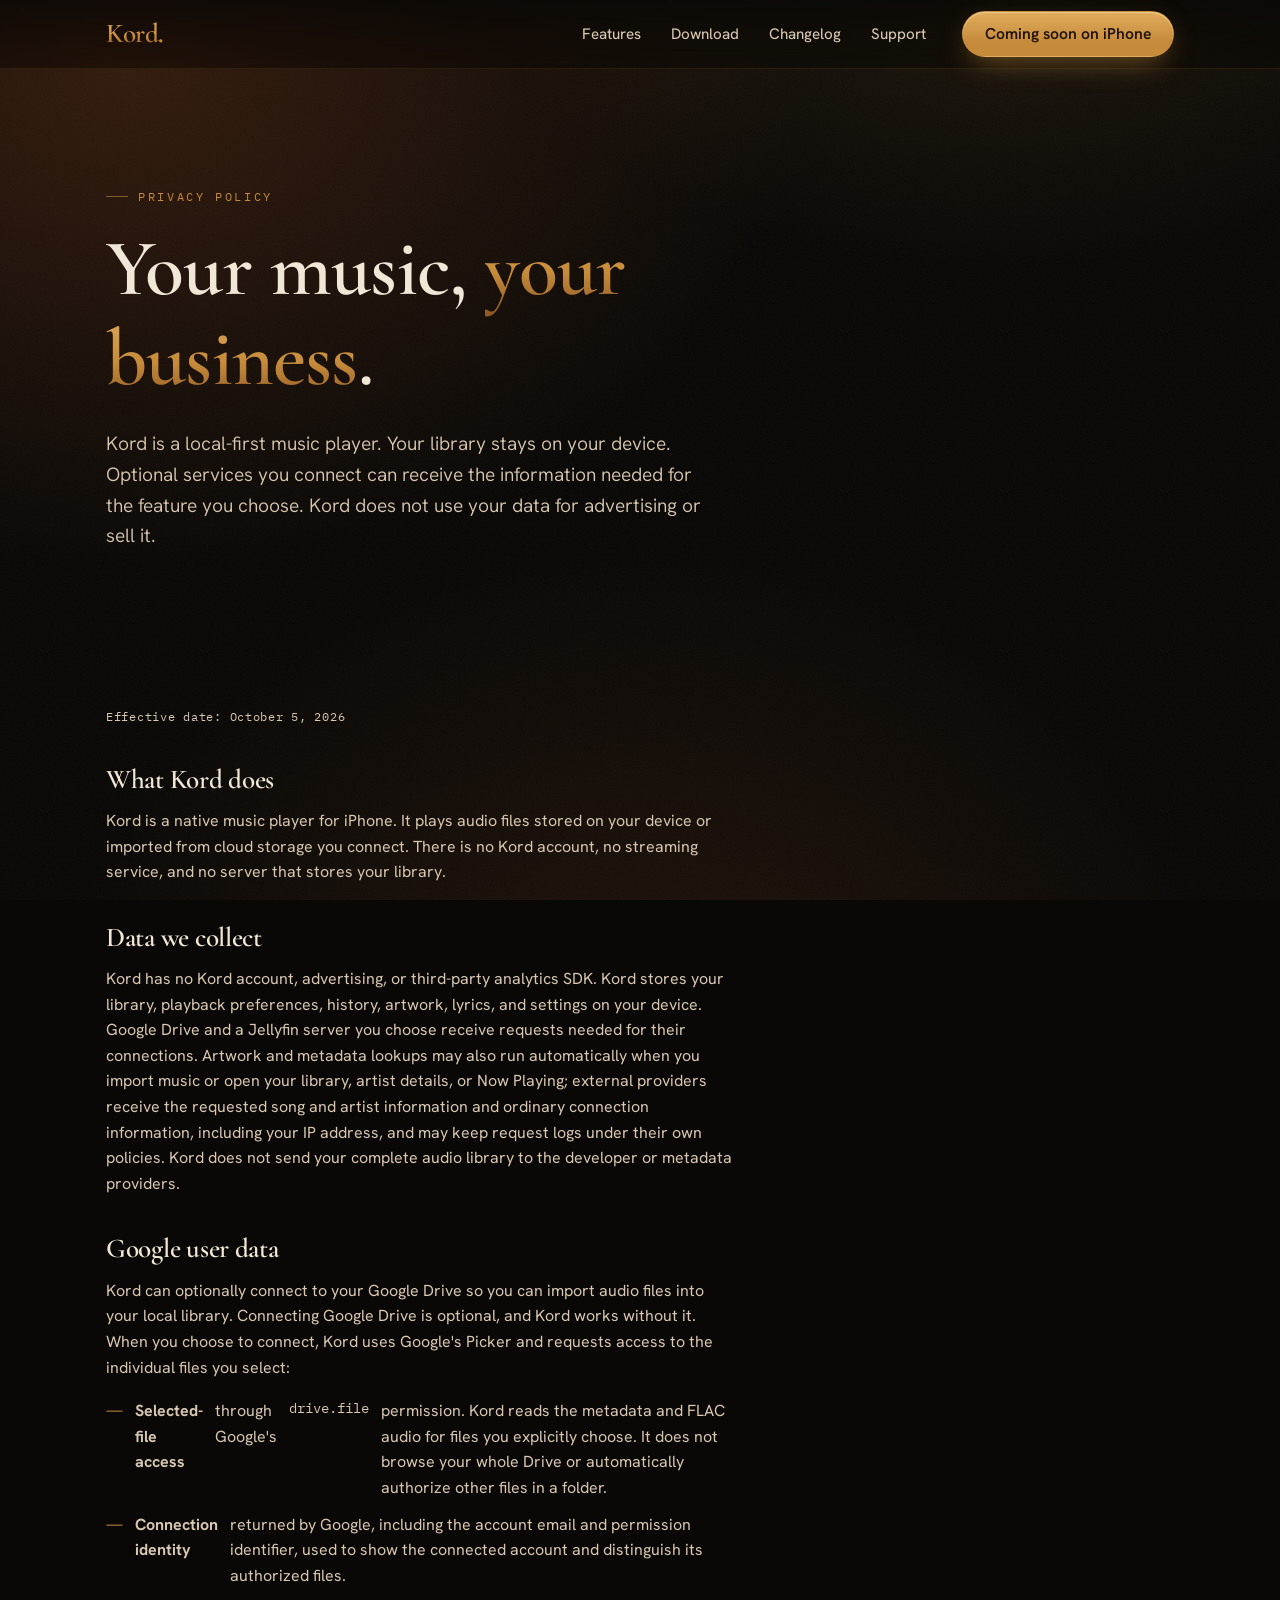
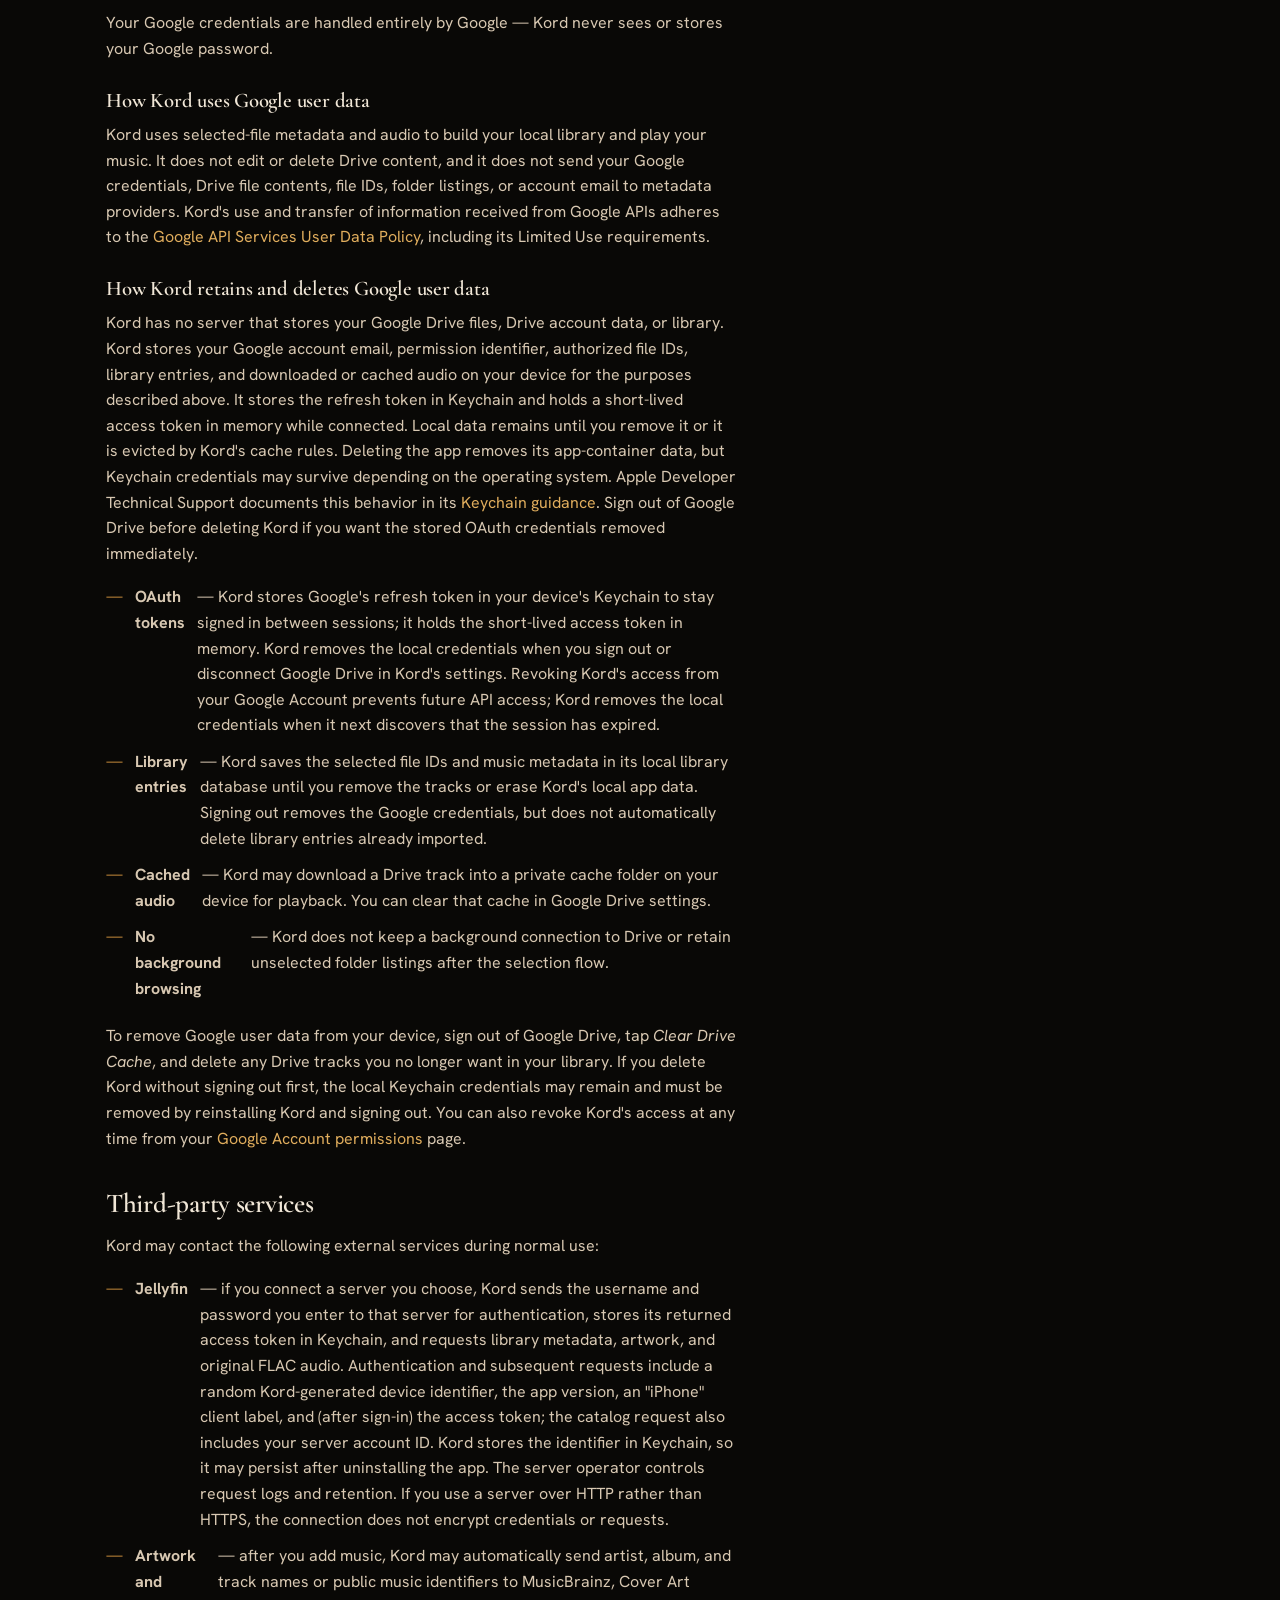
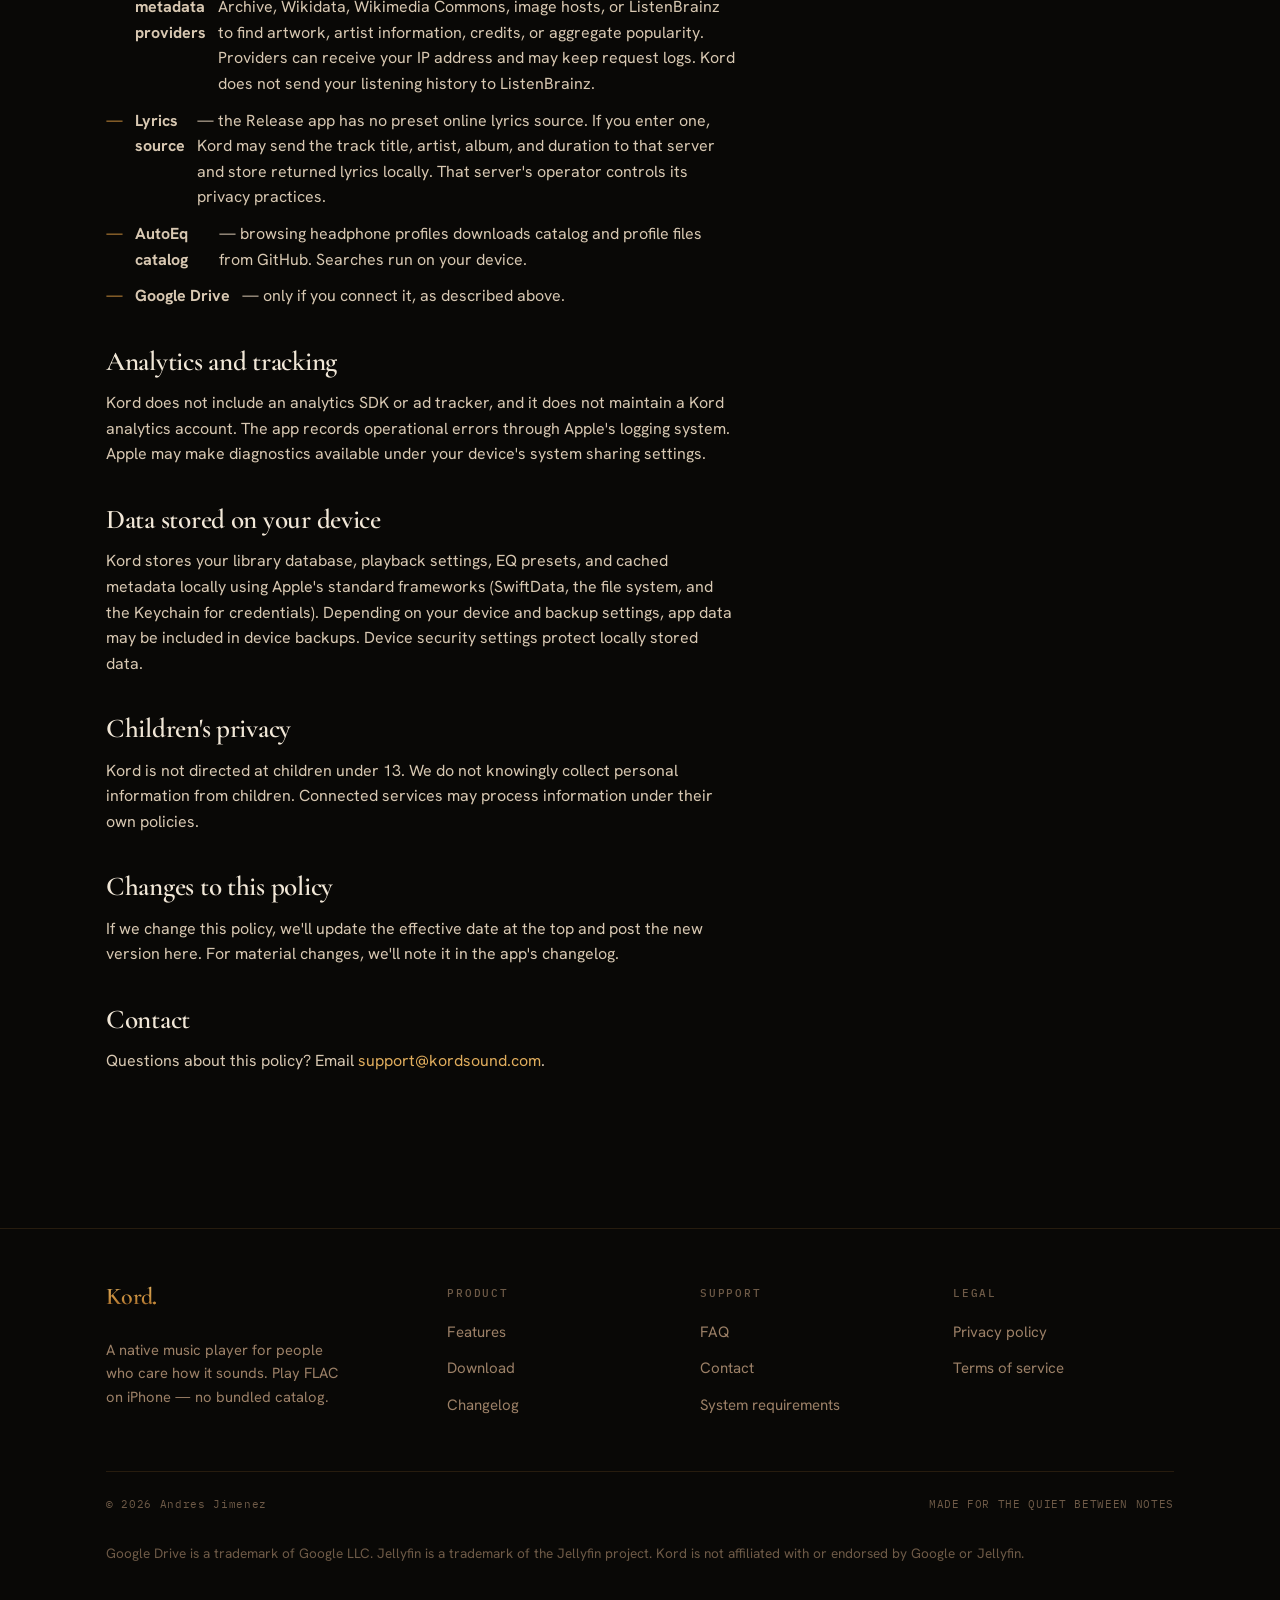
<file: privacy.html>
<!DOCTYPE html>
<html lang="en">
<head>
<meta charset="UTF-8" />
<meta name="viewport" content="width=device-width, initial-scale=1.0" />
<link rel="preconnect" href="https://fonts.googleapis.com" />
<link rel="preconnect" href="https://fonts.gstatic.com" crossorigin />
<title>Privacy Policy — Kord</title>
<meta name="description" content="Kord's privacy policy. How local storage and optional music-service connections handle your data." />
<meta property="og:type" content="website" />
<meta property="og:title" content="Privacy Policy — Kord" />
<meta property="og:description" content="How Kord handles local library data and optional music-service connections." />
<meta property="og:image" content="https://kordsound.com/assets/og.png" />
<meta property="og:image:width" content="2400" />
<meta property="og:image:height" content="1260" />
<meta property="og:url" content="https://kordsound.com/privacy" />
<meta property="og:site_name" content="Kord" />
<meta name="twitter:card" content="summary_large_image" />
<meta name="twitter:image" content="https://kordsound.com/assets/og.png" />
<meta name="theme-color" content="#3A1E0F" />
<link rel="icon" type="image/png" href="assets/kord-logo.png" />
<link rel="apple-touch-icon" href="assets/kord-logo.png" />
<link rel="canonical" href="https://kordsound.com/privacy" />
<style id="kord-css">
/* ============================================================
   KORD — site stylesheet
   Warm, premium audiophile. Espresso + near-black + amber gold.
   Palette pulled from the app's BrandPalette.swift.
   ============================================================ */

@import url('https://fonts.googleapis.com/css2?family=Cormorant+Garamond:ital,wght@0,400;0,500;0,600;0,700;1,500&family=Hanken+Grotesk:wght@300;400;500;600;700&family=IBM+Plex+Mono:wght@400;500&display=swap');

:root {
  /* Brand fields */
  --near-black:   #090806;
  --surface:      #13110D;
  --espresso:     #3A1E0F;
  --shadow-brown: #251207;
  --walnut:       #5A2F16;

  /* Gold / accent */
  --gold:    #C58A3A;
  --gold-hi: #E0AD5D;
  --bronze:  #8A5524;

  /* Text */
  --text:        #F1E7D7;
  --text-soft:   #D8C8B2;
  --text-muted:  #9C8067;
  --text-faint:  #6E5A47;

  /* Lines & glass */
  --line:        rgba(197, 138, 58, 0.16);
  --line-strong: rgba(197, 138, 58, 0.30);
  --glass:       rgba(36, 24, 14, 0.55);

  /* Type */
  --serif: 'Cormorant Garamond', 'Times New Roman', Georgia, serif;
  --sans:  'Hanken Grotesk', -apple-system, BlinkMacSystemFont, 'Segoe UI', sans-serif;
  --mono:  'IBM Plex Mono', ui-monospace, 'SF Mono', Menlo, monospace;

  /* Layout */
  --maxw: 1180px;
  --gutter: clamp(20px, 5vw, 56px);
  --radius: 16px;
  --radius-sm: 10px;

  --ease: cubic-bezier(0.22, 0.61, 0.36, 1);
}

*, *::before, *::after { box-sizing: border-box; }

html { -webkit-text-size-adjust: 100%; scroll-behavior: smooth; }

body {
  margin: 0;
  font-family: var(--sans);
  font-weight: 400;
  color: var(--text);
  background: var(--near-black);
  line-height: 1.6;
  -webkit-font-smoothing: antialiased;
  text-rendering: optimizeLegibility;
  overflow-x: hidden;
}

body::before {
  content: "";
  position: fixed;
  inset: 0;
  z-index: -2;
  background:
    radial-gradient(900px 600px at 78% -10%, rgba(197,138,58,0.14), transparent 60%),
    radial-gradient(1100px 800px at 10% 8%, rgba(58,30,15,0.85), transparent 62%),
    radial-gradient(1000px 900px at 50% 120%, rgba(58,30,15,0.55), transparent 60%),
    var(--near-black);
}
body::after {
  content: "";
  position: fixed;
  inset: 0;
  z-index: -1;
  pointer-events: none;
  opacity: 0.04;
  background-image: url("data:image/svg+xml,%3Csvg xmlns='http://www.w3.org/2000/svg' width='160' height='160'%3E%3Cfilter id='n'%3E%3CfeTurbulence type='fractalNoise' baseFrequency='0.85' numOctaves='2' stitchTiles='stitch'/%3E%3C/filter%3E%3Crect width='100%25' height='100%25' filter='url(%23n)'/%3E%3C/svg%3E");
}

img { max-width: 100%; display: block; }
a { color: inherit; text-decoration: none; }

.container {
  width: 100%;
  max-width: var(--maxw);
  margin-inline: auto;
  padding-inline: var(--gutter);
}
.section { padding-block: clamp(64px, 12vw, 140px); }
.section--tight { padding-block: clamp(48px, 8vw, 96px); }

.eyebrow {
  font-family: var(--mono);
  font-size: 12px;
  letter-spacing: 0.22em;
  text-transform: uppercase;
  color: var(--gold);
  margin: 0 0 18px;
  display: inline-flex;
  align-items: center;
  gap: 10px;
}
.eyebrow::before {
  content: "";
  width: 22px; height: 1px;
  background: var(--gold);
  opacity: 0.6;
}

h1, h2, h3 {
  font-family: var(--serif);
  font-weight: 600;
  line-height: 1.08;
  letter-spacing: -0.01em;
  color: var(--text);
  margin: 0;
  text-wrap: pretty;
}
.display {
  font-size: clamp(2.6rem, 6.6vw, 5rem);
  font-weight: 600;
  line-height: 1.12;
  text-wrap: pretty;
}
.h2 { font-size: clamp(2rem, 4.6vw, 3.4rem); }
.h3 { font-size: clamp(1.4rem, 2.6vw, 1.9rem); }

.lead {
  font-size: clamp(1.05rem, 1.5vw, 1.28rem);
  color: var(--text-soft);
  max-width: 56ch;
  font-weight: 350;
  text-wrap: pretty;
}
.muted { color: var(--text-muted); }

.gold-text {
  background: linear-gradient(180deg, var(--gold-hi), var(--gold) 55%, var(--bronze));
  -webkit-background-clip: text;
  background-clip: text;
  color: transparent;
}

.btn {
  display: inline-flex;
  align-items: center;
  justify-content: center;
  gap: 9px;
  font-family: var(--sans);
  font-weight: 600;
  font-size: 0.98rem;
  line-height: 1;
  padding: 14px 22px;
  border-radius: 999px;
  border: 1px solid transparent;
  cursor: pointer;
  transition: transform .25s var(--ease), box-shadow .25s var(--ease),
              background .25s var(--ease), border-color .25s var(--ease);
  white-space: nowrap;
}
.btn:active { transform: translateY(1px) scale(0.99); }
.btn--gold {
  color: #20120A;
  background: linear-gradient(180deg, var(--gold-hi), var(--gold) 70%);
  box-shadow: 0 1px 0 rgba(255,236,200,0.45) inset, 0 10px 30px -10px rgba(197,138,58,0.7);
}
.btn--gold:hover {
  transform: translateY(-2px);
  box-shadow: 0 1px 0 rgba(255,236,200,0.55) inset, 0 16px 40px -12px rgba(197,138,58,0.85);
}
.btn--ghost {
  color: var(--text);
  border-color: var(--line-strong);
  background: rgba(241,231,215,0.02);
}
.btn--ghost:hover { border-color: var(--gold); color: var(--gold-hi); background: rgba(197,138,58,0.06); }

.site-header {
  position: sticky;
  top: 0;
  z-index: 100;
  backdrop-filter: blur(14px) saturate(140%);
  background: linear-gradient(180deg, rgba(9,8,6,0.82), rgba(9,8,6,0.5));
  border-bottom: 1px solid var(--line);
}
.site-header__inner {
  display: flex;
  align-items: center;
  justify-content: space-between;
  height: 68px;
}
.wordmark {
  font-family: var(--serif);
  font-weight: 600;
  font-size: 1.7rem;
  letter-spacing: -0.01em;
  line-height: 1;
  display: inline-block;
  white-space: nowrap;
}
.wordmark .dot { color: var(--gold); margin-left: -0.04em; }
.wordmark--gold {
  background: linear-gradient(180deg, var(--gold-hi), var(--gold) 60%, var(--bronze));
  -webkit-background-clip: text;
  background-clip: text;
  color: transparent;
}

.nav {
  display: flex;
  align-items: center;
  gap: clamp(18px, 3vw, 36px);
}
.nav__links {
  display: flex;
  gap: clamp(16px, 2.4vw, 30px);
  list-style: none;
  margin: 0; padding: 0;
}
.nav__links a {
  font-size: 0.95rem;
  color: var(--text-soft);
  font-weight: 450;
  position: relative;
  padding-block: 6px;
  transition: color .2s var(--ease);
}
.nav__links a:hover { color: var(--text); }
.nav__links a.is-active { color: var(--gold-hi); }
.nav__links a.is-active::after {
  content: ""; position: absolute; left: 0; right: 0; bottom: -2px;
  height: 1px; background: var(--gold);
}
.nav__cta { display: inline-flex; }

.nav-toggle {
  display: none;
  background: none; border: 1px solid var(--line-strong);
  border-radius: 8px; width: 40px; height: 38px;
  cursor: pointer; color: var(--text);
  align-items: center; justify-content: center;
}
.nav-toggle svg { width: 20px; height: 20px; }

.page-hero { padding-top: clamp(56px, 9vw, 110px); padding-bottom: clamp(24px, 4vw, 40px); }
.page-hero h1 { margin-bottom: 26px; }
.page-hero .lead { margin-inline: 0; }

.prose { max-width: 70ch; }
.prose h2 { font-size: 1.7rem; margin: 38px 0 14px; }
.prose h3 { font-size: 1.3rem; margin: 28px 0 10px; }
.prose p { color: var(--text-soft); margin: 0 0 18px; }
.prose ul { padding-left: 0; list-style: none; display: grid; gap: 11px; margin: 0 0 22px; }
.prose li { display: flex; gap: 12px; color: var(--text-soft); }
.prose li::before { content: "—"; color: var(--gold); flex-shrink: 0; }

.site-footer {
  border-top: 1px solid var(--line);
  padding-block: 56px 40px;
  margin-top: 40px;
}
.footer-grid {
  display: grid;
  grid-template-columns: 1.4fr repeat(3, 1fr);
  gap: 40px 32px;
}
.footer-brand .wordmark { font-size: 1.5rem; margin-bottom: 14px; }
.footer-brand p { color: var(--text-muted); font-size: 0.92rem; max-width: 30ch; }
.footer-col h4 {
  font-family: var(--mono); font-size: 11px; letter-spacing: 0.16em; text-transform: uppercase;
  color: var(--text-faint); margin: 0 0 16px; font-weight: 500;
}
.footer-col ul { list-style: none; margin: 0; padding: 0; display: grid; gap: 11px; }
.footer-col a { color: var(--text-muted); font-size: 0.94rem; transition: color .2s; }
.footer-col a:hover { color: var(--gold-hi); }
.footer-bottom {
  display: flex; justify-content: space-between; align-items: center; gap: 16px;
  margin-top: 48px; padding-top: 24px; border-top: 1px solid var(--line);
  font-size: 0.85rem; color: var(--text-faint); flex-wrap: wrap;
}
.footer-bottom .mono { font-family: var(--mono); font-size: 11px; letter-spacing: 0.06em; }

.reveal { opacity: 1; transform: none; }
.js-anim .reveal { opacity: 0; transform: translateY(24px); transition: opacity .8s var(--ease), transform .8s var(--ease); }
.js-anim .reveal.in { opacity: 1; transform: none; }

@media (max-width: 980px) {
  .footer-grid { grid-template-columns: 1fr 1fr; }
}
@media (max-width: 680px) {
  .nav__links, .nav__cta { display: none; }
  .nav-toggle { display: inline-flex; }
  .nav.is-open .nav__links {
    display: flex; flex-direction: column; gap: 4px;
    position: absolute; left: 0; right: 0; top: 68px;
    background: rgba(9,8,6,0.97); backdrop-filter: blur(16px);
    border-bottom: 1px solid var(--line); padding: 16px var(--gutter) 24px;
  }
  .nav.is-open .nav__links a { padding: 12px 0; font-size: 1.05rem; border-bottom: 1px solid var(--line); }
  .footer-grid { grid-template-columns: 1fr; gap: 28px; }
}

</style>
</head>
<body>

<header class="site-header">
  <div class="container site-header__inner">
    <a class="wordmark wordmark--gold" href="/" aria-label="Kord home">Kord<span class="dot">.</span></a>
    <nav class="nav" aria-label="Primary">
      <ul class="nav__links">
        <li><a href="features">Features</a></li>
        <li><a href="download">Download</a></li>
        <li><a href="changelog">Changelog</a></li>
        <li><a href="support">Support</a></li>
      </ul>
      <a class="btn btn--gold nav__cta" href="download">Coming soon on iPhone</a>
    </nav>
    <button class="nav-toggle" aria-label="Menu" aria-expanded="false">
      <svg viewBox="0 0 24 24" fill="none" stroke="currentColor" stroke-width="1.6"><path d="M3 6h18M3 12h18M3 18h18"/></svg>
    </button>
  </div>
</header>

<main>
  <section class="page-hero container">
    <p class="eyebrow">Privacy Policy</p>
    <h1 class="display" style="max-width: 16ch;">Your music, <span class="gold-text">your business</span>.</h1>
    <p class="lead">Kord is a local-first music player. Your library stays on your device. Optional services you connect can receive the information needed for the feature you choose. Kord does not use your data for advertising or sell it.</p>
  </section>

  <section class="container section--tight">
    <div class="prose reveal">

      <p class="muted" style="font-family: var(--mono); font-size: 12px; letter-spacing: 0.06em;">Effective date: October 5, 2026</p>

      <h2>What Kord does</h2>
      <p>Kord is a native music player for iPhone. It plays audio files stored on your device or imported from cloud storage you connect. There is no Kord account, no streaming service, and no server that stores your library.</p>

      <h2>Data we collect</h2>
      <p>Kord has no Kord account, advertising, or third-party analytics SDK. Kord stores your library, playback preferences, history, artwork, lyrics, and settings on your device. Google Drive and a Jellyfin server you choose receive requests needed for their connections. Artwork and metadata lookups may also run automatically when you import music or open your library, artist details, or Now Playing; external providers receive the requested song and artist information and ordinary connection information, including your IP address, and may keep request logs under their own policies. Kord does not send your complete audio library to the developer or metadata providers.</p>

      <h2>Google user data</h2>
      <p>Kord can optionally connect to your Google Drive so you can import audio files into your local library. Connecting Google Drive is optional, and Kord works without it. When you choose to connect, Kord uses Google's Picker and requests access to the individual files you select:</p>
      <ul>
        <li><strong>Selected-file access</strong> through Google's <span style="font-family: var(--mono); font-size: 0.85em;">drive.file</span> permission. Kord reads the metadata and FLAC audio for files you explicitly choose. It does not browse your whole Drive or automatically authorize other files in a folder.</li>
        <li><strong>Connection identity</strong> returned by Google, including the account email and permission identifier, used to show the connected account and distinguish its authorized files.</li>
      </ul>
      <p>Your Google credentials are handled entirely by Google — Kord never sees or stores your Google password.</p>

      <h3>How Kord uses Google user data</h3>
      <p>Kord uses selected-file metadata and audio to build your local library and play your music. It does not edit or delete Drive content, and it does not send your Google credentials, Drive file contents, file IDs, folder listings, or account email to metadata providers. Kord's use and transfer of information received from Google APIs adheres to the <a href="https://developers.google.com/terms/api-services-user-data-policy" style="color: var(--gold-hi);">Google API Services User Data Policy</a>, including its Limited Use requirements.</p>

      <h3>How Kord retains and deletes Google user data</h3>
      <p>Kord has no server that stores your Google Drive files, Drive account data, or library. Kord stores your Google account email, permission identifier, authorized file IDs, library entries, and downloaded or cached audio on your device for the purposes described above. It stores the refresh token in Keychain and holds a short-lived access token in memory while connected. Local data remains until you remove it or it is evicted by Kord's cache rules. Deleting the app removes its app-container data, but Keychain credentials may survive depending on the operating system. Apple Developer Technical Support documents this behavior in its <a href="https://developer.apple.com/forums/thread/36442" style="color: var(--gold-hi);">Keychain guidance</a>. Sign out of Google Drive before deleting Kord if you want the stored OAuth credentials removed immediately.</p>
      <ul>
        <li><strong>OAuth tokens</strong> — Kord stores Google's refresh token in your device's Keychain to stay signed in between sessions; it holds the short-lived access token in memory. Kord removes the local credentials when you sign out or disconnect Google Drive in Kord's settings. Revoking Kord's access from your Google Account prevents future API access; Kord removes the local credentials when it next discovers that the session has expired.</li>
        <li><strong>Library entries</strong> — Kord saves the selected file IDs and music metadata in its local library database until you remove the tracks or erase Kord's local app data. Signing out removes the Google credentials, but does not automatically delete library entries already imported.</li>
        <li><strong>Cached audio</strong> — Kord may download a Drive track into a private cache folder on your device for playback. You can clear that cache in Google Drive settings.</li>
        <li><strong>No background browsing</strong> — Kord does not keep a background connection to Drive or retain unselected folder listings after the selection flow.</li>
      </ul>
      <p>To remove Google user data from your device, sign out of Google Drive, tap <em>Clear Drive Cache</em>, and delete any Drive tracks you no longer want in your library. If you delete Kord without signing out first, the local Keychain credentials may remain and must be removed by reinstalling Kord and signing out. You can also revoke Kord's access at any time from your <a href="https://myaccount.google.com/permissions" style="color: var(--gold-hi);">Google Account permissions</a> page.</p>

      <h2>Third-party services</h2>
      <p>Kord may contact the following external services during normal use:</p>
      <ul>
        <li><strong>Jellyfin</strong> — if you connect a server you choose, Kord sends the username and password you enter to that server for authentication, stores its returned access token in Keychain, and requests library metadata, artwork, and original FLAC audio. Authentication and subsequent requests include a random Kord-generated device identifier, the app version, an "iPhone" client label, and (after sign-in) the access token; the catalog request also includes your server account ID. Kord stores the identifier in Keychain, so it may persist after uninstalling the app. The server operator controls request logs and retention. If you use a server over HTTP rather than HTTPS, the connection does not encrypt credentials or requests.</li>
        <li><strong>Artwork and metadata providers</strong> — after you add music, Kord may automatically send artist, album, and track names or public music identifiers to MusicBrainz, Cover Art Archive, Wikidata, Wikimedia Commons, image hosts, or ListenBrainz to find artwork, artist information, credits, or aggregate popularity. Providers can receive your IP address and may keep request logs. Kord does not send your listening history to ListenBrainz.</li>
        <li><strong>Lyrics source</strong> — the Release app has no preset online lyrics source. If you enter one, Kord may send the track title, artist, album, and duration to that server and store returned lyrics locally. That server's operator controls its privacy practices.</li>
        <li><strong>AutoEq catalog</strong> — browsing headphone profiles downloads catalog and profile files from GitHub. Searches run on your device.</li>
        <li><strong>Google Drive</strong> — only if you connect it, as described above.</li>
      </ul>

      <h2>Analytics and tracking</h2>
      <p>Kord does not include an analytics SDK or ad tracker, and it does not maintain a Kord analytics account. The app records operational errors through Apple's logging system. Apple may make diagnostics available under your device's system sharing settings.</p>

      <h2>Data stored on your device</h2>
      <p>Kord stores your library database, playback settings, EQ presets, and cached metadata locally using Apple's standard frameworks (SwiftData, the file system, and the Keychain for credentials). Depending on your device and backup settings, app data may be included in device backups. Device security settings protect locally stored data.</p>

      <h2>Children's privacy</h2>
      <p>Kord is not directed at children under 13. We do not knowingly collect personal information from children. Connected services may process information under their own policies.</p>

      <h2>Changes to this policy</h2>
      <p>If we change this policy, we'll update the effective date at the top and post the new version here. For material changes, we'll note it in the app's changelog.</p>

      <h2>Contact</h2>
      <p>Questions about this policy? Email <a href="mailto:support@kordsound.com" style="color: var(--gold-hi);">support@kordsound.com</a>.</p>

    </div>
  </section>
</main>

<footer class="site-footer">
  <div class="container">
    <div class="footer-grid">
      <div class="footer-brand">
        <div class="wordmark wordmark--gold">Kord<span class="dot">.</span></div>
        <p>A native music player for people who care how it sounds. Play FLAC on iPhone — no bundled catalog.</p>
      </div>
      <div class="footer-col">
        <h4>Product</h4>
        <ul>
          <li><a href="features">Features</a></li>
          <li><a href="download">Download</a></li>
          <li><a href="changelog">Changelog</a></li>
        </ul>
      </div>
      <div class="footer-col">
        <h4>Support</h4>
        <ul>
          <li><a href="support">FAQ</a></li>
          <li><a href="support#contact">Contact</a></li>
          <li><a href="download#requirements">System requirements</a></li>
        </ul>
      </div>
      <div class="footer-col">
        <h4>Legal</h4>
        <ul>
          <li><a href="privacy">Privacy policy</a></li>
          <li><a href="terms">Terms of service</a></li>
        </ul>
      </div>
    </div>
    <div class="footer-bottom">
      <span class="mono">© 2026 Andres Jimenez</span>
      <span class="mono">MADE FOR THE QUIET BETWEEN NOTES</span>
      <p>Google Drive is a trademark of Google LLC. Jellyfin is a trademark of the Jellyfin project. Kord is not affiliated with or endorsed by Google or Jellyfin.</p>
    </div>
  </div>
</footer>

<script src="assets/site.js" defer></script>
</body>
</html>
</file>
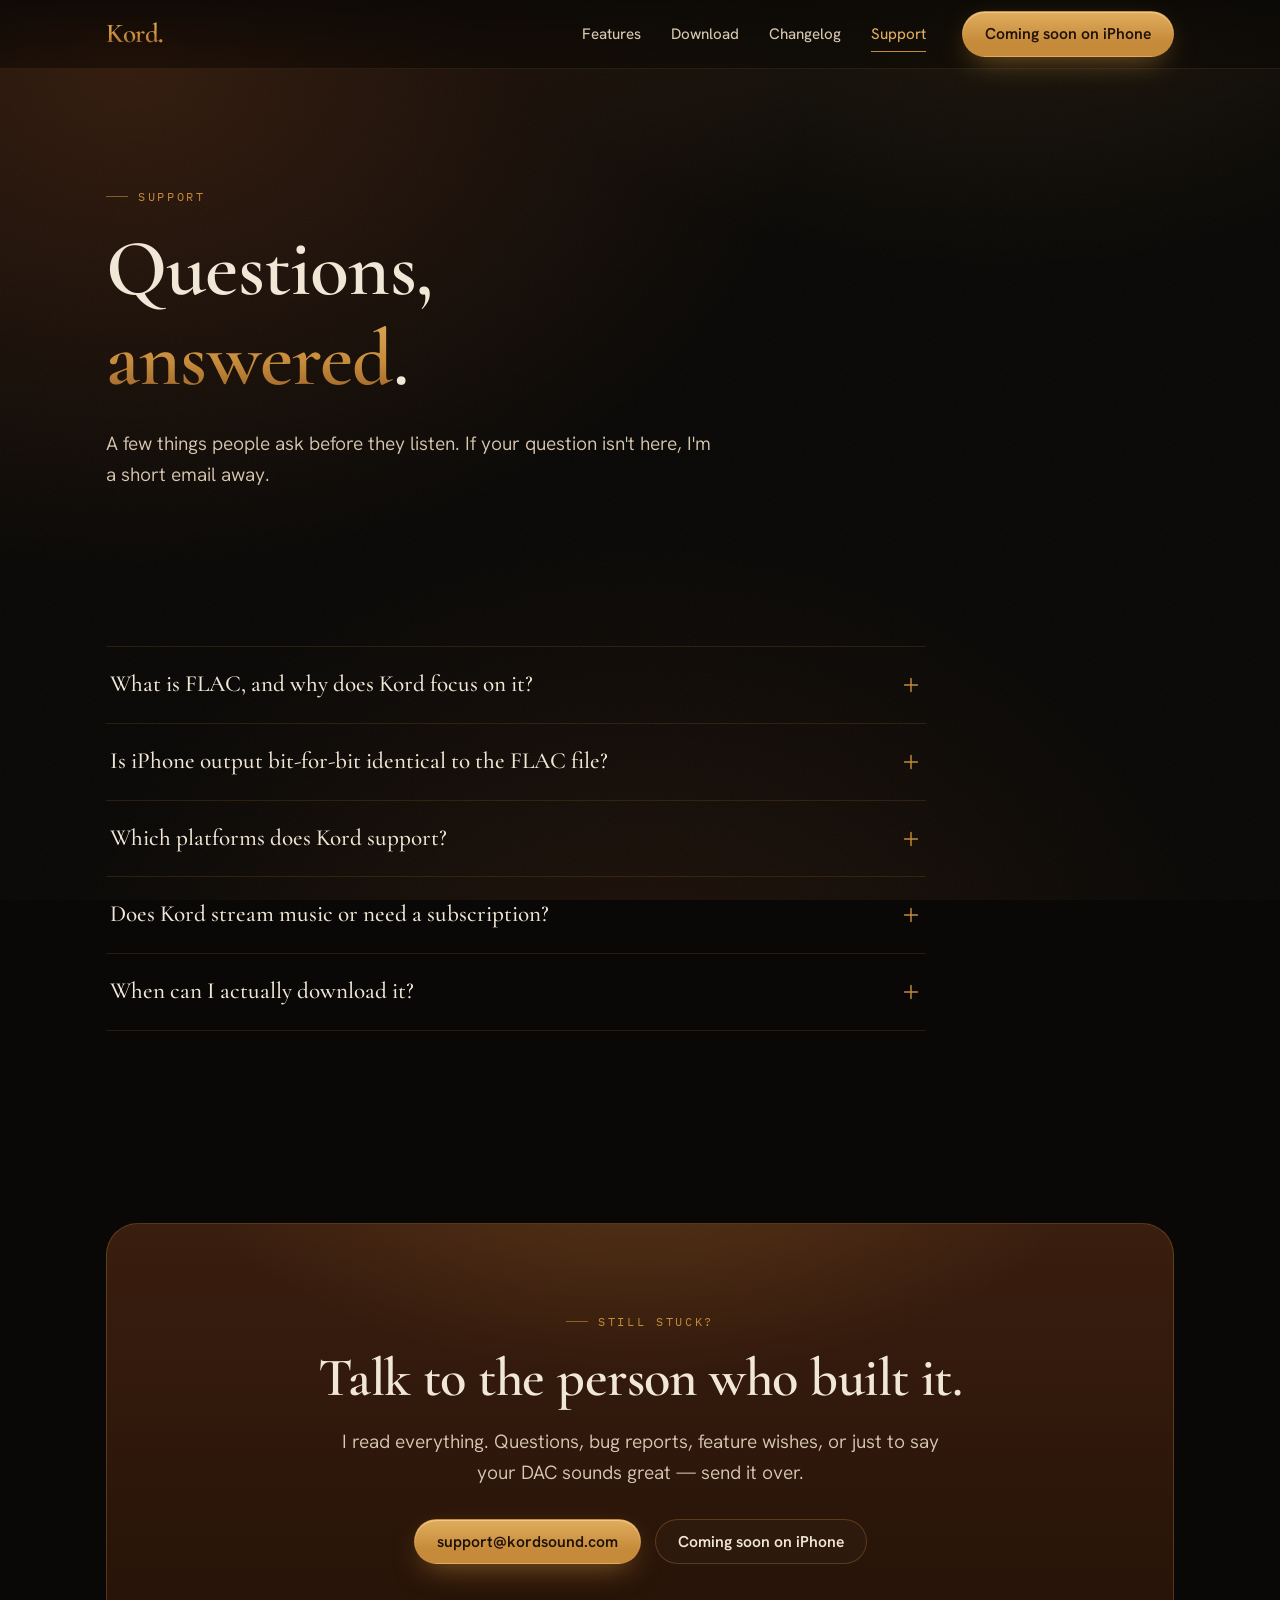
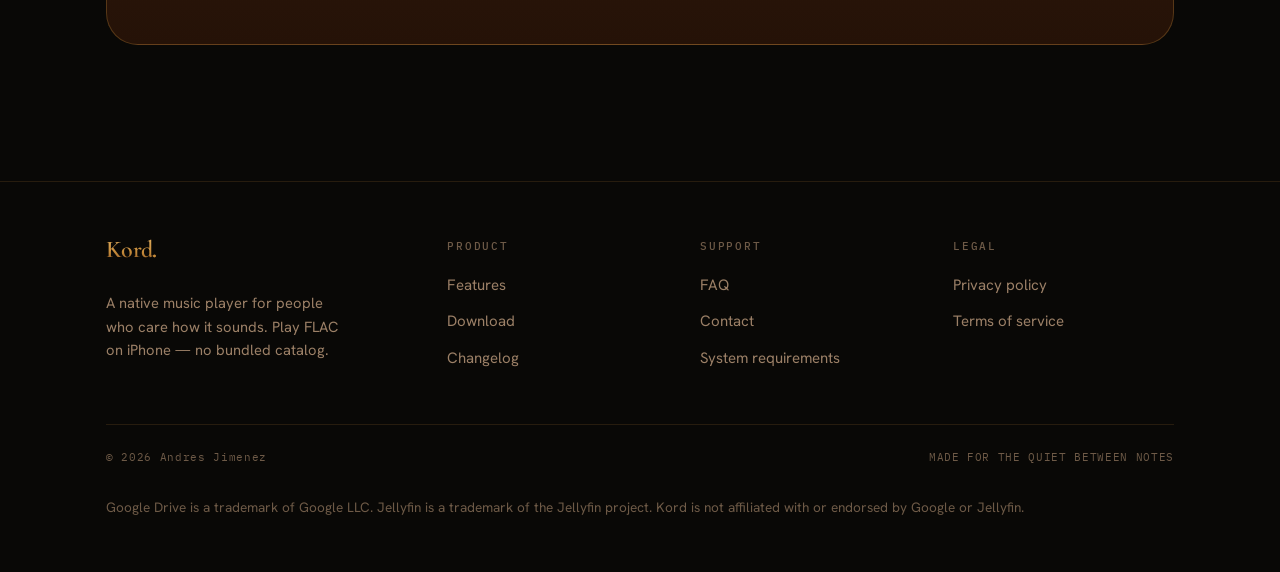
<file: support.html>
<!DOCTYPE html>
<html lang="en">
<head>
<meta charset="UTF-8" />
<meta name="viewport" content="width=device-width, initial-scale=1.0" />
<link rel="preconnect" href="https://fonts.googleapis.com" />
<link rel="preconnect" href="https://fonts.gstatic.com" crossorigin />
<title>Support &amp; FAQ — Kord</title>
<meta name="description" content="Answers about FLAC, supported platforms, and how to get in touch with the Kord team." />
<meta property="og:type" content="website" />
<meta property="og:title" content="Support &amp; FAQ — Kord" />
<meta property="og:description" content="Answers about FLAC and supported platforms." />
<meta property="og:image" content="https://kordsound.com/assets/og.png" />
<meta property="og:image:width" content="2400" />
<meta property="og:image:height" content="1260" />
<meta property="og:url" content="https://kordsound.com/support" />
<meta property="og:site_name" content="Kord" />
<meta name="twitter:card" content="summary_large_image" />
<meta name="twitter:image" content="https://kordsound.com/assets/og.png" />
<meta name="theme-color" content="#3A1E0F" />
<link rel="icon" type="image/png" href="assets/kord-logo.png" />
<link rel="apple-touch-icon" href="assets/kord-logo.png" />
<link rel="canonical" href="https://kordsound.com/support" />
<style id="kord-css">
/* ============================================================
   KORD — site stylesheet
   Warm, premium audiophile. Espresso + near-black + amber gold.
   Palette pulled from the app's BrandPalette.swift.
   ============================================================ */

@import url('https://fonts.googleapis.com/css2?family=Cormorant+Garamond:ital,wght@0,400;0,500;0,600;0,700;1,500&family=Hanken+Grotesk:wght@300;400;500;600;700&family=IBM+Plex+Mono:wght@400;500&display=swap');

:root {
  /* Brand fields */
  --near-black:   #090806;
  --surface:      #13110D;
  --espresso:     #3A1E0F;
  --shadow-brown: #251207;
  --walnut:       #5A2F16;

  /* Gold / accent */
  --gold:    #C58A3A;
  --gold-hi: #E0AD5D;
  --bronze:  #8A5524;

  /* Text */
  --text:        #F1E7D7;
  --text-soft:   #D8C8B2;
  --text-muted:  #9C8067;
  --text-faint:  #6E5A47;

  /* Lines & glass */
  --line:        rgba(197, 138, 58, 0.16);
  --line-strong: rgba(197, 138, 58, 0.30);
  --glass:       rgba(36, 24, 14, 0.55);

  /* Type */
  --serif: 'Cormorant Garamond', 'Times New Roman', Georgia, serif;
  --sans:  'Hanken Grotesk', -apple-system, BlinkMacSystemFont, 'Segoe UI', sans-serif;
  --mono:  'IBM Plex Mono', ui-monospace, 'SF Mono', Menlo, monospace;

  /* Layout */
  --maxw: 1180px;
  --gutter: clamp(20px, 5vw, 56px);
  --radius: 16px;
  --radius-sm: 10px;

  --ease: cubic-bezier(0.22, 0.61, 0.36, 1);
}

*, *::before, *::after { box-sizing: border-box; }

html { -webkit-text-size-adjust: 100%; scroll-behavior: smooth; }

body {
  margin: 0;
  font-family: var(--sans);
  font-weight: 400;
  color: var(--text);
  background: var(--near-black);
  line-height: 1.6;
  -webkit-font-smoothing: antialiased;
  text-rendering: optimizeLegibility;
  overflow-x: hidden;
}

/* Warm ambient background: near-black base with espresso glow pools + faint grain */
body::before {
  content: "";
  position: fixed;
  inset: 0;
  z-index: -2;
  background:
    radial-gradient(900px 600px at 78% -10%, rgba(197,138,58,0.14), transparent 60%),
    radial-gradient(1100px 800px at 10% 8%, rgba(58,30,15,0.85), transparent 62%),
    radial-gradient(1000px 900px at 50% 120%, rgba(58,30,15,0.55), transparent 60%),
    var(--near-black);
}
body::after {
  content: "";
  position: fixed;
  inset: 0;
  z-index: -1;
  pointer-events: none;
  opacity: 0.04;
  background-image: url("data:image/svg+xml,%3Csvg xmlns='http://www.w3.org/2000/svg' width='160' height='160'%3E%3Cfilter id='n'%3E%3CfeTurbulence type='fractalNoise' baseFrequency='0.85' numOctaves='2' stitchTiles='stitch'/%3E%3C/filter%3E%3Crect width='100%25' height='100%25' filter='url(%23n)'/%3E%3C/svg%3E");
}

img { max-width: 100%; display: block; }
a { color: inherit; text-decoration: none; }

/* ---------- Layout helpers ---------- */
.container {
  width: 100%;
  max-width: var(--maxw);
  margin-inline: auto;
  padding-inline: var(--gutter);
}
.section { padding-block: clamp(64px, 12vw, 140px); }
.section--tight { padding-block: clamp(48px, 8vw, 96px); }

.eyebrow {
  font-family: var(--mono);
  font-size: 12px;
  letter-spacing: 0.22em;
  text-transform: uppercase;
  color: var(--gold);
  margin: 0 0 18px;
  display: inline-flex;
  align-items: center;
  gap: 10px;
}
.eyebrow::before {
  content: "";
  width: 22px; height: 1px;
  background: var(--gold);
  opacity: 0.6;
}

/* ---------- Typography ---------- */
h1, h2, h3 {
  font-family: var(--serif);
  font-weight: 600;
  line-height: 1.08;
  letter-spacing: -0.01em;
  color: var(--text);
  margin: 0;
  text-wrap: pretty;
}
.display {
  font-size: clamp(2.6rem, 6.6vw, 5rem);
  font-weight: 600;
  line-height: 1.12;
  text-wrap: pretty;
}
.h2 { font-size: clamp(2rem, 4.6vw, 3.4rem); }
.h3 { font-size: clamp(1.4rem, 2.6vw, 1.9rem); }

.lead {
  font-size: clamp(1.05rem, 1.5vw, 1.28rem);
  color: var(--text-soft);
  max-width: 56ch;
  font-weight: 350;
  text-wrap: pretty;
}
.muted { color: var(--text-muted); }

.gold-text {
  background: linear-gradient(180deg, var(--gold-hi), var(--gold) 55%, var(--bronze));
  -webkit-background-clip: text;
  background-clip: text;
  color: transparent;
}
em.serif-italic { font-style: italic; color: var(--gold-hi); }

/* ---------- Buttons ---------- */
.btn {
  display: inline-flex;
  align-items: center;
  justify-content: center;
  gap: 9px;
  font-family: var(--sans);
  font-weight: 600;
  font-size: 0.98rem;
  line-height: 1;
  padding: 14px 22px;
  border-radius: 999px;
  border: 1px solid transparent;
  cursor: pointer;
  transition: transform .25s var(--ease), box-shadow .25s var(--ease),
              background .25s var(--ease), border-color .25s var(--ease);
  white-space: nowrap;
}
.btn:active { transform: translateY(1px) scale(0.99); }

.btn--gold {
  color: #20120A;
  background: linear-gradient(180deg, var(--gold-hi), var(--gold) 70%);
  box-shadow: 0 1px 0 rgba(255,236,200,0.45) inset, 0 10px 30px -10px rgba(197,138,58,0.7);
}
.btn--gold:hover {
  transform: translateY(-2px);
  box-shadow: 0 1px 0 rgba(255,236,200,0.55) inset, 0 16px 40px -12px rgba(197,138,58,0.85);
}
.btn--ghost {
  color: var(--text);
  border-color: var(--line-strong);
  background: rgba(241,231,215,0.02);
}
.btn--ghost:hover { border-color: var(--gold); color: var(--gold-hi); background: rgba(197,138,58,0.06); }
.btn--block { width: 100%; }
.btn--lg { padding: 17px 28px; font-size: 1.04rem; }

/* ---------- Header ---------- */
.site-header {
  position: sticky;
  top: 0;
  z-index: 100;
  backdrop-filter: blur(14px) saturate(140%);
  background: linear-gradient(180deg, rgba(9,8,6,0.82), rgba(9,8,6,0.5));
  border-bottom: 1px solid var(--line);
}
.site-header__inner {
  display: flex;
  align-items: center;
  justify-content: space-between;
  height: 68px;
}
.wordmark {
  font-family: var(--serif);
  font-weight: 600;
  font-size: 1.7rem;
  letter-spacing: -0.01em;
  line-height: 1;
  display: inline-block;
  white-space: nowrap;
}
.wordmark .dot { color: var(--gold); margin-left: -0.04em; }
.wordmark--gold {
  background: linear-gradient(180deg, var(--gold-hi), var(--gold) 60%, var(--bronze));
  -webkit-background-clip: text;
  background-clip: text;
  color: transparent;
}

.nav {
  display: flex;
  align-items: center;
  gap: clamp(18px, 3vw, 36px);
}
.nav__links {
  display: flex;
  gap: clamp(16px, 2.4vw, 30px);
  list-style: none;
  margin: 0; padding: 0;
}
.nav__links a {
  font-size: 0.95rem;
  color: var(--text-soft);
  font-weight: 450;
  position: relative;
  padding-block: 6px;
  transition: color .2s var(--ease);
}
.nav__links a:hover { color: var(--text); }
.nav__links a.is-active { color: var(--gold-hi); }
.nav__links a.is-active::after {
  content: ""; position: absolute; left: 0; right: 0; bottom: -2px;
  height: 1px; background: var(--gold);
}
.nav__cta { display: inline-flex; }

.nav-toggle {
  display: none;
  background: none; border: 1px solid var(--line-strong);
  border-radius: 8px; width: 40px; height: 38px;
  cursor: pointer; color: var(--text);
  align-items: center; justify-content: center;
}
.nav-toggle svg { width: 20px; height: 20px; }

/* ---------- Hero ---------- */
.hero { position: relative; padding-top: clamp(48px, 8vw, 92px); }
.hero__grid {
  display: grid;
  grid-template-columns: 1.02fr 1fr;
  gap: clamp(32px, 5vw, 72px);
  align-items: center;
}
.hero__copy { max-width: 600px; }
.hero h1 { margin-bottom: 30px; }
.hero .lead { margin-bottom: 30px; }
.platform-tags {
  display: flex; gap: 18px; align-items: center;
  margin-top: 26px;
  font-family: var(--mono);
  font-size: 12.5px;
  letter-spacing: 0.12em;
  color: var(--text-muted);
  text-transform: uppercase;
}
.platform-tags .dotsep { width: 4px; height: 4px; border-radius: 50%; background: var(--bronze); }


/* ---------- Placeholder (striped) ---------- */
.ph {
  position: relative;
  display: grid; place-items: center;
  background:
    repeating-linear-gradient(135deg, rgba(197,138,58,0.10) 0 10px, rgba(197,138,58,0.02) 10px 20px),
    var(--shadow-brown);
  color: var(--text-faint);
}
.ph span {
  font-family: var(--mono); font-size: 10px; letter-spacing: 0.1em;
  text-transform: uppercase; color: var(--text-muted);
}

/* ---------- Feature cards ---------- */
.grid-features {
  display: grid;
  grid-template-columns: repeat(auto-fit, minmax(250px, 1fr));
  gap: 18px;
}
.fcard {
  position: relative;
  padding: 30px 28px 32px;
  border-radius: var(--radius);
  background: linear-gradient(180deg, rgba(36,24,14,0.5), rgba(19,17,13,0.5));
  border: 1px solid var(--line);
  overflow: hidden;
  transition: transform .35s var(--ease), border-color .35s var(--ease), background .35s var(--ease);
}
.fcard::after {
  content: ""; position: absolute; inset: 0; pointer-events: none;
  background: radial-gradient(420px 200px at 80% -10%, rgba(197,138,58,0.12), transparent 70%);
  opacity: 0; transition: opacity .4s var(--ease);
}
.fcard:hover { transform: translateY(-5px); border-color: var(--line-strong); }
.fcard:hover::after { opacity: 1; }
.fcard__icon {
  width: 48px; height: 48px; border-radius: 12px;
  display: grid; place-items: center;
  border: 1px solid var(--line-strong);
  background: rgba(197,138,58,0.07);
  margin-bottom: 22px;
}
.fcard__icon svg { width: 24px; height: 24px; stroke: var(--gold-hi); fill: none; stroke-width: 1.5; }
.fcard h3 { font-size: 1.45rem; margin-bottom: 8px; }
.fcard p { color: var(--text-muted); font-size: 0.96rem; margin: 0; }
.fcard__tag {
  font-family: var(--mono); font-size: 10.5px; letter-spacing: 0.12em;
  text-transform: uppercase; color: var(--gold); margin-top: 16px; display: inline-block;
}

/* feature — large alternating rows (features page) */
.frow {
  display: grid;
  grid-template-columns: 1fr 1fr;
  gap: clamp(28px, 5vw, 72px);
  align-items: center;
  padding-block: clamp(40px, 7vw, 84px);
  border-top: 1px solid var(--line);
}
.frow:nth-child(even) .frow__visual { order: -1; }
.frow__num { font-family: var(--mono); font-size: 12px; color: var(--gold); letter-spacing: 0.2em; }
.frow h2 { margin: 14px 0 16px; }
.frow ul { list-style: none; margin: 22px 0 0; padding: 0; display: grid; gap: 12px; }
.frow li { display: flex; gap: 12px; color: var(--text-soft); font-size: 0.98rem; }
.frow li svg { width: 18px; height: 18px; stroke: var(--gold); flex-shrink: 0; margin-top: 3px; }
.frow__visual {
  aspect-ratio: 4/3; border-radius: var(--radius);
  border: 1px solid var(--line-strong); overflow: hidden;
}

/* ---------- CTA band ---------- */
.cta-band {
  position: relative;
  border-radius: clamp(20px, 4vw, 32px);
  padding: clamp(44px, 7vw, 80px) var(--gutter);
  text-align: center;
  background:
    radial-gradient(700px 360px at 50% -20%, rgba(197,138,58,0.22), transparent 65%),
    linear-gradient(180deg, var(--espresso), var(--shadow-brown));
  border: 1px solid var(--line-strong);
  overflow: hidden;
}
.cta-band h2 { margin-bottom: 16px; }
.cta-band .lead { margin-inline: auto; margin-bottom: 30px; }

/* ---------- Footer ---------- */
.site-footer {
  border-top: 1px solid var(--line);
  padding-block: 56px 40px;
  margin-top: 40px;
}
.footer-grid {
  display: grid;
  grid-template-columns: 1.4fr repeat(3, 1fr);
  gap: 40px 32px;
}
.footer-brand .wordmark { font-size: 1.5rem; margin-bottom: 14px; }
.footer-brand p { color: var(--text-muted); font-size: 0.92rem; max-width: 30ch; }
.footer-col h4 {
  font-family: var(--mono); font-size: 11px; letter-spacing: 0.16em; text-transform: uppercase;
  color: var(--text-faint); margin: 0 0 16px; font-weight: 500;
}
.footer-col ul { list-style: none; margin: 0; padding: 0; display: grid; gap: 11px; }
.footer-col a { color: var(--text-muted); font-size: 0.94rem; transition: color .2s; }
.footer-col a:hover { color: var(--gold-hi); }
.footer-bottom {
  display: flex; justify-content: space-between; align-items: center; gap: 16px;
  margin-top: 48px; padding-top: 24px; border-top: 1px solid var(--line);
  font-size: 0.85rem; color: var(--text-faint); flex-wrap: wrap;
}
.footer-bottom .mono { font-family: var(--mono); font-size: 11px; letter-spacing: 0.06em; }

/* ---------- Page hero (interior pages) ---------- */
.page-hero { padding-top: clamp(56px, 9vw, 110px); padding-bottom: clamp(24px, 4vw, 40px); }
.page-hero h1 { margin-bottom: 26px; }
.page-hero .lead { margin-inline: 0; }

/* ---------- Specs (download) ---------- */
.specs { display: grid; grid-template-columns: 1fr 1fr; gap: 18px; }
.spec-card {
  border: 1px solid var(--line); border-radius: var(--radius);
  background: rgba(19,17,13,0.5); padding: 26px 28px;
}
.spec-card h3 { font-size: 1.3rem; margin-bottom: 18px; display: flex; align-items: center; gap: 10px; }
.spec-card h3 svg { width: 20px; height: 20px; stroke: var(--gold-hi); fill: none; stroke-width: 1.5; }
.spec-list { list-style: none; margin: 0; padding: 0; display: grid; gap: 0; }
.spec-list li {
  display: flex; justify-content: space-between; gap: 16px;
  padding: 12px 0; border-top: 1px solid var(--line);
  font-size: 0.94rem;
}
.spec-list li:first-child { border-top: none; }
.spec-list .k { color: var(--text-muted); }
.spec-list .v { color: var(--text); font-family: var(--mono); font-size: 0.84rem; text-align: right; }

.coming-soon-badge {
  display: inline-flex; align-items: center; gap: 10px;
  font-family: var(--mono); font-size: 12px; letter-spacing: 0.14em; text-transform: uppercase;
  color: var(--gold-hi);
  border: 1px solid var(--line-strong); border-radius: 999px;
  padding: 8px 16px; margin-bottom: 24px;
}
.platform-pills { display: flex; gap: 14px; flex-wrap: wrap; margin-top: 4px; }
.platform-pill {
  display: flex; align-items: center; gap: 12px;
  border: 1px solid var(--line); border-radius: var(--radius-sm);
  padding: 16px 20px; background: rgba(19,17,13,0.5); min-width: 200px;
}
.platform-pill svg { width: 26px; height: 26px; fill: var(--gold-hi); }
.platform-pill .pp-name { font-weight: 600; }
.platform-pill .pp-sub { font-family: var(--mono); font-size: 10.5px; color: var(--text-muted); letter-spacing: 0.06em; }

/* ---------- Changelog ---------- */
.log-list { display: grid; gap: 0; }
.log-item {
  display: grid; grid-template-columns: 200px 1fr; gap: 28px;
  padding-block: 34px; border-top: 1px solid var(--line);
  transition: background .3s;
}
.log-item:hover { background: rgba(197,138,58,0.03); }
.log-meta .ver {
  font-family: var(--serif); font-size: 2rem; font-weight: 600; color: var(--gold-hi);
}
.log-meta .date { font-family: var(--mono); font-size: 11.5px; color: var(--text-muted); letter-spacing: 0.06em; margin-top: 4px; }
.log-meta .pill {
  display: inline-block; margin-top: 12px;
  font-family: var(--mono); font-size: 10px; letter-spacing: 0.1em; text-transform: uppercase;
  color: var(--gold); border: 1px solid var(--line-strong); border-radius: 999px; padding: 3px 10px;
}
.log-body h3 { font-size: 1.5rem; margin-bottom: 12px; }
.log-body p { color: var(--text-muted); margin: 0 0 16px; }
.log-body ul { margin: 0; padding-left: 0; list-style: none; display: grid; gap: 10px; }
.log-body li { display: flex; gap: 11px; color: var(--text-soft); font-size: 0.96rem; }
.log-body li::before { content: "—"; color: var(--gold); }
.log-body a.readmore { color: var(--gold-hi); font-weight: 500; font-size: 0.94rem; display: inline-flex; gap: 7px; align-items: center; }

/* changelog single entry */
.prose { max-width: 70ch; }
.prose h2 { font-size: 1.7rem; margin: 38px 0 14px; }
.prose h3 { font-size: 1.3rem; margin: 28px 0 10px; }
.prose p { color: var(--text-soft); margin: 0 0 18px; }
.prose ul { padding-left: 0; list-style: none; display: grid; gap: 11px; margin: 0 0 22px; }
.prose li { display: flex; gap: 12px; color: var(--text-soft); }
.prose li::before { content: "—"; color: var(--gold); flex-shrink: 0; }
.back-link { display: inline-flex; gap: 8px; align-items: center; color: var(--text-muted); font-size: 0.92rem; margin-bottom: 28px; }
.back-link:hover { color: var(--gold-hi); }
.back-link svg { width: 16px; height: 16px; stroke: currentColor; fill: none; stroke-width: 1.6; }

/* ---------- FAQ ---------- */
.faq { display: grid; gap: 0; max-width: 820px; }
.faq-item { border-top: 1px solid var(--line); }
.faq-item:last-child { border-bottom: 1px solid var(--line); }
.faq-q {
  width: 100%; text-align: left; background: none; border: none; cursor: pointer;
  display: flex; justify-content: space-between; align-items: center; gap: 20px;
  padding: 24px 4px; color: var(--text); font-family: var(--serif);
  font-size: clamp(1.15rem, 2vw, 1.45rem); font-weight: 500; line-height: 1.2;
}
.faq-q .chev { width: 22px; height: 22px; flex-shrink: 0; stroke: var(--gold); fill: none; stroke-width: 1.6; transition: transform .35s var(--ease); }
.faq-item.open .faq-q .chev { transform: rotate(45deg); }
.faq-a { overflow: hidden; max-height: 0; transition: max-height .4s var(--ease); }
.faq-a__inner { padding: 0 4px 26px; color: var(--text-muted); max-width: 64ch; }
.faq-a__inner p { margin: 0 0 12px; }

/* ---------- Reveal animation (progressive enhancement: visible by default) ---------- */
.reveal { opacity: 1; transform: none; }
.js-anim .reveal { opacity: 0; transform: translateY(24px); transition: opacity .8s var(--ease), transform .8s var(--ease); }
.js-anim .reveal.in { opacity: 1; transform: none; }
.reveal[data-d="1"] { transition-delay: .08s; }
.reveal[data-d="2"] { transition-delay: .16s; }
.reveal[data-d="3"] { transition-delay: .24s; }
.reveal[data-d="4"] { transition-delay: .32s; }
@media (prefers-reduced-motion: reduce) {
  .reveal { opacity: 1 !important; transform: none !important; }
  * { scroll-behavior: auto !important; }
}

/* ---------- Responsive ---------- */
@media (max-width: 980px) {
  .hero__grid { grid-template-columns: 1fr; }
  .hero__visual { max-width: 480px; }
  .frow { grid-template-columns: 1fr; }
  .frow:nth-child(even) .frow__visual { order: 0; }
  .specs { grid-template-columns: 1fr; }
  .footer-grid { grid-template-columns: 1fr 1fr; }
  .log-item { grid-template-columns: 1fr; gap: 14px; }
}
@media (max-width: 680px) {
  .nav__links, .nav__cta { display: none; }
  .nav-toggle { display: inline-flex; }
  .nav.is-open .nav__links {
    display: flex; flex-direction: column; gap: 4px;
    position: absolute; left: 0; right: 0; top: 68px;
    background: rgba(9,8,6,0.97); backdrop-filter: blur(16px);
    border-bottom: 1px solid var(--line); padding: 16px var(--gutter) 24px;
  }
  .nav.is-open .nav__links a { padding: 12px 0; font-size: 1.05rem; border-bottom: 1px solid var(--line); }
  .nav.is-open .nav__cta { display: flex; padding: 8px var(--gutter) 20px; position: absolute; left: 0; right: 0; top: calc(68px + 270px); background: rgba(9,8,6,0.97); }
  .footer-grid { grid-template-columns: 1fr; gap: 28px; }
}

</style>
</head>
<body>

<header class="site-header">
  <div class="container site-header__inner">
    <a class="wordmark wordmark--gold" href="/" aria-label="Kord home">Kord<span class="dot">.</span></a>
    <nav class="nav" aria-label="Primary">
      <ul class="nav__links">
        <li><a href="features">Features</a></li>
        <li><a href="download">Download</a></li>
        <li><a href="changelog">Changelog</a></li>
        <li><a href="support" class="is-active">Support</a></li>
      </ul>
      <a class="btn btn--gold nav__cta" href="download">Coming soon on iPhone</a>
    </nav>
    <button class="nav-toggle" aria-label="Menu" aria-expanded="false">
      <svg viewBox="0 0 24 24" fill="none" stroke="currentColor" stroke-width="1.6"><path d="M3 6h18M3 12h18M3 18h18"/></svg>
    </button>
  </div>
</header>

<main>
  <section class="page-hero container" data-screen-label="Support / Hero">
    <p class="eyebrow">Support</p>
    <h1 class="display" style="max-width: 16ch;">Questions, <span class="gold-text">answered</span>.</h1>
    <p class="lead">A few things people ask before they listen. If your question isn't here, I'm a short email away.</p>
  </section>

  <section class="container section--tight" data-screen-label="Support / FAQ">
    <div class="faq reveal">

      <div class="faq-item">
        <button class="faq-q" aria-expanded="false">What is FLAC, and why does Kord focus on it?
          <svg class="chev" viewBox="0 0 24 24"><path d="M12 5v14M5 12h14" stroke-linecap="round"/></svg>
        </button>
        <div class="faq-a"><div class="faq-a__inner">
          <p>FLAC (Free Lossless Audio Codec) compresses audio without throwing any data away — unpack it and you get back the exact original samples, bit for bit. That makes it the format of choice for archival-quality libraries.</p>
          <p>Kord is built around local FLAC because it's the most honest way to store and play music you own: full fidelity, no subscription, no streaming compression.</p>
        </div></div>
      </div>

      <div class="faq-item">
        <button class="faq-q" aria-expanded="false">Is iPhone output bit-for-bit identical to the FLAC file?
          <svg class="chev" viewBox="0 0 24 24"><path d="M12 5v14M5 12h14" stroke-linecap="round"/></svg>
        </button>
        <div class="faq-a"><div class="faq-a__inner">
          <p>FLAC preserves the source samples. Actual output on iPhone depends on the audio route, system processing, and settings; Kord does not promise identical output to every DAC.</p>
        </div></div>
      </div>

      <div class="faq-item">
        <button class="faq-q" aria-expanded="false">Which platforms does Kord support?
          <svg class="chev" viewBox="0 0 24 24"><path d="M12 5v14M5 12h14" stroke-linecap="round"/></svg>
        </button>
        <div class="faq-a"><div class="faq-a__inner">
          <p>Coming soon to the App Store for iPhone (iOS 18 or later). This iPhone listing does not include a desktop release.</p>
        </div></div>
      </div>

      <div class="faq-item">
        <button class="faq-q" aria-expanded="false">Does Kord stream music or need a subscription?
          <svg class="chev" viewBox="0 0 24 24"><path d="M12 5v14M5 12h14" stroke-linecap="round"/></svg>
        </button>
        <div class="faq-a"><div class="faq-a__inner">
          <p>Kord does not provide a music catalog. It plays FLAC from Apple Files, selected Google Drive files, and a Jellyfin server you connect. There is no Kord subscription for this free launch; Drive and Jellyfin need your own accounts and network access.</p>
        </div></div>
      </div>

      <div class="faq-item">
        <button class="faq-q" aria-expanded="false">When can I actually download it?
          <svg class="chev" viewBox="0 0 24 24"><path d="M12 5v14M5 12h14" stroke-linecap="round"/></svg>
        </button>
        <div class="faq-a"><div class="faq-a__inner">
          <p>Coming soon to the App Store for iPhone. For questions, <a href="mailto:support@kordsound.com">contact support@kordsound.com</a>.</p>
        </div></div>
      </div>

    </div>
  </section>

  <!-- Contact -->
  <section class="section section--tight" data-screen-label="Support / Contact" id="contact">
    <div class="container">
      <div class="cta-band reveal">
        <p class="eyebrow" style="justify-content:center;">Still stuck?</p>
        <h2 class="h2">Talk to the person who built it.</h2>
        <p class="lead">I read everything. Questions, bug reports, feature wishes, or just to say your DAC sounds great — send it over.</p>
        <div style="display:flex; gap:14px; justify-content:center; flex-wrap:wrap; margin-top:6px;">
          <a class="btn btn--gold" href="mailto:support@kordsound.com">support@kordsound.com</a>
          <a class="btn btn--ghost" href="download">Coming soon on iPhone</a>
        </div>
      </div>
    </div>
  </section>
</main>

<footer class="site-footer">
  <div class="container">
    <div class="footer-grid">
      <div class="footer-brand">
        <div class="wordmark wordmark--gold">Kord<span class="dot">.</span></div>
        <p>A native music player for people who care how it sounds. Play FLAC on iPhone — no bundled catalog.</p>
      </div>
      <div class="footer-col">
        <h4>Product</h4>
        <ul>
          <li><a href="features">Features</a></li>
          <li><a href="download">Download</a></li>
          <li><a href="changelog">Changelog</a></li>
        </ul>
      </div>
      <div class="footer-col">
        <h4>Support</h4>
        <ul>
          <li><a href="support">FAQ</a></li>
          <li><a href="support#contact">Contact</a></li>
          <li><a href="download#requirements">System requirements</a></li>
        </ul>
      </div>
      <div class="footer-col">
        <h4>Legal</h4>
        <ul>
          <li><a href="privacy">Privacy policy</a></li>
          <li><a href="terms">Terms of service</a></li>
        </ul>
      </div>
    </div>
    <div class="footer-bottom">
      <span class="mono">© 2026 Andres Jimenez</span>
      <span class="mono">MADE FOR THE QUIET BETWEEN NOTES</span>
      <p>Google Drive is a trademark of Google LLC. Jellyfin is a trademark of the Jellyfin project. Kord is not affiliated with or endorsed by Google or Jellyfin.</p>
    </div>
  </div>
</footer>

<script src="assets/site.js" defer></script>
</body>
</html>
</file>
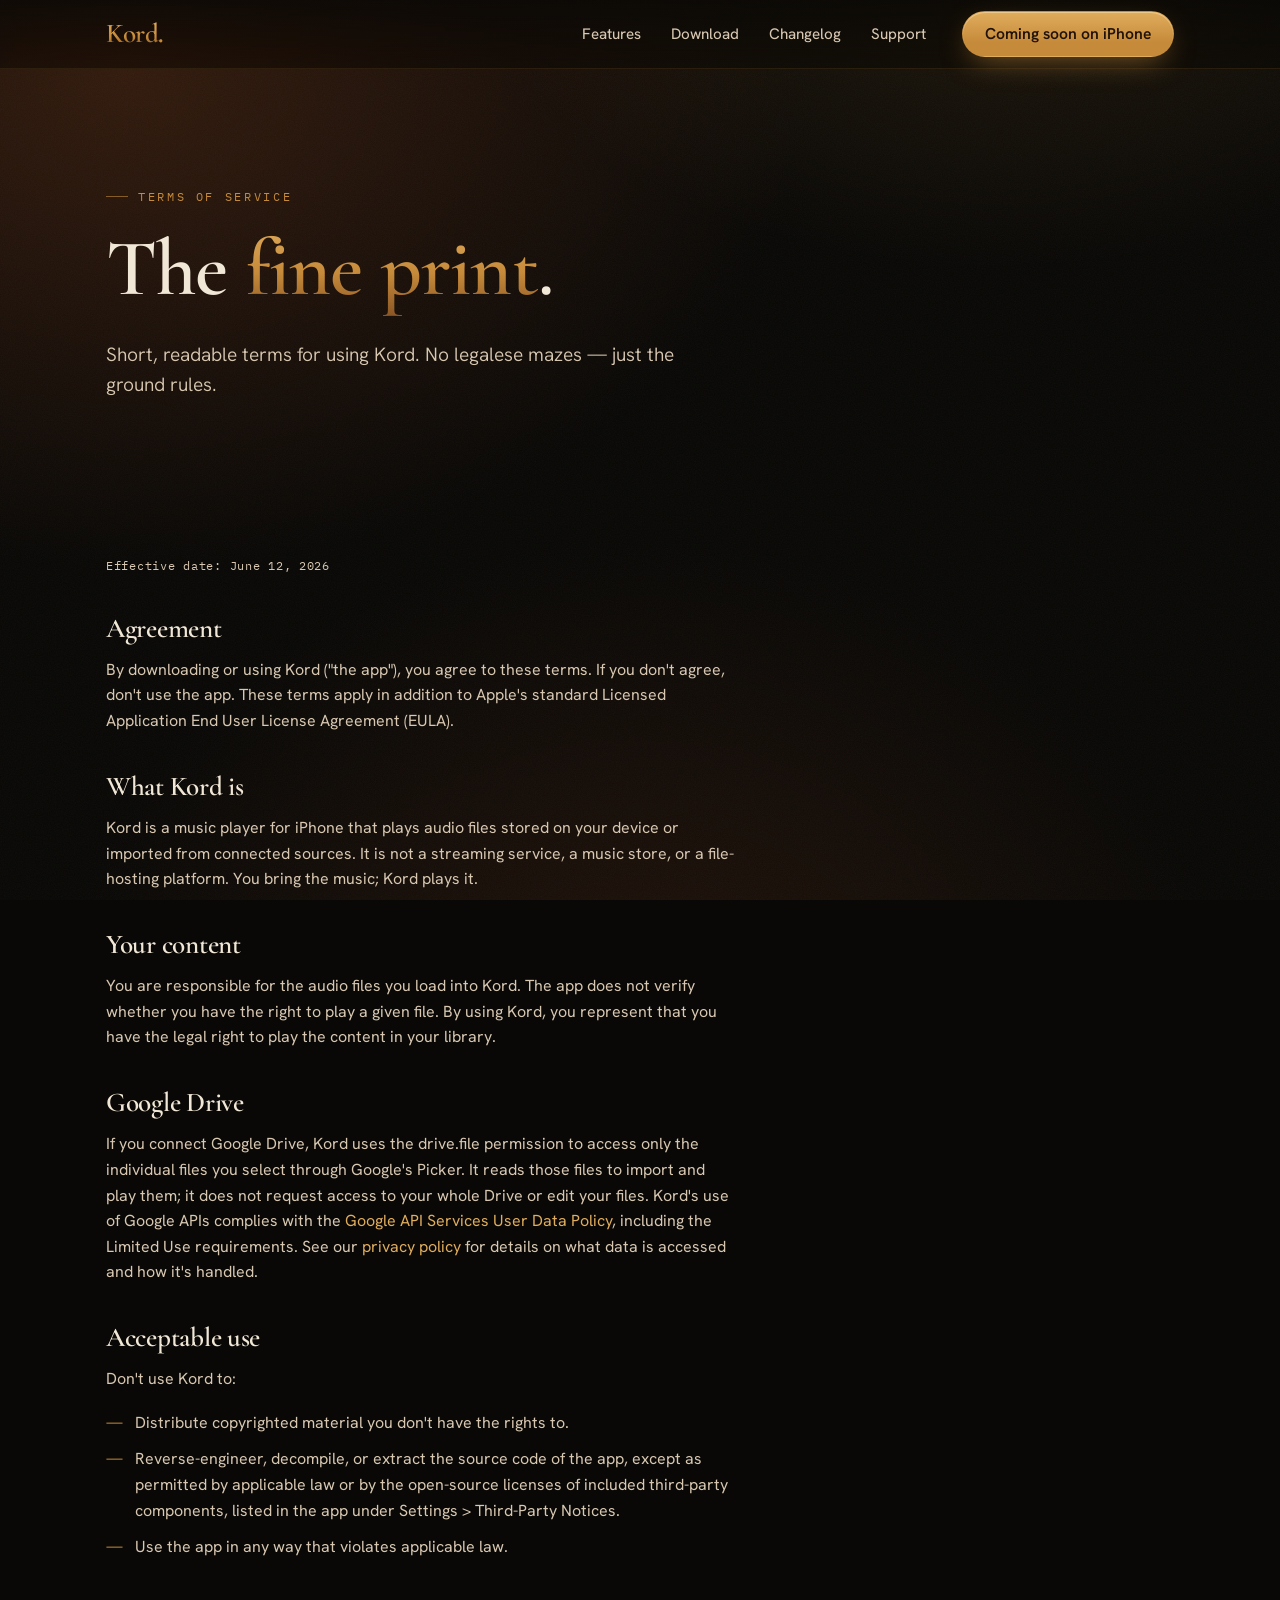
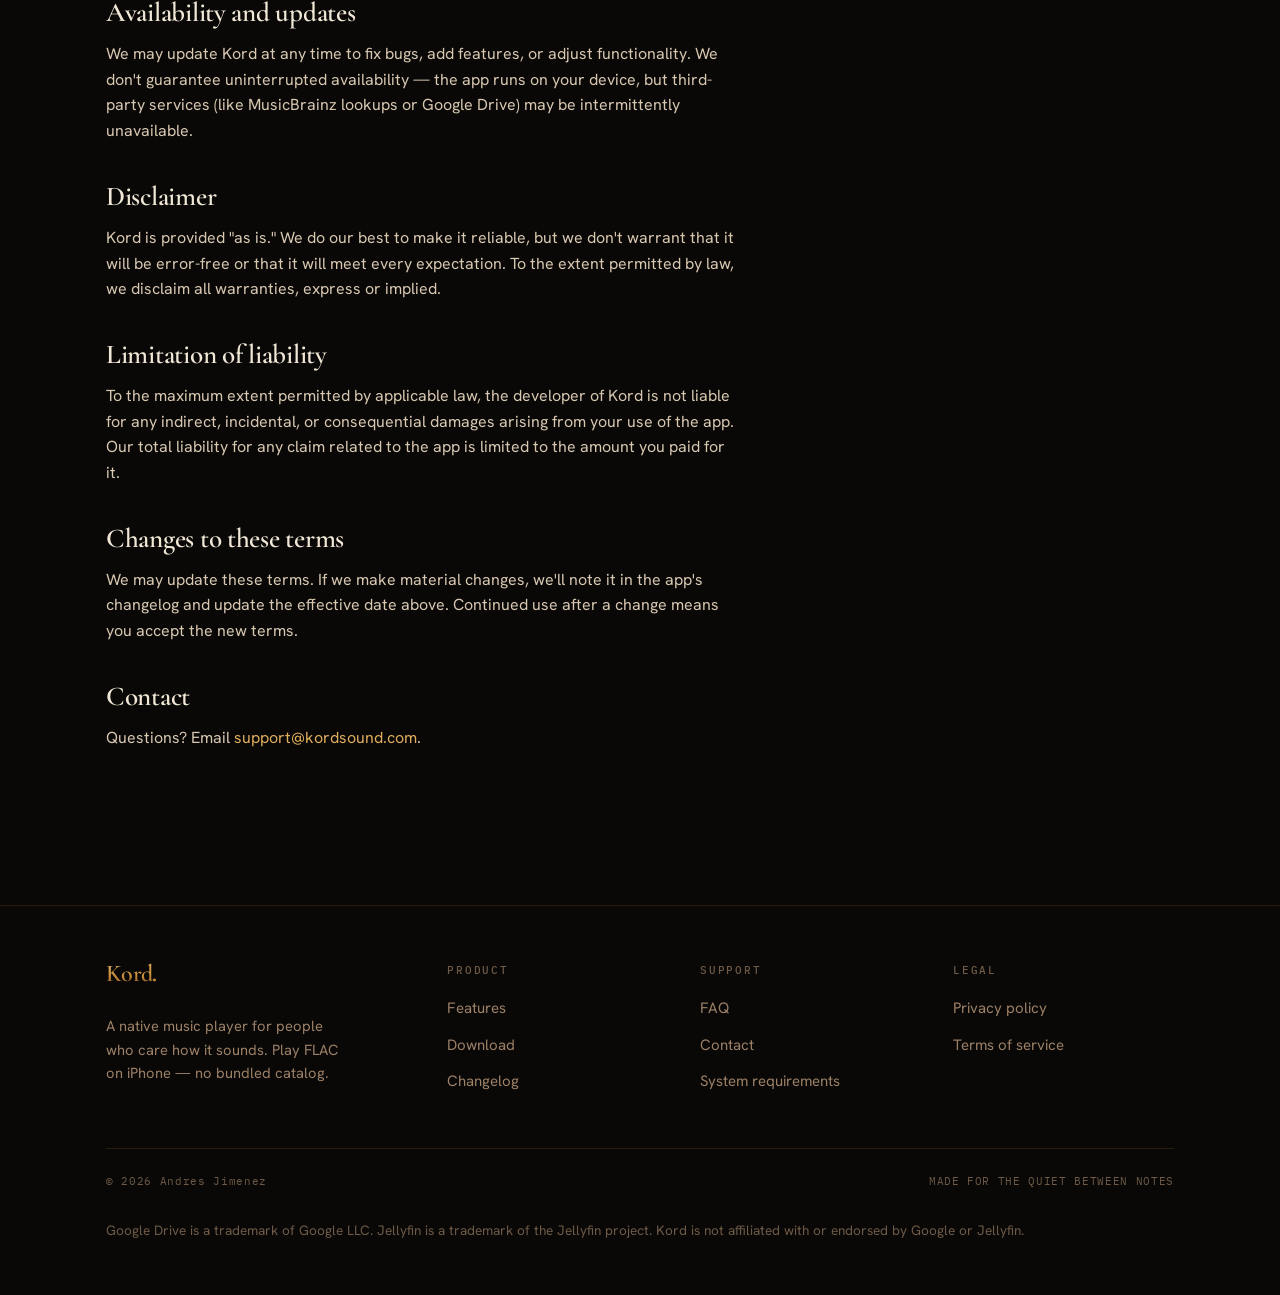
<file: terms.html>
<!DOCTYPE html>
<html lang="en">
<head>
<meta charset="UTF-8" />
<meta name="viewport" content="width=device-width, initial-scale=1.0" />
<link rel="preconnect" href="https://fonts.googleapis.com" />
<link rel="preconnect" href="https://fonts.gstatic.com" crossorigin />
<title>Terms of Service — Kord</title>
<meta name="description" content="Kord's terms of service. The rules for using the app — kept short and readable." />
<meta property="og:type" content="website" />
<meta property="og:title" content="Terms of Service — Kord" />
<meta property="og:description" content="The rules for using Kord — kept short and readable." />
<meta property="og:image" content="https://kordsound.com/assets/og.png" />
<meta property="og:image:width" content="2400" />
<meta property="og:image:height" content="1260" />
<meta property="og:url" content="https://kordsound.com/terms" />
<meta property="og:site_name" content="Kord" />
<meta name="twitter:card" content="summary_large_image" />
<meta name="twitter:image" content="https://kordsound.com/assets/og.png" />
<meta name="theme-color" content="#3A1E0F" />
<link rel="icon" type="image/png" href="assets/kord-logo.png" />
<link rel="apple-touch-icon" href="assets/kord-logo.png" />
<link rel="canonical" href="https://kordsound.com/terms" />
<style id="kord-css">
/* ============================================================
   KORD — site stylesheet
   Warm, premium audiophile. Espresso + near-black + amber gold.
   Palette pulled from the app's BrandPalette.swift.
   ============================================================ */

@import url('https://fonts.googleapis.com/css2?family=Cormorant+Garamond:ital,wght@0,400;0,500;0,600;0,700;1,500&family=Hanken+Grotesk:wght@300;400;500;600;700&family=IBM+Plex+Mono:wght@400;500&display=swap');

:root {
  /* Brand fields */
  --near-black:   #090806;
  --surface:      #13110D;
  --espresso:     #3A1E0F;
  --shadow-brown: #251207;
  --walnut:       #5A2F16;

  /* Gold / accent */
  --gold:    #C58A3A;
  --gold-hi: #E0AD5D;
  --bronze:  #8A5524;

  /* Text */
  --text:        #F1E7D7;
  --text-soft:   #D8C8B2;
  --text-muted:  #9C8067;
  --text-faint:  #6E5A47;

  /* Lines & glass */
  --line:        rgba(197, 138, 58, 0.16);
  --line-strong: rgba(197, 138, 58, 0.30);
  --glass:       rgba(36, 24, 14, 0.55);

  /* Type */
  --serif: 'Cormorant Garamond', 'Times New Roman', Georgia, serif;
  --sans:  'Hanken Grotesk', -apple-system, BlinkMacSystemFont, 'Segoe UI', sans-serif;
  --mono:  'IBM Plex Mono', ui-monospace, 'SF Mono', Menlo, monospace;

  /* Layout */
  --maxw: 1180px;
  --gutter: clamp(20px, 5vw, 56px);
  --radius: 16px;
  --radius-sm: 10px;

  --ease: cubic-bezier(0.22, 0.61, 0.36, 1);
}

*, *::before, *::after { box-sizing: border-box; }

html { -webkit-text-size-adjust: 100%; scroll-behavior: smooth; }

body {
  margin: 0;
  font-family: var(--sans);
  font-weight: 400;
  color: var(--text);
  background: var(--near-black);
  line-height: 1.6;
  -webkit-font-smoothing: antialiased;
  text-rendering: optimizeLegibility;
  overflow-x: hidden;
}

body::before {
  content: "";
  position: fixed;
  inset: 0;
  z-index: -2;
  background:
    radial-gradient(900px 600px at 78% -10%, rgba(197,138,58,0.14), transparent 60%),
    radial-gradient(1100px 800px at 10% 8%, rgba(58,30,15,0.85), transparent 62%),
    radial-gradient(1000px 900px at 50% 120%, rgba(58,30,15,0.55), transparent 60%),
    var(--near-black);
}
body::after {
  content: "";
  position: fixed;
  inset: 0;
  z-index: -1;
  pointer-events: none;
  opacity: 0.04;
  background-image: url("data:image/svg+xml,%3Csvg xmlns='http://www.w3.org/2000/svg' width='160' height='160'%3E%3Cfilter id='n'%3E%3CfeTurbulence type='fractalNoise' baseFrequency='0.85' numOctaves='2' stitchTiles='stitch'/%3E%3C/filter%3E%3Crect width='100%25' height='100%25' filter='url(%23n)'/%3E%3C/svg%3E");
}

img { max-width: 100%; display: block; }
a { color: inherit; text-decoration: none; }

.container {
  width: 100%;
  max-width: var(--maxw);
  margin-inline: auto;
  padding-inline: var(--gutter);
}
.section { padding-block: clamp(64px, 12vw, 140px); }
.section--tight { padding-block: clamp(48px, 8vw, 96px); }

.eyebrow {
  font-family: var(--mono);
  font-size: 12px;
  letter-spacing: 0.22em;
  text-transform: uppercase;
  color: var(--gold);
  margin: 0 0 18px;
  display: inline-flex;
  align-items: center;
  gap: 10px;
}
.eyebrow::before {
  content: "";
  width: 22px; height: 1px;
  background: var(--gold);
  opacity: 0.6;
}

h1, h2, h3 {
  font-family: var(--serif);
  font-weight: 600;
  line-height: 1.08;
  letter-spacing: -0.01em;
  color: var(--text);
  margin: 0;
  text-wrap: pretty;
}
.display {
  font-size: clamp(2.6rem, 6.6vw, 5rem);
  font-weight: 600;
  line-height: 1.12;
  text-wrap: pretty;
}
.h2 { font-size: clamp(2rem, 4.6vw, 3.4rem); }
.h3 { font-size: clamp(1.4rem, 2.6vw, 1.9rem); }

.lead {
  font-size: clamp(1.05rem, 1.5vw, 1.28rem);
  color: var(--text-soft);
  max-width: 56ch;
  font-weight: 350;
  text-wrap: pretty;
}
.muted { color: var(--text-muted); }

.gold-text {
  background: linear-gradient(180deg, var(--gold-hi), var(--gold) 55%, var(--bronze));
  -webkit-background-clip: text;
  background-clip: text;
  color: transparent;
}

.btn {
  display: inline-flex;
  align-items: center;
  justify-content: center;
  gap: 9px;
  font-family: var(--sans);
  font-weight: 600;
  font-size: 0.98rem;
  line-height: 1;
  padding: 14px 22px;
  border-radius: 999px;
  border: 1px solid transparent;
  cursor: pointer;
  transition: transform .25s var(--ease), box-shadow .25s var(--ease),
              background .25s var(--ease), border-color .25s var(--ease);
  white-space: nowrap;
}
.btn:active { transform: translateY(1px) scale(0.99); }
.btn--gold {
  color: #20120A;
  background: linear-gradient(180deg, var(--gold-hi), var(--gold) 70%);
  box-shadow: 0 1px 0 rgba(255,236,200,0.45) inset, 0 10px 30px -10px rgba(197,138,58,0.7);
}
.btn--gold:hover {
  transform: translateY(-2px);
  box-shadow: 0 1px 0 rgba(255,236,200,0.55) inset, 0 16px 40px -12px rgba(197,138,58,0.85);
}
.btn--ghost {
  color: var(--text);
  border-color: var(--line-strong);
  background: rgba(241,231,215,0.02);
}
.btn--ghost:hover { border-color: var(--gold); color: var(--gold-hi); background: rgba(197,138,58,0.06); }

.site-header {
  position: sticky;
  top: 0;
  z-index: 100;
  backdrop-filter: blur(14px) saturate(140%);
  background: linear-gradient(180deg, rgba(9,8,6,0.82), rgba(9,8,6,0.5));
  border-bottom: 1px solid var(--line);
}
.site-header__inner {
  display: flex;
  align-items: center;
  justify-content: space-between;
  height: 68px;
}
.wordmark {
  font-family: var(--serif);
  font-weight: 600;
  font-size: 1.7rem;
  letter-spacing: -0.01em;
  line-height: 1;
  display: inline-block;
  white-space: nowrap;
}
.wordmark .dot { color: var(--gold); margin-left: -0.04em; }
.wordmark--gold {
  background: linear-gradient(180deg, var(--gold-hi), var(--gold) 60%, var(--bronze));
  -webkit-background-clip: text;
  background-clip: text;
  color: transparent;
}

.nav {
  display: flex;
  align-items: center;
  gap: clamp(18px, 3vw, 36px);
}
.nav__links {
  display: flex;
  gap: clamp(16px, 2.4vw, 30px);
  list-style: none;
  margin: 0; padding: 0;
}
.nav__links a {
  font-size: 0.95rem;
  color: var(--text-soft);
  font-weight: 450;
  position: relative;
  padding-block: 6px;
  transition: color .2s var(--ease);
}
.nav__links a:hover { color: var(--text); }
.nav__links a.is-active { color: var(--gold-hi); }
.nav__links a.is-active::after {
  content: ""; position: absolute; left: 0; right: 0; bottom: -2px;
  height: 1px; background: var(--gold);
}
.nav__cta { display: inline-flex; }

.nav-toggle {
  display: none;
  background: none; border: 1px solid var(--line-strong);
  border-radius: 8px; width: 40px; height: 38px;
  cursor: pointer; color: var(--text);
  align-items: center; justify-content: center;
}
.nav-toggle svg { width: 20px; height: 20px; }

.page-hero { padding-top: clamp(56px, 9vw, 110px); padding-bottom: clamp(24px, 4vw, 40px); }
.page-hero h1 { margin-bottom: 26px; }
.page-hero .lead { margin-inline: 0; }

.prose { max-width: 70ch; }
.prose h2 { font-size: 1.7rem; margin: 38px 0 14px; }
.prose h3 { font-size: 1.3rem; margin: 28px 0 10px; }
.prose p { color: var(--text-soft); margin: 0 0 18px; }
.prose ul { padding-left: 0; list-style: none; display: grid; gap: 11px; margin: 0 0 22px; }
.prose li { display: flex; gap: 12px; color: var(--text-soft); }
.prose li::before { content: "—"; color: var(--gold); flex-shrink: 0; }

.site-footer {
  border-top: 1px solid var(--line);
  padding-block: 56px 40px;
  margin-top: 40px;
}
.footer-grid {
  display: grid;
  grid-template-columns: 1.4fr repeat(3, 1fr);
  gap: 40px 32px;
}
.footer-brand .wordmark { font-size: 1.5rem; margin-bottom: 14px; }
.footer-brand p { color: var(--text-muted); font-size: 0.92rem; max-width: 30ch; }
.footer-col h4 {
  font-family: var(--mono); font-size: 11px; letter-spacing: 0.16em; text-transform: uppercase;
  color: var(--text-faint); margin: 0 0 16px; font-weight: 500;
}
.footer-col ul { list-style: none; margin: 0; padding: 0; display: grid; gap: 11px; }
.footer-col a { color: var(--text-muted); font-size: 0.94rem; transition: color .2s; }
.footer-col a:hover { color: var(--gold-hi); }
.footer-bottom {
  display: flex; justify-content: space-between; align-items: center; gap: 16px;
  margin-top: 48px; padding-top: 24px; border-top: 1px solid var(--line);
  font-size: 0.85rem; color: var(--text-faint); flex-wrap: wrap;
}
.footer-bottom .mono { font-family: var(--mono); font-size: 11px; letter-spacing: 0.06em; }

.reveal { opacity: 1; transform: none; }
.js-anim .reveal { opacity: 0; transform: translateY(24px); transition: opacity .8s var(--ease), transform .8s var(--ease); }
.js-anim .reveal.in { opacity: 1; transform: none; }

@media (max-width: 980px) {
  .footer-grid { grid-template-columns: 1fr 1fr; }
}
@media (max-width: 680px) {
  .nav__links, .nav__cta { display: none; }
  .nav-toggle { display: inline-flex; }
  .nav.is-open .nav__links {
    display: flex; flex-direction: column; gap: 4px;
    position: absolute; left: 0; right: 0; top: 68px;
    background: rgba(9,8,6,0.97); backdrop-filter: blur(16px);
    border-bottom: 1px solid var(--line); padding: 16px var(--gutter) 24px;
  }
  .nav.is-open .nav__links a { padding: 12px 0; font-size: 1.05rem; border-bottom: 1px solid var(--line); }
  .footer-grid { grid-template-columns: 1fr; gap: 28px; }
}

</style>
</head>
<body>

<header class="site-header">
  <div class="container site-header__inner">
    <a class="wordmark wordmark--gold" href="/" aria-label="Kord home">Kord<span class="dot">.</span></a>
    <nav class="nav" aria-label="Primary">
      <ul class="nav__links">
        <li><a href="features">Features</a></li>
        <li><a href="download">Download</a></li>
        <li><a href="changelog">Changelog</a></li>
        <li><a href="support">Support</a></li>
      </ul>
      <a class="btn btn--gold nav__cta" href="download">Coming soon on iPhone</a>
    </nav>
    <button class="nav-toggle" aria-label="Menu" aria-expanded="false">
      <svg viewBox="0 0 24 24" fill="none" stroke="currentColor" stroke-width="1.6"><path d="M3 6h18M3 12h18M3 18h18"/></svg>
    </button>
  </div>
</header>

<main>
  <section class="page-hero container">
    <p class="eyebrow">Terms of Service</p>
    <h1 class="display" style="max-width: 16ch;">The <span class="gold-text">fine print</span>.</h1>
    <p class="lead">Short, readable terms for using Kord. No legalese mazes — just the ground rules.</p>
  </section>

  <section class="container section--tight">
    <div class="prose reveal">

      <p class="muted" style="font-family: var(--mono); font-size: 12px; letter-spacing: 0.06em;">Effective date: June 12, 2026</p>

      <h2>Agreement</h2>
      <p>By downloading or using Kord ("the app"), you agree to these terms. If you don't agree, don't use the app. These terms apply in addition to Apple's standard Licensed Application End User License Agreement (EULA).</p>

      <h2>What Kord is</h2>
      <p>Kord is a music player for iPhone that plays audio files stored on your device or imported from connected sources. It is not a streaming service, a music store, or a file-hosting platform. You bring the music; Kord plays it.</p>

      <h2>Your content</h2>
      <p>You are responsible for the audio files you load into Kord. The app does not verify whether you have the right to play a given file. By using Kord, you represent that you have the legal right to play the content in your library.</p>

      <h2>Google Drive</h2>
      <p>If you connect Google Drive, Kord uses the drive.file permission to access only the individual files you select through Google's Picker. It reads those files to import and play them; it does not request access to your whole Drive or edit your files. Kord's use of Google APIs complies with the <a href="https://developers.google.com/terms/api-services-user-data-policy" style="color: var(--gold-hi);">Google API Services User Data Policy</a>, including the Limited Use requirements. See our <a href="privacy" style="color: var(--gold-hi);">privacy policy</a> for details on what data is accessed and how it's handled.</p>

      <h2>Acceptable use</h2>
      <p>Don't use Kord to:</p>
      <ul>
        <li>Distribute copyrighted material you don't have the rights to.</li>
        <li>Reverse-engineer, decompile, or extract the source code of the app, except as permitted by applicable law or by the open-source licenses of included third-party components, listed in the app under Settings &gt; Third-Party Notices.</li>
        <li>Use the app in any way that violates applicable law.</li>
      </ul>

      <h2>Availability and updates</h2>
      <p>We may update Kord at any time to fix bugs, add features, or adjust functionality. We don't guarantee uninterrupted availability — the app runs on your device, but third-party services (like MusicBrainz lookups or Google Drive) may be intermittently unavailable.</p>

      <h2>Disclaimer</h2>
      <p>Kord is provided "as is." We do our best to make it reliable, but we don't warrant that it will be error-free or that it will meet every expectation. To the extent permitted by law, we disclaim all warranties, express or implied.</p>

      <h2>Limitation of liability</h2>
      <p>To the maximum extent permitted by applicable law, the developer of Kord is not liable for any indirect, incidental, or consequential damages arising from your use of the app. Our total liability for any claim related to the app is limited to the amount you paid for it.</p>

      <h2>Changes to these terms</h2>
      <p>We may update these terms. If we make material changes, we'll note it in the app's changelog and update the effective date above. Continued use after a change means you accept the new terms.</p>

      <h2>Contact</h2>
      <p>Questions? Email <a href="mailto:support@kordsound.com" style="color: var(--gold-hi);">support@kordsound.com</a>.</p>

    </div>
  </section>
</main>

<footer class="site-footer">
  <div class="container">
    <div class="footer-grid">
      <div class="footer-brand">
        <div class="wordmark wordmark--gold">Kord<span class="dot">.</span></div>
        <p>A native music player for people who care how it sounds. Play FLAC on iPhone — no bundled catalog.</p>
      </div>
      <div class="footer-col">
        <h4>Product</h4>
        <ul>
          <li><a href="features">Features</a></li>
          <li><a href="download">Download</a></li>
          <li><a href="changelog">Changelog</a></li>
        </ul>
      </div>
      <div class="footer-col">
        <h4>Support</h4>
        <ul>
          <li><a href="support">FAQ</a></li>
          <li><a href="support#contact">Contact</a></li>
          <li><a href="download#requirements">System requirements</a></li>
        </ul>
      </div>
      <div class="footer-col">
        <h4>Legal</h4>
        <ul>
          <li><a href="privacy">Privacy policy</a></li>
          <li><a href="terms">Terms of service</a></li>
        </ul>
      </div>
    </div>
    <div class="footer-bottom">
      <span class="mono">© 2026 Andres Jimenez</span>
      <span class="mono">MADE FOR THE QUIET BETWEEN NOTES</span>
      <p>Google Drive is a trademark of Google LLC. Jellyfin is a trademark of the Jellyfin project. Kord is not affiliated with or endorsed by Google or Jellyfin.</p>
    </div>
  </div>
</footer>

<script src="assets/site.js" defer></script>
</body>
</html>
</file>
